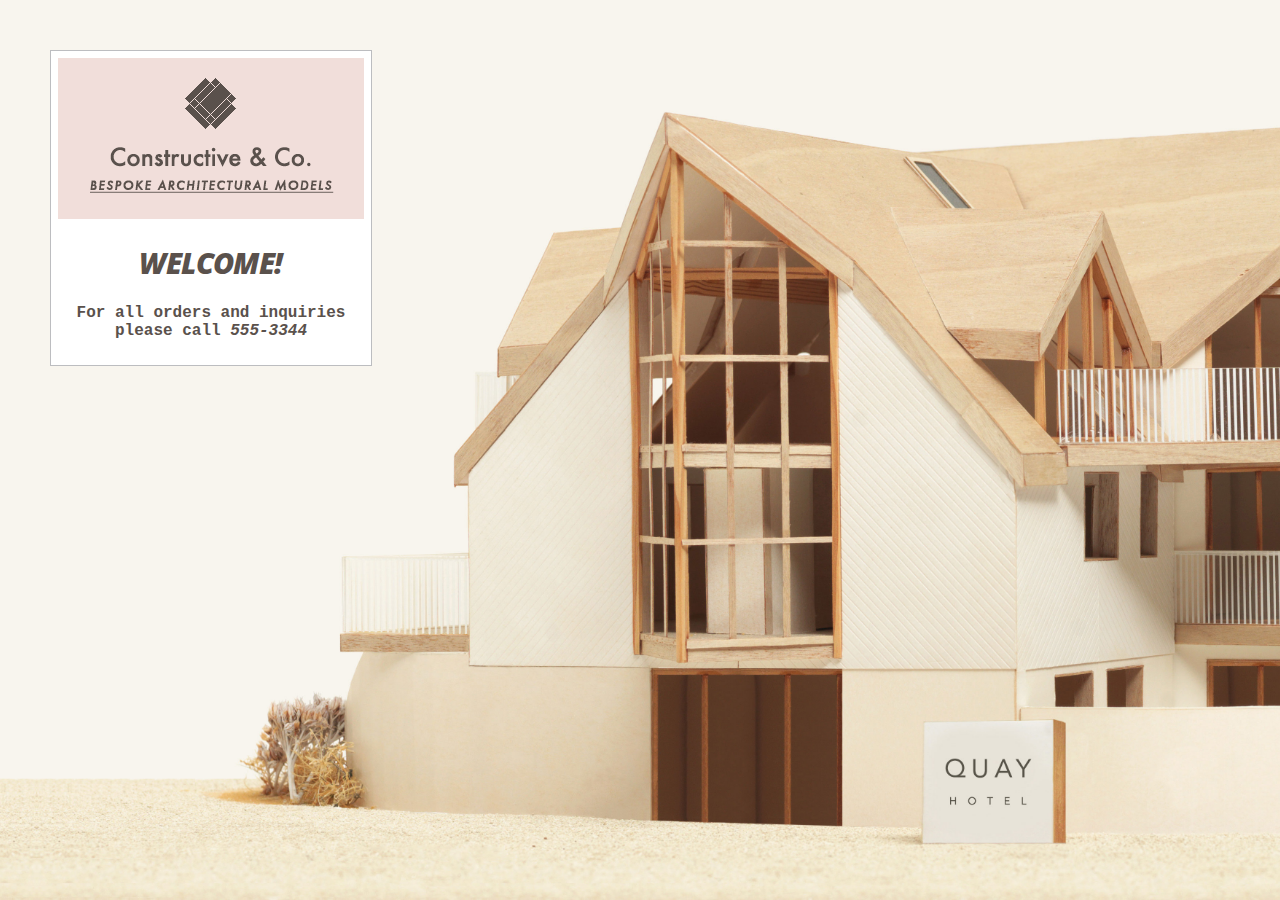
<file: javascript_jquery/add-content.html>
<!DOCTYPE HTML>
<html>
  <head>
    <title>Constructive &amp; Co.</title>
    <link rel="stylesheet" href="css/c01.css" />
  </head>
  <body>
    <h1>Constructive &amp; Co.</h1>
    <script>document.write('<h3>Welcome!</h3>');</script>
    <p>For all orders and inquiries please call <em>555-3344</em></p>
  </body>
</html>
</file>
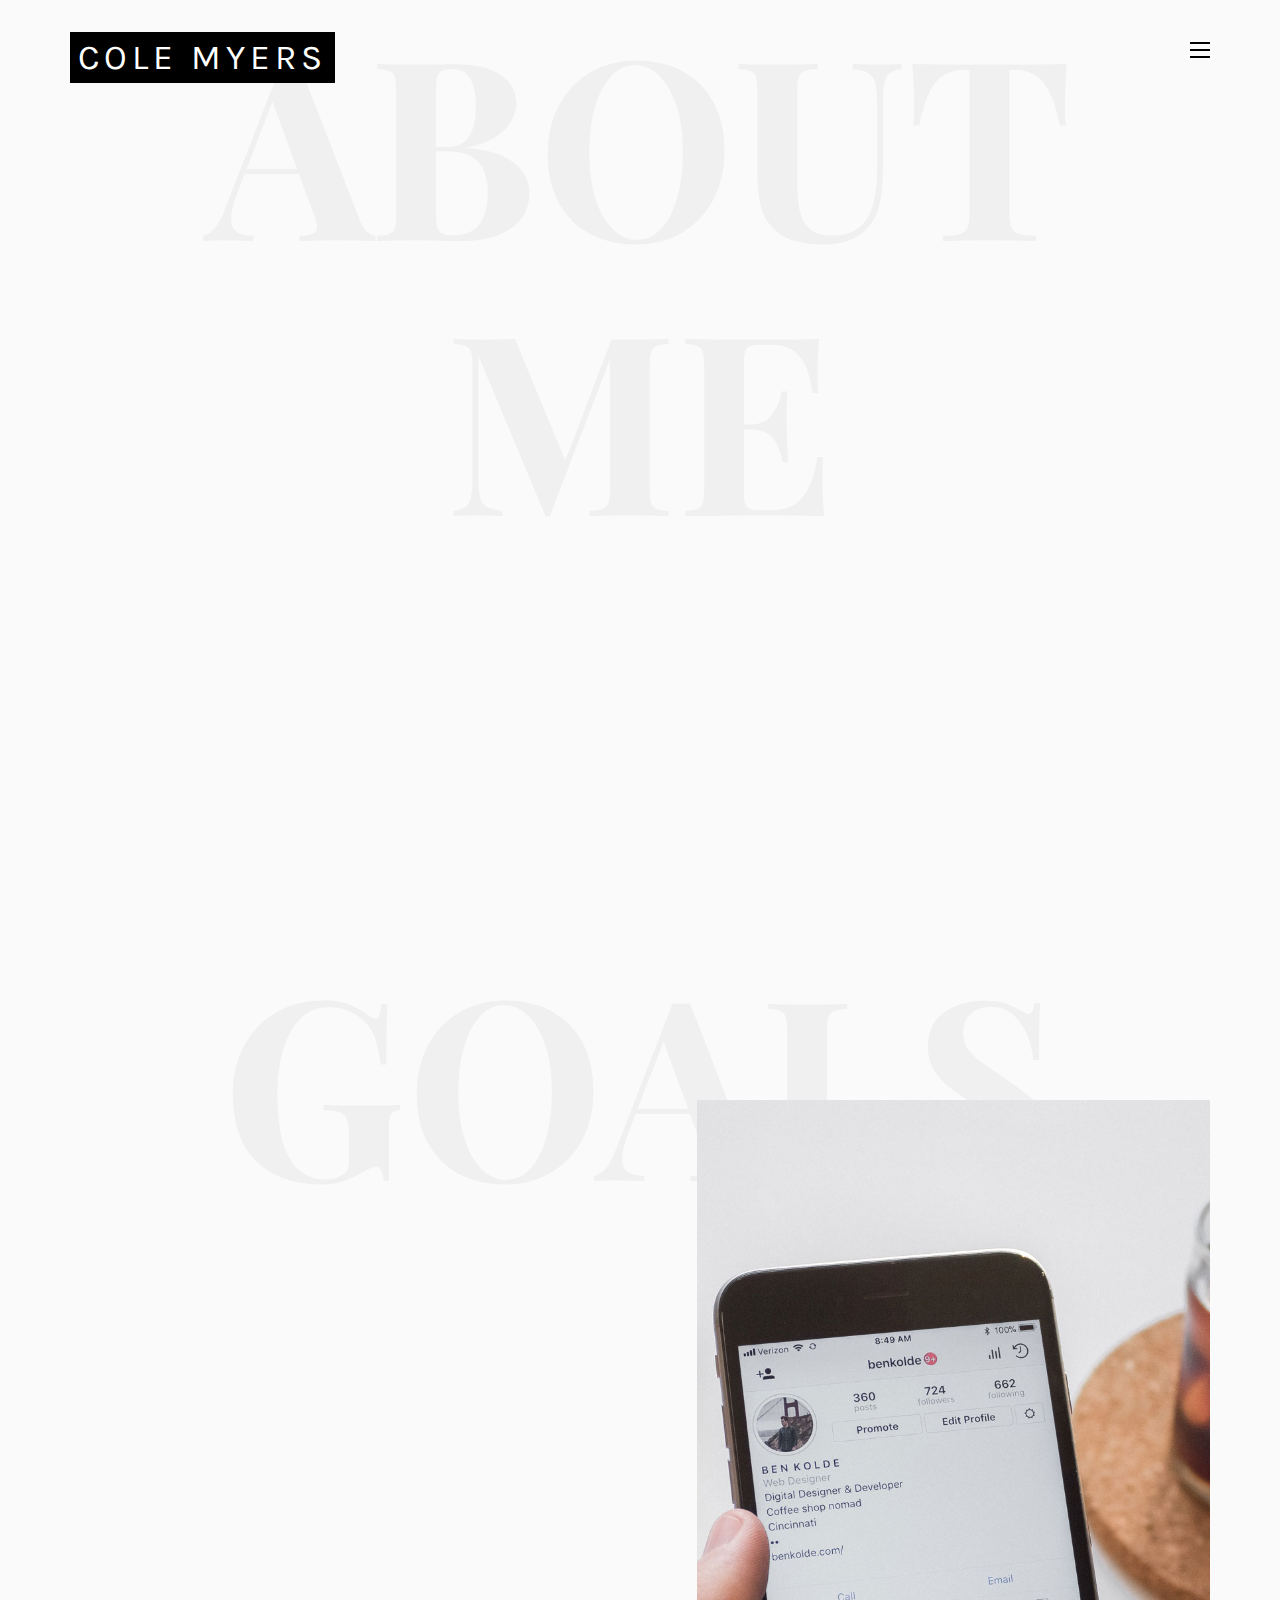
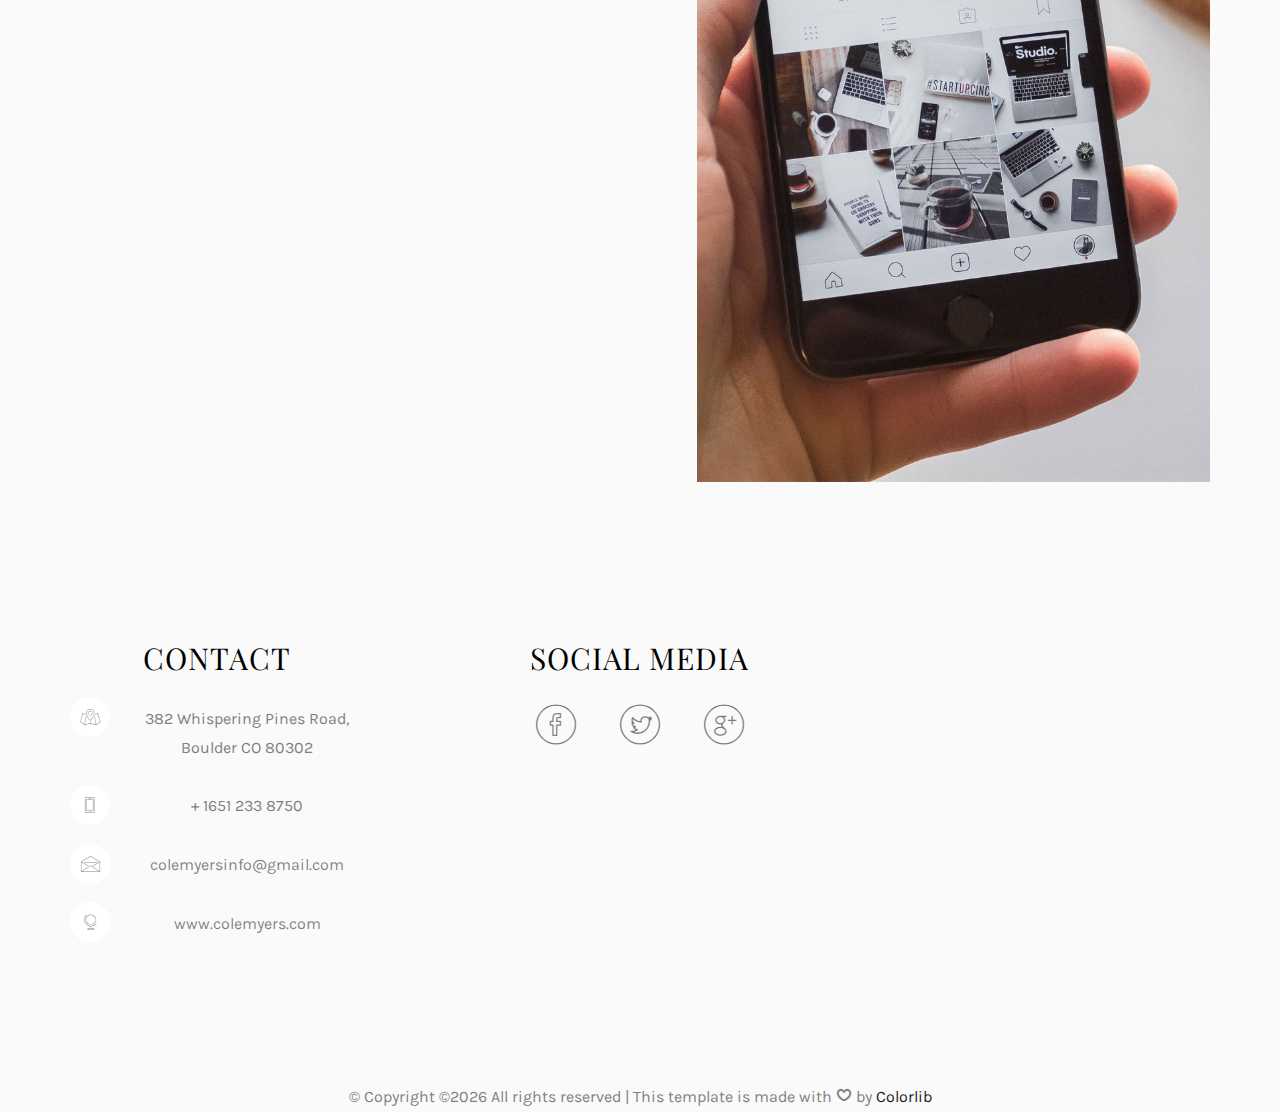
<file: website/about.html>
<!DOCTYPE HTML>
<html>
	<head>
	<meta charset="utf-8">
	<meta http-equiv="X-UA-Compatible" content="IE=edge">
	<title>Cole Myers</title>
	<meta name="viewport" content="width=device-width, initial-scale=1">
	<meta name="description" content="" />
	<meta name="keywords" content="" />
	<meta name="author" content="" />

  <!-- Facebook and Twitter integration -->
	<meta property="og:title" content=""/>
	<meta property="og:image" content=""/>
	<meta property="og:url" content=""/>
	<meta property="og:site_name" content=""/>
	<meta property="og:description" content=""/>
	<meta name="twitter:title" content="" />
	<meta name="twitter:image" content="" />
	<meta name="twitter:url" content="" />
	<meta name="twitter:card" content="" />

	<!-- Place favicon.ico and apple-touch-icon.png in the root directory -->
	<link rel="shortcut icon" href="favicon.ico">

	<link href="https://fonts.googleapis.com/css?family=Karla:400,700" rel="stylesheet">
	<link href="https://fonts.googleapis.com/css?family=Playfair+Display:400,400i,700" rel="stylesheet">
	
	<!-- Animate.css -->
	<link rel="stylesheet" href="css/animate.css">
	<!-- Icomoon Icon Fonts-->
	<link rel="stylesheet" href="css/icomoon.css">
	<!-- Bootstrap  -->
	<link rel="stylesheet" href="css/bootstrap.css">
	<!-- Owl Carousel -->
	<link rel="stylesheet" href="css/owl.carousel.min.css">
	<link rel="stylesheet" href="css/owl.theme.default.min.css">
	<!-- Magnific Popup -->
	<link rel="stylesheet" href="css/magnific-popup.css">

	<link rel="stylesheet" href="css/style.css">


	<!-- Modernizr JS -->
	<script src="js/modernizr-2.6.2.min.js"></script>
	<!-- FOR IE9 below -->
	<!--[if lt IE 9]>
	<script src="js/respond.min.js"></script>
	<![endif]-->

	</head>
	<body>

	<nav id="colorlib-main-nav" role="navigation">
		<a href="#" class="js-colorlib-nav-toggle colorlib-nav-toggle active"><i></i></a>
		<div class="js-fullheight colorlib-table">
			<div class="colorlib-table-cell js-fullheight">
				<div class="row">
					<div class="col-md-12">
						<div class="form-group">
							<input type="text" class="form-control" id="search" placeholder="Enter any key to search...">
							<button type="submit" class="btn btn-primary"><i class="icon-search3"></i></button>
						</div>
					</div>
				</div>
				<div class="row">
					<div class="col-md-12">
						<ul>
							<li><a href="index.html">Home</a></li>
							<li><a href="services.html">Services</a></li>
							<li><a href="work.html">Work</a></li>
							<li class="active"><a href="about.html">About</a></li>
							<li><a href="contact.html">Contact</a></li>
						</ul>
					</div>
				</div>
			</div>
		</div>
	</nav>
	
	<div id="colorlib-page">
		<header>
			<div class="container">
				<div class="row">
					<div class="col-md-12">
						<div class="colorlib-navbar-brand">
							<a class="colorlib-logo" href="index.html"><span>Cole Myers</span></a>
						</div>
						<a href="#" class="js-colorlib-nav-toggle colorlib-nav-toggle"><i></i></a>
					</div>
				</div>
			</div>
		</header>
		<div id="colorlib-about">
			<div class="container">
				<div class="row text-center">
					<h2 class="bold">ABOUT ME</h2>
				</div>
				<div class="row row-padded-bottom">
					<div class="col-md-5 animate-box">
						<img class="img-responsive about-img" src="images/about.jpg" alt="html5 bootstrap template by colorlib.com">
					</div>
					<div class="col-md-6 col-md-push-1 animate-box">
						<div class="about-desc">
							<h2><span>Cole</span><span>Myers</span></h2>
							<div class="desc">
								<p>I am a entry level web developer working both front and back end in addition to having a strong background in both software development and database systems.</p>
								<p class="colorlib-social-icons">
									<a href="#"><i class="icon-facebook4"></i></a>
									<a href="#"><i class="icon-twitter3"></i></a>
									<a href="#"><i class="icon-googleplus"></i></a>
								</p>
								<p><a href="work.html" class="btn btn-primary btn-outline">MY WORK</a></p>
							</div>
						</div>
					</div>
				</div>
			</div>
		</div>
		<div id="colorlib-services">
			<div class="container">
				<div class="row text-center">
					<h2 class="bold">GOALS</h2>
				</div>
				<div class="row">
					<div class="col-md-12">
						<div class="services-flex">
							<div class="one-third">
								<div class="row">
									<div class="col-md-12 col-md-offset-0 animate-box intro-heading">
										<span>Target</span>
										<h2>Goals</h2>
										<p>A small river named Duden flows by their place and supplies it with the necessary regelialia. It is a paradisematic country, in which roasted parts of sentences fly into your mouth.</p>
									</div>
								</div>
								<div class="row">
									<div class="col-md-12">
										<div class="services animate-box">
											<h3>1 - High Quality Theme</h3>
											<p>Even the all-powerful Pointing has no control about the blind texts it is an almost unorthographic life One day however a small line of blind text by the name of Lorem Ipsum decided to leave for the far World of Grammar.</p>
										</div>
										<div class="services animate-box">
											<h3>2 - Customer Satisfaction</h3>
											<p>Even the all-powerful Pointing has no control about the blind texts it is an almost unorthographic life One day however a small line of blind text by the name of Lorem Ipsum decided to leave for the far World of Grammar.</p>
										</div>
										<div class="services animate-box">
											<h3>3 - Well Mentained Sites</h3>
											<p>Even the all-powerful Pointing has no control about the blind texts it is an almost unorthographic life One day however a small line of blind text by the name of Lorem Ipsum decided to leave for the far World of Grammar.</p>
										</div>
									</div>
								</div>
							</div>
							<div class="one-forth services-img" style="background-image: url(images/services-img-1.jpg);">
							</div>
						</div>
					</div>
				</div>
			</div>
		</div>


		<footer>
			<div id="footer">
				<div class="container">
					<div class="row">
						<div class="col-md-4 col-pb-sm">
							<div class="row">
								<div class="col-md-10">
									<h2>CONTACT</h2>
									<ul class="contact-info">
										<li><span><i class="icon-map5"></i></span>382 Whispering Pines Road, Boulder CO 80302</li>
										<li><span><i class="icon-phone4"></i></span>+ 1651 233 8750</li>
										<li><span><i class="icon-envelope2"></i></span><a href="#">colemyersinfo@gmail.com</a></li>
										<li><span><i class="icon-globe3"></i></span><a href="#">www.colemyers.com</a></li>
									</ul>
								</div>
							</div>
						</div>
						<div class="col-md-4 col-pb-sm">
							<h2>SOCIAL MEDIA</h2>
							<p class="colorlib-social-icons">
								<a href="#"><i class="icon-facebook4"></i></a>
								<a href="#"><i class="icon-twitter3"></i></a>
								<a href="#"><i class="icon-googleplus"></i></a>
							</p>
						</div>
					</div>
					<div class="row">
						<div class="col-md-12 text-center">
							<p>
								&copy; <!-- Link back to Colorlib can't be removed. Template is licensed under CC BY 3.0. -->
Copyright &copy;<script>document.write(new Date().getFullYear());</script> All rights reserved | This template is made with <i class="icon-heart4" aria-hidden="true"></i> by <a href="https://colorlib.com" target="_blank">Colorlib</a>
<!-- Link back to Colorlib can't be removed. Template is licensed under CC BY 3.0. -->
							</p>
						</div>
					</div>
				</div>
			</div>
		</footer>
	
	</div>

	<!-- jQuery -->
	<script src="js/jquery.min.js"></script>
	<!-- jQuery Easing -->
	<script src="js/jquery.easing.1.3.js"></script>
	<!-- Bootstrap -->
	<script src="js/bootstrap.min.js"></script>
	<!-- Waypoints -->
	<script src="js/jquery.waypoints.min.js"></script>
	<!-- Owl Carousel -->
	<script src="js/owl.carousel.min.js"></script>
	<!-- Magnific Popup -->
	<script src="js/jquery.magnific-popup.min.js"></script>
	<script src="js/magnific-popup-options.js"></script>

	<!-- Main JS (Do not remove) -->
	<script src="js/main.js"></script>

	</body>
</html>
</file>
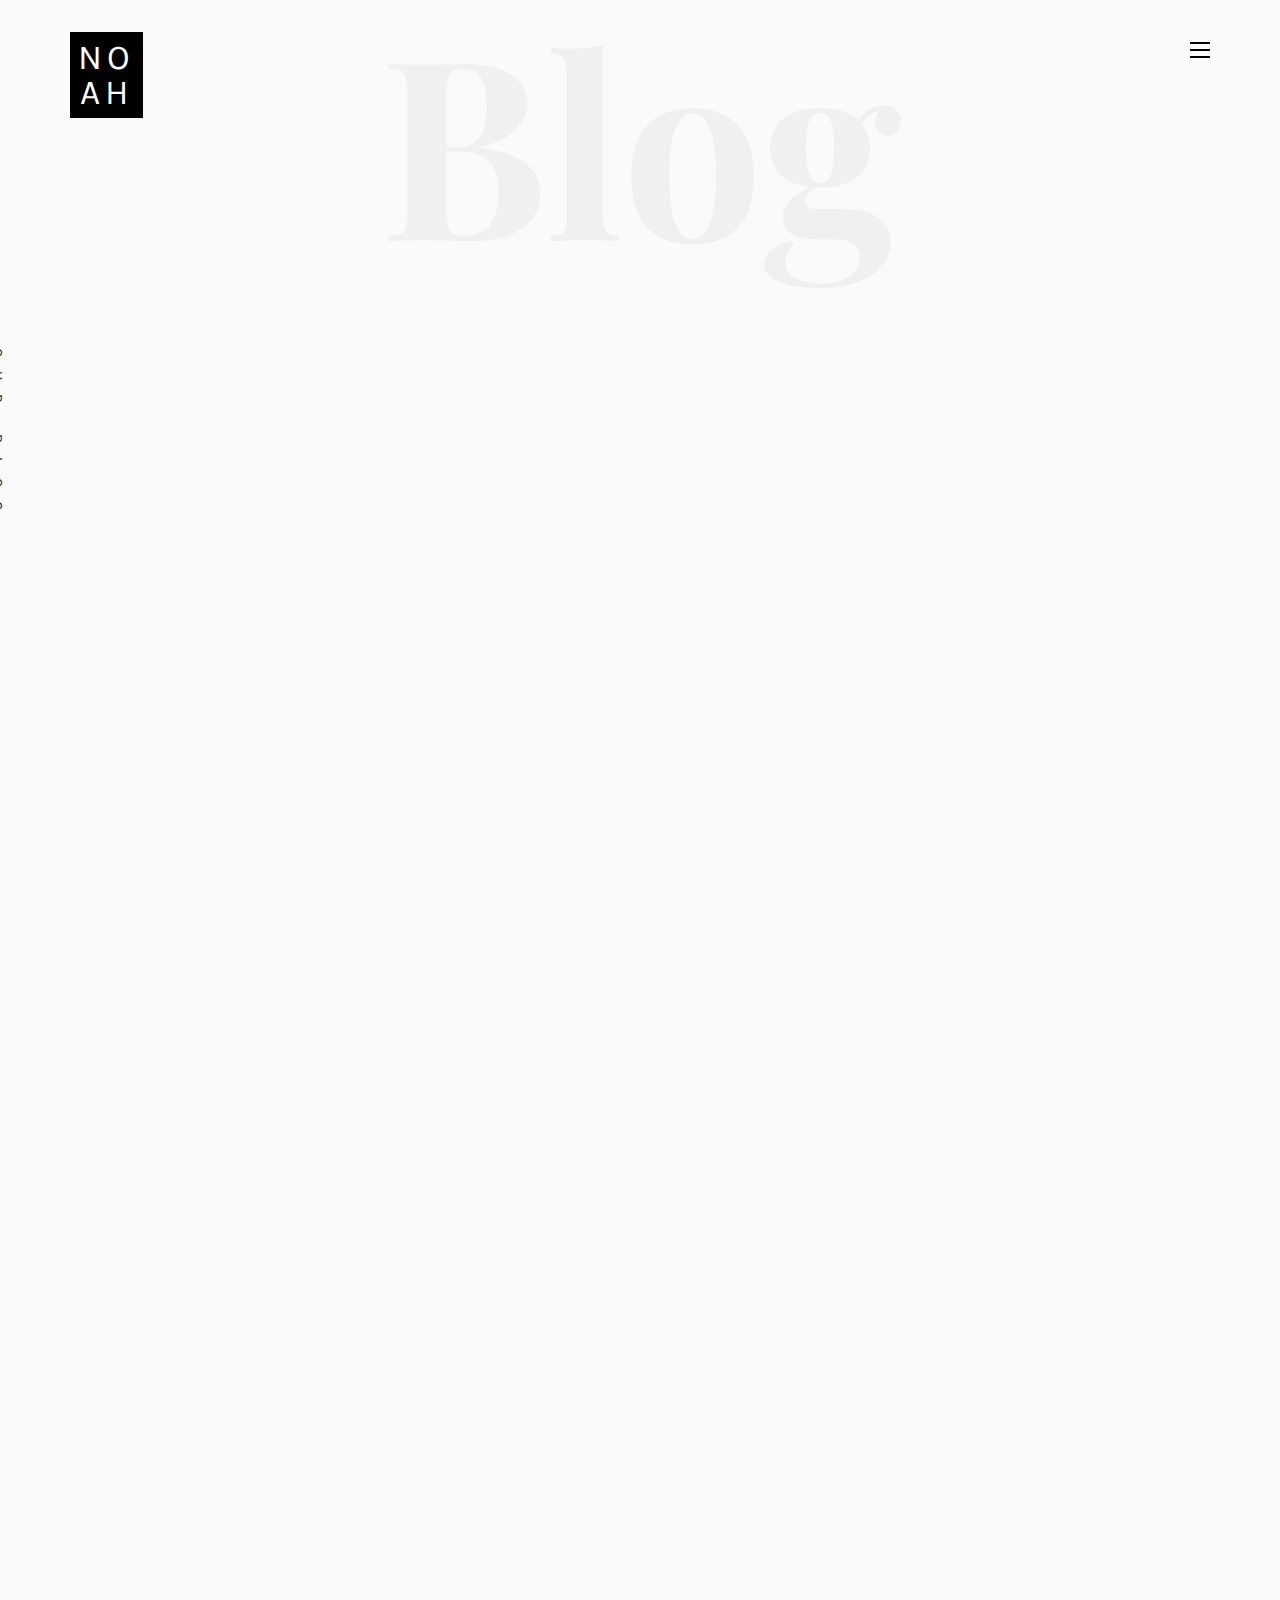
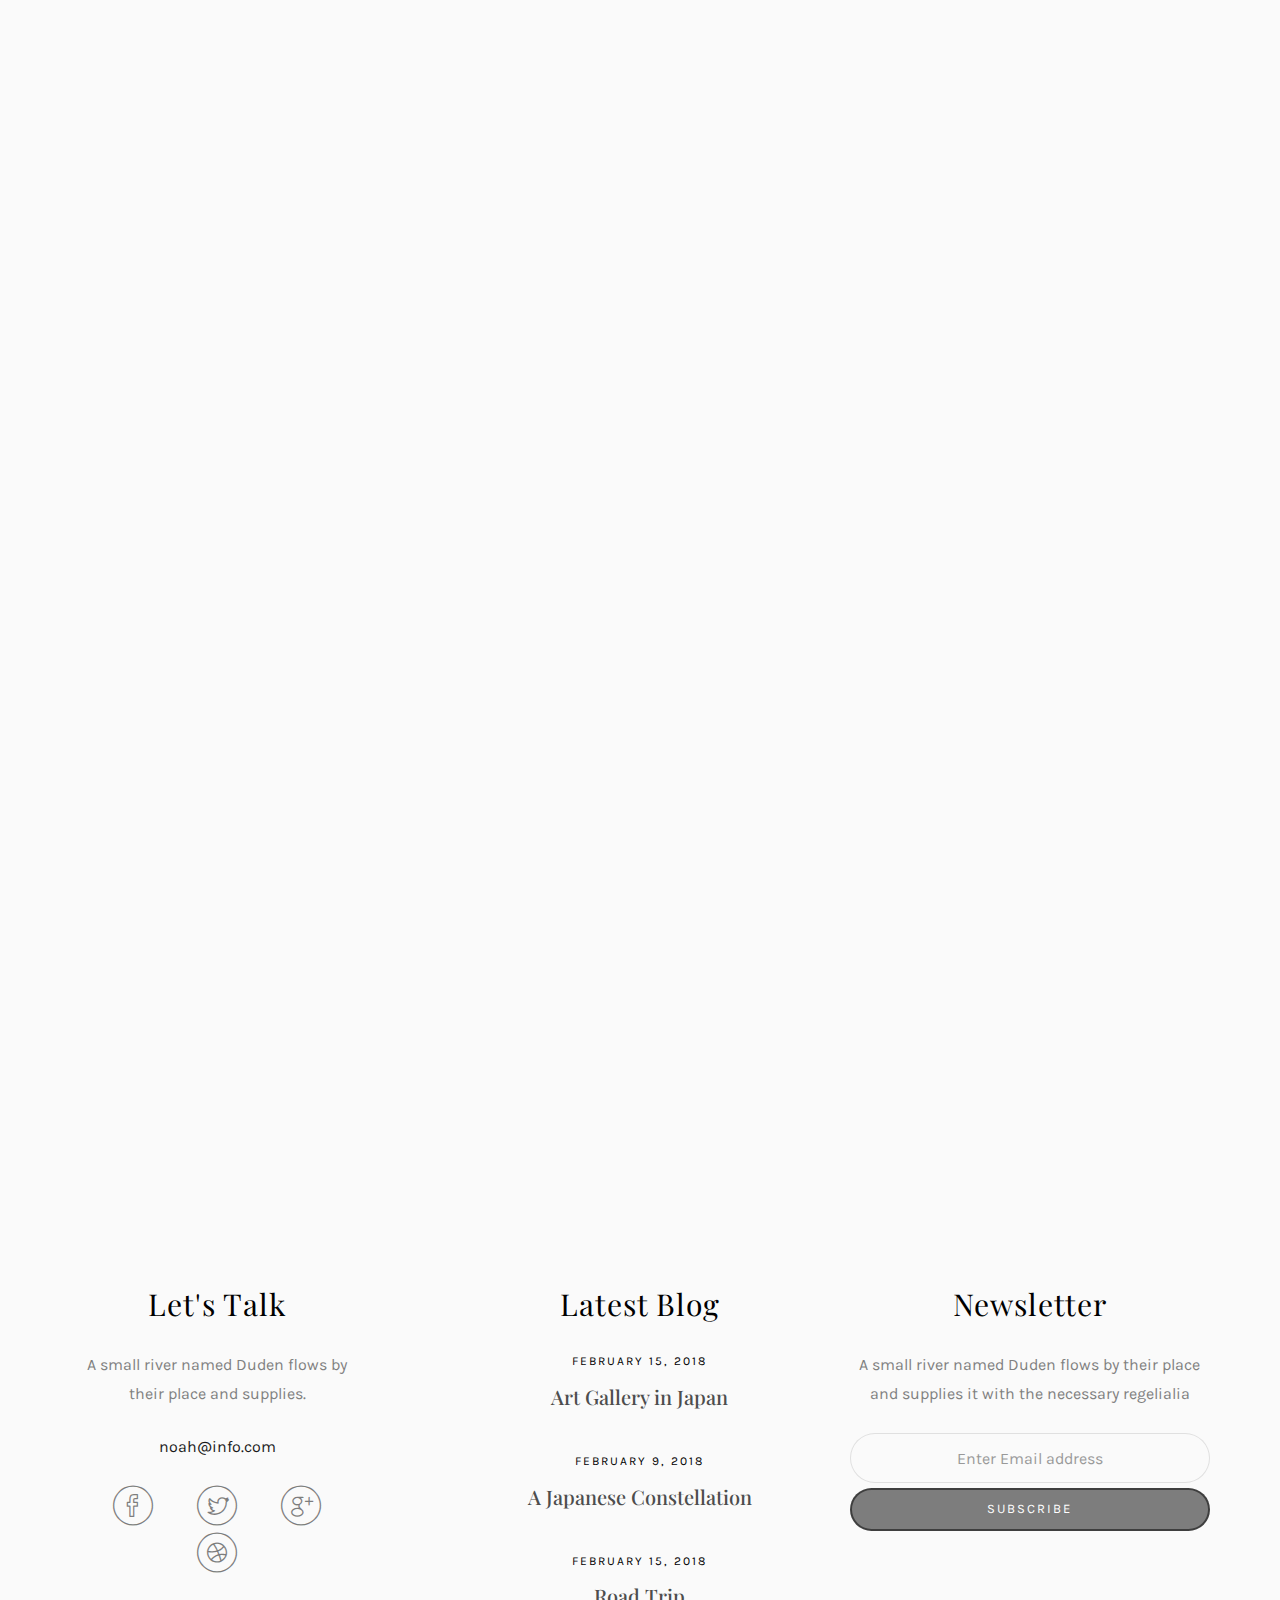
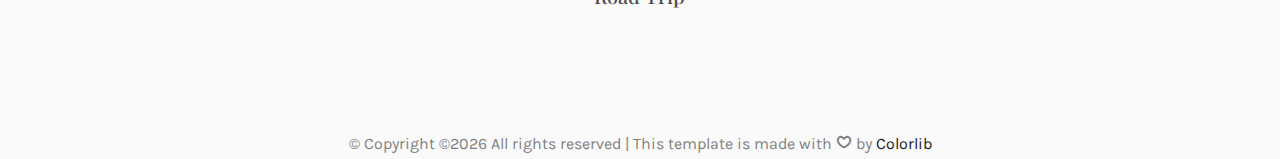
<file: website/blog.html>
<!DOCTYPE HTML>
<html>
	<head>
	<meta charset="utf-8">
	<meta http-equiv="X-UA-Compatible" content="IE=edge">
	<title>Noah Template</title>
	<meta name="viewport" content="width=device-width, initial-scale=1">
	<meta name="description" content="" />
	<meta name="keywords" content="" />
	<meta name="author" content="" />

  <!-- Facebook and Twitter integration -->
	<meta property="og:title" content=""/>
	<meta property="og:image" content=""/>
	<meta property="og:url" content=""/>
	<meta property="og:site_name" content=""/>
	<meta property="og:description" content=""/>
	<meta name="twitter:title" content="" />
	<meta name="twitter:image" content="" />
	<meta name="twitter:url" content="" />
	<meta name="twitter:card" content="" />

	<!-- Place favicon.ico and apple-touch-icon.png in the root directory -->
	<link rel="shortcut icon" href="favicon.ico">

	<link href="https://fonts.googleapis.com/css?family=Karla:400,700" rel="stylesheet">
	<link href="https://fonts.googleapis.com/css?family=Playfair+Display:400,400i,700" rel="stylesheet">
	
	<!-- Animate.css -->
	<link rel="stylesheet" href="css/animate.css">
	<!-- Icomoon Icon Fonts-->
	<link rel="stylesheet" href="css/icomoon.css">
	<!-- Bootstrap  -->
	<link rel="stylesheet" href="css/bootstrap.css">
	<!-- Owl Carousel -->
	<link rel="stylesheet" href="css/owl.carousel.min.css">
	<link rel="stylesheet" href="css/owl.theme.default.min.css">
	<!-- Magnific Popup -->
	<link rel="stylesheet" href="css/magnific-popup.css">

	<link rel="stylesheet" href="css/style.css">


	<!-- Modernizr JS -->
	<script src="js/modernizr-2.6.2.min.js"></script>
	<!-- FOR IE9 below -->
	<!--[if lt IE 9]>
	<script src="js/respond.min.js"></script>
	<![endif]-->

	</head>
	<body>

	<nav id="colorlib-main-nav" role="navigation">
		<a href="#" class="js-colorlib-nav-toggle colorlib-nav-toggle active"><i></i></a>
		<div class="js-fullheight colorlib-table">
			<div class="colorlib-table-cell js-fullheight">
				<div class="row">
					<div class="col-md-12">
						<div class="form-group">
							<input type="text" class="form-control" id="search" placeholder="Enter any key to search...">
							<button type="submit" class="btn btn-primary"><i class="icon-search3"></i></button>
						</div>
					</div>
				</div>
				<div class="row">
					<div class="col-md-12">
						<ul>
							<li><a href="index.html">Home</a></li>
							<li><a href="services.html">Services</a></li>
							<li><a href="work.html">Work</a></li>
							<li class="active"><a href="blog.html">Blog</a></li>
							<li><a href="about.html">About</a></li>
							<li><a href="contact.html">Contact</a></li>
						</ul>
					</div>
				</div>
				<div class="row">
					<div class="col-md-12">
						<h2 class="head-title">Works</h2>
						<a href="images/work-1.jpg" class="gallery image-popup-link text-center" style="background-image: url(images/work-1.jpg);">
							<span><i class="icon-search3"></i></span>
						</a>
						<a href="images/work-2.jpg" class="gallery image-popup-link text-center" style="background-image: url(images/work-2.jpg);">
							<span><i class="icon-search3"></i></span>
						</a>
						<a href="images/work-3.jpg" class="gallery image-popup-link text-center" style="background-image: url(images/work-3.jpg);">
							<span><i class="icon-search3"></i></span>
						</a>
						<a href="images/work-4.jpg" class="gallery image-popup-link text-center" style="background-image: url(images/work-4.jpg);">
							<span><i class="icon-search3"></i></span>
						</a>
					</div>
				</div>
			</div>
		</div>
	</nav>
	
	<div id="colorlib-page">
		<header>
			<div class="container">
				<div class="row">
					<div class="col-md-12">
						<div class="colorlib-navbar-brand">
							<a class="colorlib-logo" href="index.html"><span>No</span><span>ah</span></a>
						</div>
						<a href="#" class="js-colorlib-nav-toggle colorlib-nav-toggle"><i></i></a>
					</div>
				</div>
			</div>
		</header>
		
		<div id="colorlib-blog">
			<div class="container">
				<div class="row text-center">
					<h2 class="bold">Blog</h2>
				</div>
				<div class="row">
					<div class="col-md-12 col-md-offset-0 text-center animate-box intro-heading">
						<span>Blog</span>
						<h2>Read Our Case</h2>
					</div>
				</div>
				<div class="row">
					<div class="col-md-12">
						<div class="rotate">
							<h2 class="heading">Our Blog</h2>
						</div>
					</div>
				</div>
				<div class="row">
					<div class="col-md-4">
						<div class="article animate-box">
							<a href="blog.html" class="blog-img">
								<img class="img-responsive" src="images/img-1.jpg" alt="html5 bootstrap by colorlib.com">
								<div class="overlay"></div>
								<div class="link">
									<span class="read">Read more</h2>
								</div>
							</a>
							<div class="desc">
								<span class="meta">15, Feb 2018</span>
								<h2><a href="blog.html">A Japanese Constellation</a></h2>
								<p>When she reached the first hills of the Italic Mountains, she had a last view back on the skyline of her hometown Bookmarksgrove</p>
							</div>
						</div>

						<div class="article animate-box">
							<a href="blog.html" class="blog-img">
								<img class="img-responsive" src="images/img-4.jpg" alt="html5 bootstrap by colorlib.com">
								<div class="overlay"></div>
								<div class="link">
									<span class="read">Read more</h2>
								</div>
							</a>
							<div class="desc">
								<span class="meta">15, Feb 2018</span>
								<h2><a href="blog.html">A Japanese Constellation</a></h2>
								<p>When she reached the first hills of the Italic Mountains, she had a last view back on the skyline of her hometown Bookmarksgrove</p>
							</div>
						</div>

						<div class="article animate-box">
							<a href="blog.html" class="blog-img">
								<img class="img-responsive" src="images/img-7.jpg" alt="html5 bootstrap by colorlib.com">
								<div class="overlay"></div>
								<div class="link">
									<span class="read">Read more</h2>
								</div>
							</a>
							<div class="desc">
								<span class="meta">15, Feb 2018</span>
								<h2><a href="blog.html">A Japanese Constellation</a></h2>
								<p>When she reached the first hills of the Italic Mountains, she had a last view back on the skyline of her hometown Bookmarksgrove</p>
							</div>
						</div>
					</div>


					<div class="col-md-4">
						<div class="article animate-box">
							<a href="blog.html" class="blog-img">
								<img class="img-responsive" src="images/img-2.jpg" alt="html5 bootstrap by colorlib.com">
								<div class="overlay"></div>
								<div class="link">
									<span class="read">Read more</h2>
								</div>
							</a>
							<div class="desc">
								<span class="meta">15, Feb 2018</span>
								<h2><a href="blog.html">A Japanese Constellation</a></h2>
								<p>When she reached the first hills of the Italic Mountains, she had a last view back on the skyline of her hometown Bookmarksgrove</p>
							</div>
						</div>
						
						<div class="article animate-box">
							<a href="blog.html" class="blog-img">
								<img class="img-responsive" src="images/img-5.jpg" alt="html5 bootstrap by colorlib.com">
								<div class="overlay"></div>
								<div class="link">
									<span class="read">Read more</h2>
								</div>
							</a>
							<div class="desc">
								<span class="meta">15, Feb 2018</span>
								<h2><a href="blog.html">A Japanese Constellation</a></h2>
								<p>When she reached the first hills of the Italic Mountains, she had a last view back on the skyline of her hometown Bookmarksgrove</p>
							</div>
						</div>

						<div class="article animate-box">
							<a href="blog.html" class="blog-img">
								<img class="img-responsive" src="images/img-8.jpg" alt="html5 bootstrap by colorlib.com">
								<div class="overlay"></div>
								<div class="link">
									<span class="read">Read more</h2>
								</div>
							</a>
							<div class="desc">
								<span class="meta">15, Feb 2018</span>
								<h2><a href="blog.html">A Japanese Constellation</a></h2>
								<p>When she reached the first hills of the Italic Mountains, she had a last view back on the skyline of her hometown Bookmarksgrove</p>
							</div>
						</div>
					</div>


					<div class="col-md-4">
						<div class="article animate-box">
							<a href="blog.html" class="blog-img">
								<img class="img-responsive" src="images/img-3.jpg" alt="html5 bootstrap by colorlib.com">
								<div class="overlay"></div>
								<div class="link">
									<span class="read">Read more</h2>
								</div>
							</a>
							<div class="desc">
								<span class="meta">15, Feb 2018</span>
								<h2><a href="blog.html">A Japanese Constellation</a></h2>
								<p>When she reached the first hills of the Italic Mountains, she had a last view back on the skyline of her hometown Bookmarksgrove</p>
							</div>
						</div>

						<div class="article animate-box">
							<a href="blog.html" class="blog-img">
								<img class="img-responsive" src="images/img-6.jpg" alt="html5 bootstrap by colorlib.com">
								<div class="overlay"></div>
								<div class="link">
									<span class="read">Read more</h2>
								</div>
							</a>
							<div class="desc">
								<span class="meta">15, Feb 2018</span>
								<h2><a href="blog.html">A Japanese Constellation</a></h2>
								<p>When she reached the first hills of the Italic Mountains, she had a last view back on the skyline of her hometown Bookmarksgrove</p>
							</div>
						</div>

						<div class="article animate-box">
							<a href="blog.html" class="blog-img">
								<img class="img-responsive" src="images/img-9.jpg" alt="html5 bootstrap by colorlib.com">
								<div class="overlay"></div>
								<div class="link">
									<span class="read">Read more</h2>
								</div>
							</a>
							<div class="desc">
								<span class="meta">15, Feb 2018</span>
								<h2><a href="blog.html">A Japanese Constellation</a></h2>
								<p>When she reached the first hills of the Italic Mountains, she had a last view back on the skyline of her hometown Bookmarksgrove</p>
							</div>
						</div>
					</div>
				</div>
			</div>
		</div>


		<footer>
			<div id="footer">
				<div class="container">
					<div class="row">
						<div class="col-md-4 col-pb-sm">
							<div class="row">
								<div class="col-md-10">
									<h2>Let's Talk</h2>
									<p>A small river named Duden flows by their place and supplies.</p>
									<p><a href="#">noah@info.com</a></p>
									<p class="colorlib-social-icons">
										<a href="#"><i class="icon-facebook4"></i></a>
										<a href="#"><i class="icon-twitter3"></i></a>
										<a href="#"><i class="icon-googleplus"></i></a>
										<a href="#"><i class="icon-dribbble2"></i></a>
									</p>
								</div>
							</div>
						</div>
						<div class="col-md-4 col-pb-sm">
							<h2>Latest Blog</h2>
							<div class="f-entry">
								<a href="#" class="featured-img" style="background-image: url(images/img-1.jpg);"></a>
								<div class="desc">
									<span>February 15, 2018</span>
									<h3><a href="#">Art Gallery in Japan</a></h3>
								</div>
							</div>
							<div class="f-entry">
								<a href="#" class="featured-img" style="background-image: url(images/img-2.jpg);"></a>
								<div class="desc">
									<span>February 9, 2018</span>
									<h3><a href="#">A Japanese Constellation</a></h3>
								</div>
							</div>
							<div class="f-entry">
								<a href="#" class="featured-img" style="background-image: url(images/img-3.jpg);"></a>
								<div class="desc">
									<span>February 15, 2018</span>
									<h3><a href="#">Road Trip</a></h3>
								</div>
							</div>
						</div>
						<div class="col-md-4 col-pb-sm">
							<h2>Newsletter</h2>
							<p>A small river named Duden flows by their place and supplies it with the necessary regelialia</p>
							<div class="subscribe text-center">
								<div class="form-group">
									<input type="text" class="form-control text-center" placeholder="Enter Email address">
									<input type="submit" value="Subscribe" class="btn btn-primary btn-custom">
								</div>
							</div>
						</div>
					</div>
					<div class="row">
						<div class="col-md-12 text-center">
							<p>
								&copy; <!-- Link back to Colorlib can't be removed. Template is licensed under CC BY 3.0. -->
Copyright &copy;<script>document.write(new Date().getFullYear());</script> All rights reserved | This template is made with <i class="icon-heart4" aria-hidden="true"></i> by <a href="https://colorlib.com" target="_blank">Colorlib</a>
<!-- Link back to Colorlib can't be removed. Template is licensed under CC BY 3.0. -->
							</p>
						</div>
					</div>
				</div>
			</div>
		</footer>
	
	</div>

	<!-- jQuery -->
	<script src="js/jquery.min.js"></script>
	<!-- jQuery Easing -->
	<script src="js/jquery.easing.1.3.js"></script>
	<!-- Bootstrap -->
	<script src="js/bootstrap.min.js"></script>
	<!-- Waypoints -->
	<script src="js/jquery.waypoints.min.js"></script>
	<!-- Owl Carousel -->
	<script src="js/owl.carousel.min.js"></script>
	<!-- Magnific Popup -->
	<script src="js/jquery.magnific-popup.min.js"></script>
	<script src="js/magnific-popup-options.js"></script>

	<!-- Main JS (Do not remove) -->
	<script src="js/main.js"></script>

	</body>
</html>
</file>
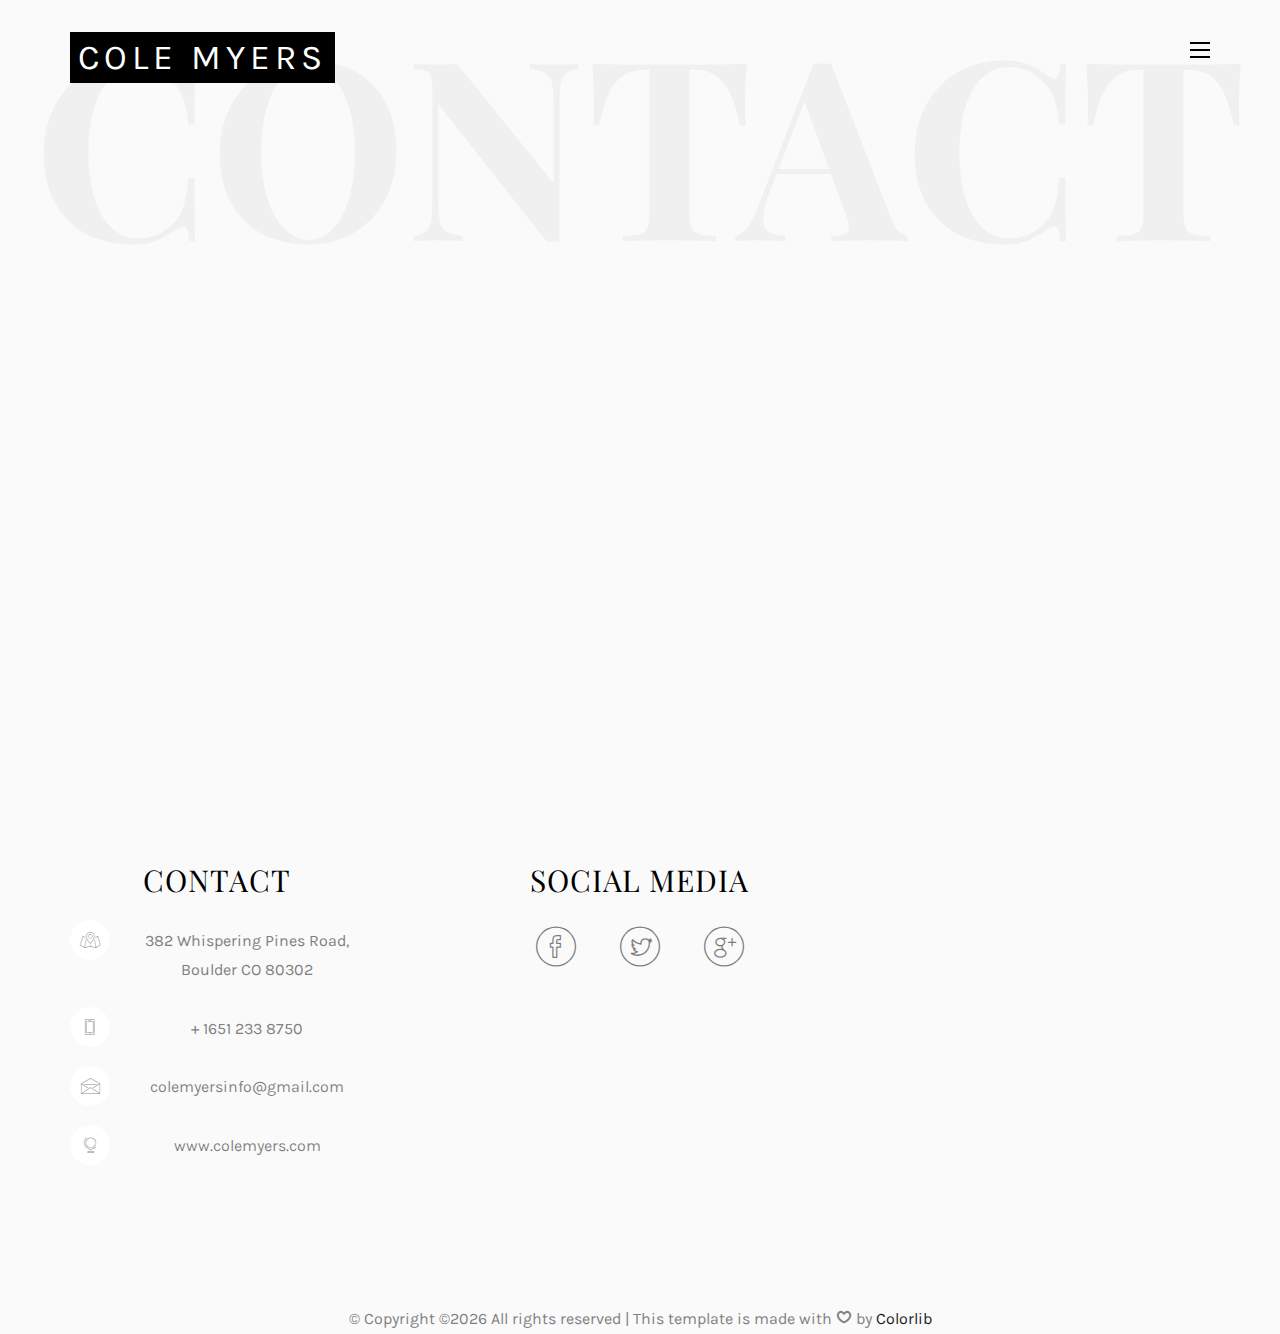
<file: website/contact.html>
<!DOCTYPE HTML>
<html>
	<head>
	<meta charset="utf-8">
	<meta http-equiv="X-UA-Compatible" content="IE=edge">
	<title>Cole Myers</title>
	<meta name="viewport" content="width=device-width, initial-scale=1">
	<meta name="description" content="" />
	<meta name="keywords" content="" />
	<meta name="author" content="" />

  <!-- Facebook and Twitter integration -->
	<meta property="og:title" content=""/>
	<meta property="og:image" content=""/>
	<meta property="og:url" content=""/>
	<meta property="og:site_name" content=""/>
	<meta property="og:description" content=""/>
	<meta name="twitter:title" content="" />
	<meta name="twitter:image" content="" />
	<meta name="twitter:url" content="" />
	<meta name="twitter:card" content="" />

	<!-- Place favicon.ico and apple-touch-icon.png in the root directory -->
	<link rel="shortcut icon" href="favicon.ico">

	<link href="https://fonts.googleapis.com/css?family=Karla:400,700" rel="stylesheet">
	<link href="https://fonts.googleapis.com/css?family=Playfair+Display:400,400i,700" rel="stylesheet">
	
	<!-- Animate.css -->
	<link rel="stylesheet" href="css/animate.css">
	<!-- Icomoon Icon Fonts-->
	<link rel="stylesheet" href="css/icomoon.css">
	<!-- Bootstrap  -->
	<link rel="stylesheet" href="css/bootstrap.css">
	<!-- Owl Carousel -->
	<link rel="stylesheet" href="css/owl.carousel.min.css">
	<link rel="stylesheet" href="css/owl.theme.default.min.css">
	<!-- Magnific Popup -->
	<link rel="stylesheet" href="css/magnific-popup.css">

	<link rel="stylesheet" href="css/style.css">


	<!-- Modernizr JS -->
	<script src="js/modernizr-2.6.2.min.js"></script>
	<!-- FOR IE9 below -->
	<!--[if lt IE 9]>
	<script src="js/respond.min.js"></script>
	<![endif]-->

	</head>
	<body>

	<nav id="colorlib-main-nav" role="navigation">
		<a href="#" class="js-colorlib-nav-toggle colorlib-nav-toggle active"><i></i></a>
		<div class="js-fullheight colorlib-table">
			<div class="colorlib-table-cell js-fullheight">
				<div class="row">
					<div class="col-md-12">
						<div class="form-group">
							<input type="text" class="form-control" id="search" placeholder="Enter any key to search...">
							<button type="submit" class="btn btn-primary"><i class="icon-search3"></i></button>
						</div>
					</div>
				</div>
				<div class="row">
					<div class="col-md-12">
						<ul>
							<li><a href="index.html">Home</a></li>
							<li><a href="services.html">Services</a></li>
							<li><a href="work.html">Work</a></li>
							<li><a href="about.html">About</a></li>
							<li class="active"><a href="contact.html">Contact</a></li>
						</ul>
					</div>
				</div>
			</div>
		</div>
	</nav>
	
	<div id="colorlib-page">
		<header>
			<div class="container">
				<div class="row">
					<div class="col-md-12">
						<div class="colorlib-navbar-brand">
							<a class="colorlib-logo" href="index.html"><span>Cole Myers</span></a>
						</div>
						<a href="#" class="js-colorlib-nav-toggle colorlib-nav-toggle"><i></i></a>
					</div>
				</div>
			</div>
		</header>
		
		<div id="colorlib-contact">
			<div class="container">
				<div class="row text-center">
					<h2 class="bold">CONTACT</h2>
				</div>
				<div class="row">
					<div class="col-md-12 col-md-offset-0 text-center animate-box intro-heading">
						<span>Contact</span>
						<h2>Contact Me</h2>
					</div>
				</div>
				<div class="row">
					<div class="col-md-12 col-md-offset-0">
						<div class="row">
							<div class="col-md-4 animate-box">
								<h3>My info</h3>
								<ul class="contact-info">
									<li><span><i class="icon-map5"></i></span>382 Whispering Pines Road, Boulder CO 80302</li>
									<li><span><i class="icon-phone4"></i></span>+ 1651 233 8750</li>
									<li><span><i class="icon-envelope2"></i></span><a href="#">colemyersinfo@gmail.com</a></li>
									<li><span><i class="icon-globe3"></i></span><a href="#">www.colemyers.com</a></li>
								</ul>
							</div>
							<div class="col-md-7 col-md-push-1 animate-box">
								<div class="row">
									<div class="col-md-12">
										<div class="form-group">
											<textarea name="" class="form-control" id="" cols="30" rows="7" placeholder="Message"></textarea>
										</div>
									</div>
									<div class="col-md-6">
										<div class="form-group">
											<input type="text" class="form-control" placeholder="Name">
										</div>
									</div>
									<div class="col-md-6">
										<div class="form-group">
											<input type="text" class="form-control" placeholder="Email">
										</div>
									</div>
									<div class="col-md-12">
										<div class="form-group">
											<input type="submit" value="Send Message" class="btn btn-primary">
										</div>
									</div>
								</div>
							</div>
						</div>
					</div>
				</div>
			</div>
		</div>


		<footer>
			<div id="footer">
				<div class="container">
					<div class="row">
						<div class="col-md-4 col-pb-sm">
							<div class="row">
								<div class="col-md-10">
									<h2>CONTACT</h2>
									<ul class="contact-info">
										<li><span><i class="icon-map5"></i></span>382 Whispering Pines Road, Boulder CO 80302</li>
										<li><span><i class="icon-phone4"></i></span>+ 1651 233 8750</li>
										<li><span><i class="icon-envelope2"></i></span><a href="#">colemyersinfo@gmail.com</a></li>
										<li><span><i class="icon-globe3"></i></span><a href="#">www.colemyers.com</a></li>
									</ul>
								</div>
							</div>
						</div>
						<div class="col-md-4 col-pb-sm">
							<h2>SOCIAL MEDIA</h2>
							<p class="colorlib-social-icons">
								<a href="#"><i class="icon-facebook4"></i></a>
								<a href="#"><i class="icon-twitter3"></i></a>
								<a href="#"><i class="icon-googleplus"></i></a>
							</p>
						</div>
					</div>
					<div class="row">
						<div class="col-md-12 text-center">
							<p>
								&copy; <!-- Link back to Colorlib can't be removed. Template is licensed under CC BY 3.0. -->
Copyright &copy;<script>document.write(new Date().getFullYear());</script> All rights reserved | This template is made with <i class="icon-heart4" aria-hidden="true"></i> by <a href="https://colorlib.com" target="_blank">Colorlib</a>
<!-- Link back to Colorlib can't be removed. Template is licensed under CC BY 3.0. -->
							</p>
						</div>
					</div>
				</div>
			</div>
		</footer>
	
	</div>

	<!-- jQuery -->
	<script src="js/jquery.min.js"></script>
	<!-- jQuery Easing -->
	<script src="js/jquery.easing.1.3.js"></script>
	<!-- Bootstrap -->
	<script src="js/bootstrap.min.js"></script>
	<!-- Waypoints -->
	<script src="js/jquery.waypoints.min.js"></script>
	<!-- Owl Carousel -->
	<script src="js/owl.carousel.min.js"></script>
	<!-- Magnific Popup -->
	<script src="js/jquery.magnific-popup.min.js"></script>
	<script src="js/magnific-popup-options.js"></script>

	<!-- Main JS (Do not remove) -->
	<script src="js/main.js"></script>

	</body>
</html>
</file>
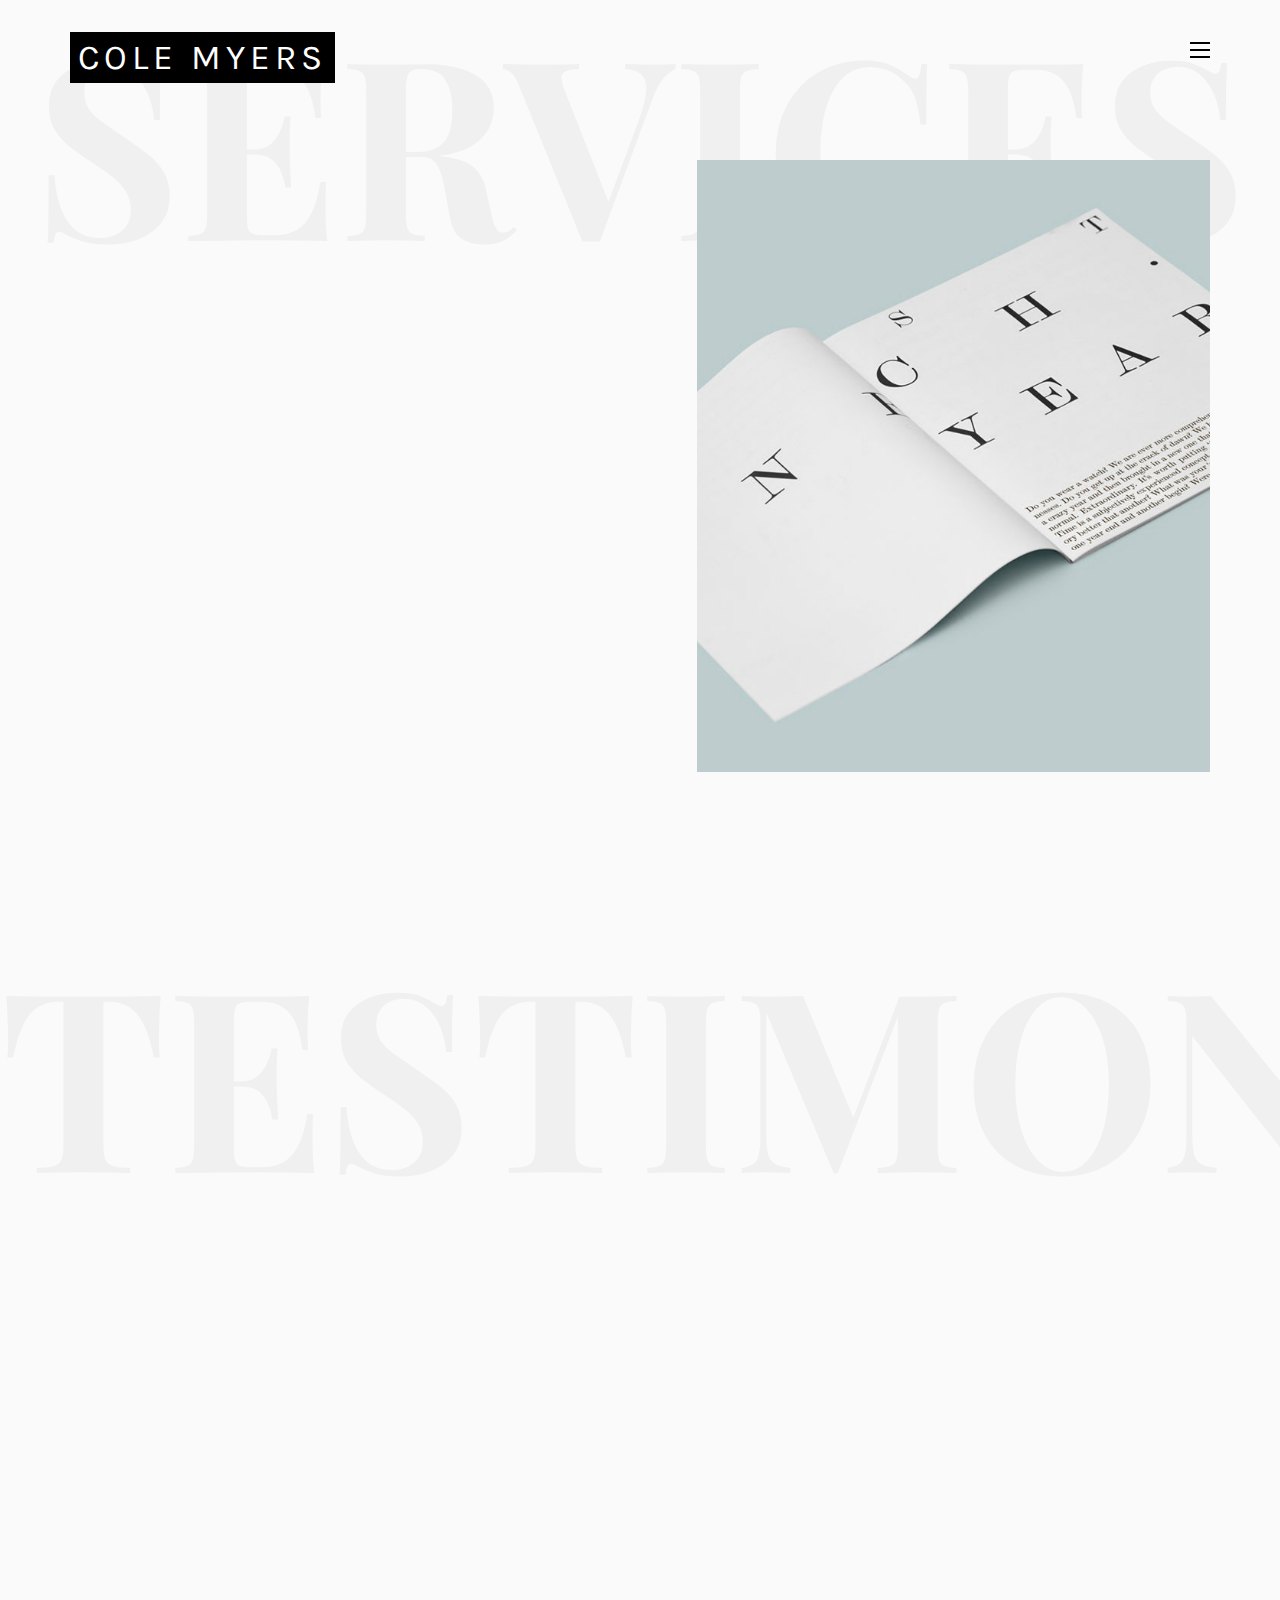
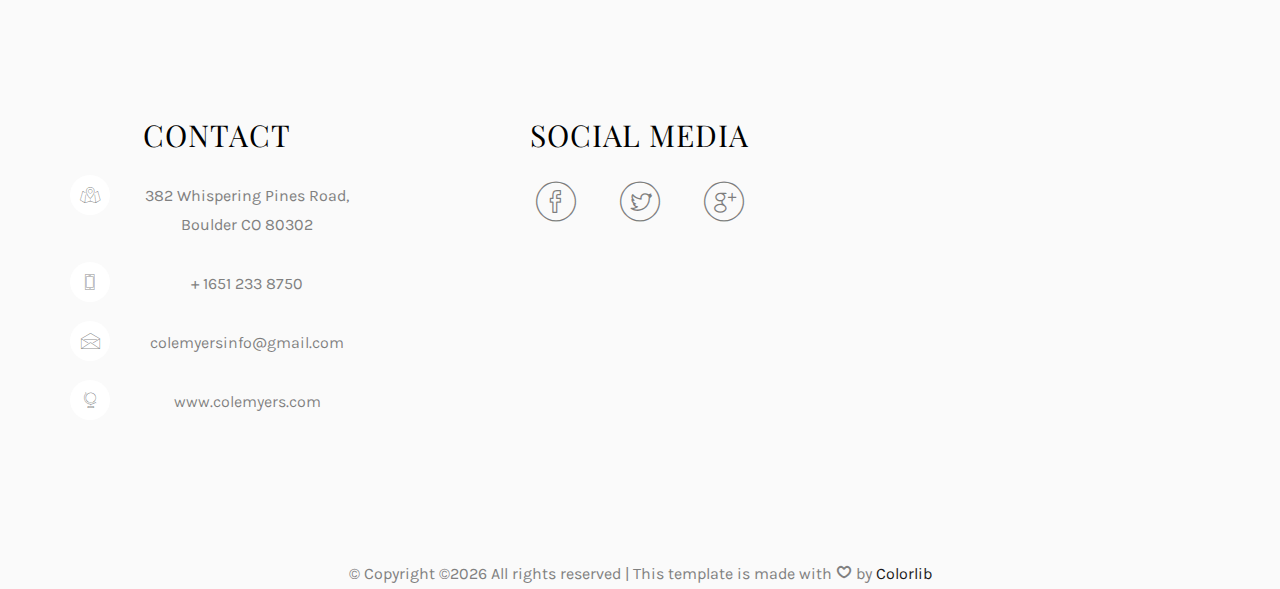
<file: website/services.html>
<!DOCTYPE HTML>
<html>
	<head>
	<meta charset="utf-8">
	<meta http-equiv="X-UA-Compatible" content="IE=edge">
	<title>Cole Myers</title>
	<meta name="viewport" content="width=device-width, initial-scale=1">
	<meta name="description" content="" />
	<meta name="keywords" content="" />
	<meta name="author" content="" />

  <!-- Facebook and Twitter integration -->
	<meta property="og:title" content=""/>
	<meta property="og:image" content=""/>
	<meta property="og:url" content=""/>
	<meta property="og:site_name" content=""/>
	<meta property="og:description" content=""/>
	<meta name="twitter:title" content="" />
	<meta name="twitter:image" content="" />
	<meta name="twitter:url" content="" />
	<meta name="twitter:card" content="" />

	<!-- Place favicon.ico and apple-touch-icon.png in the root directory -->
	<link rel="shortcut icon" href="favicon.ico">

	<link href="https://fonts.googleapis.com/css?family=Karla:400,700" rel="stylesheet">
	<link href="https://fonts.googleapis.com/css?family=Playfair+Display:400,400i,700" rel="stylesheet">
	
	<!-- Animate.css -->
	<link rel="stylesheet" href="css/animate.css">
	<!-- Icomoon Icon Fonts-->
	<link rel="stylesheet" href="css/icomoon.css">
	<!-- Bootstrap  -->
	<link rel="stylesheet" href="css/bootstrap.css">
	<!-- Owl Carousel -->
	<link rel="stylesheet" href="css/owl.carousel.min.css">
	<link rel="stylesheet" href="css/owl.theme.default.min.css">
	<!-- Magnific Popup -->
	<link rel="stylesheet" href="css/magnific-popup.css">

	<link rel="stylesheet" href="css/style.css">


	<!-- Modernizr JS -->
	<script src="js/modernizr-2.6.2.min.js"></script>
	<!-- FOR IE9 below -->
	<!--[if lt IE 9]>
	<script src="js/respond.min.js"></script>
	<![endif]-->

	</head>
	<body>

	<nav id="colorlib-main-nav" role="navigation">
		<a href="#" class="js-colorlib-nav-toggle colorlib-nav-toggle active"><i></i></a>
		<div class="js-fullheight colorlib-table">
			<div class="colorlib-table-cell js-fullheight">
				<div class="row">
					<div class="col-md-12">
						<div class="form-group">
							<input type="text" class="form-control" id="search" placeholder="Enter any key to search...">
							<button type="submit" class="btn btn-primary"><i class="icon-search3"></i></button>
						</div>
					</div>
				</div>
				<div class="row">
					<div class="col-md-12">
						<ul>
							<li><a href="index.html">Home</a></li>
							<li class="active"><a href="services.html">Services</a></li>
							<li><a href="work.html">Work</a></li>
							<li><a href="about.html">About</a></li>
							<li><a href="contact.html">Contact</a></li>
						</ul>
					</div>
				</div>
			</div>
		</div>
	</nav>
	
	<div id="colorlib-page">
		<header>
			<div class="container">
				<div class="row">
					<div class="col-md-12">
						<div class="colorlib-navbar-brand">
							<a class="colorlib-logo" href="index.html"><span>Cole Myers</span></a>
						</div>
						<a href="#" class="js-colorlib-nav-toggle colorlib-nav-toggle"><i></i></a>
					</div>
				</div>
			</div>
		</header>
		<div id="colorlib-services">
			<div class="container">
				<div class="row text-center">
					<h2 class="bold">SERVICES</h2>
				</div>
				<div class="row">
					<div class="col-md-12">
						<div class="services-flex">
							<div class="one-third">
								<div class="row">
									<div class="col-md-12 col-md-offset-0 animate-box intro-heading">
										<span>Services</span>
										<h2>Here Are Some of My Services</h2>
									</div>
								</div>
								<div class="row">
									<div class="col-md-6">
										<div class="services animate-box">
											<h3>1 - Front End Development</h3>
											<ul>
												<li>HTML / CSS</li>
												<li>JavaScript</li>
												<li>ReactJS</li>
												<li>AngularJS</li>
												<li>WordPress</li>
												<li>Squarespace</li>
											</ul>
										</div>
									</div>
									<div class="col-md-6">
										<div class="services animate-box">
											<h3>2 - Back End Development</h3>
											<ul>
												<li>PHP</li>
												<li>Python</li>
												<li>SQL &amp; Database interactions</li>
											</ul>
										</div>
									</div>
								</div>
							</div>
							<div class="one-forth services-img" style="background-image: url(images/services-img.jpg);">
							</div>
						</div>
					</div>
				</div>
			</div>
		</div>

		<div id="colorlib-testimony">
			<div class="container">
				<div class="row text-center">
					<h2 class="bold">TESTIMONIES</h2>
				</div>
				<div class="row">
					<div class="col-md-12 col-md-offset-0 text-center animate-box intro-heading">
						<span>Testimonies</span>
						<h2>What My Clients Have Said</h2>
					</div>
				</div>
				<div class="row animate-box">
					<div class="owl-carousel">
						<div class="item">
							<div class="col-md-12 text-center">
								<div class="testimony">
									<blockquote>
										<p>"A small river named Duden flows by their place and supplies it with the necessary regelialia.</p>
										<span>" &mdash; George Brooks</span>
									</blockquote>
								</div>
							</div>
						</div>
						<div class="item">
							<div class="col-md-12 text-center">
								<div class="testimony">
									<blockquote>
										<p>"Even the all-powerful Pointing has no control about the blind texts it is an almost unorthographic life One day however a small line of blind text by the name of Lorem Ipsum decided to leave for the far World of Grammar.</p>
										<span>" &mdash; Daniel Foster</span>
									</blockquote>
								</div>
							</div>
						</div>
						<div class="item">
							<div class="col-md-12 text-center">
								<div class="testimony">
									<blockquote>
										<p>"When she reached the first hills of the Italic Mountains, she had a last view back on the skyline of her hometown Bookmarksgrove</p>
										<span>" &mdash; Liam Jenkins</span>
									</blockquote>
								</div>
							</div>
						</div>
					</div>
				</div>
			</div>
		</div>

		<footer>
			<div id="footer">
				<div class="container">
					<div class="row">
						<div class="col-md-4 col-pb-sm">
							<div class="row">
								<div class="col-md-10">
									<h2>CONTACT</h2>
									<ul class="contact-info">
										<li><span><i class="icon-map5"></i></span>382 Whispering Pines Road, Boulder CO 80302</li>
										<li><span><i class="icon-phone4"></i></span>+ 1651 233 8750</li>
										<li><span><i class="icon-envelope2"></i></span><a href="#">colemyersinfo@gmail.com</a></li>
										<li><span><i class="icon-globe3"></i></span><a href="#">www.colemyers.com</a></li>
									</ul>
								</div>
							</div>
						</div>
						<div class="col-md-4 col-pb-sm">
							<h2>SOCIAL MEDIA</h2>
							<p class="colorlib-social-icons">
								<a href="#"><i class="icon-facebook4"></i></a>
								<a href="#"><i class="icon-twitter3"></i></a>
								<a href="#"><i class="icon-googleplus"></i></a>
							</p>
						</div>
					</div>
					<div class="row">
						<div class="col-md-12 text-center">
							<p>
								&copy; <!-- Link back to Colorlib can't be removed. Template is licensed under CC BY 3.0. -->
Copyright &copy;<script>document.write(new Date().getFullYear());</script> All rights reserved | This template is made with <i class="icon-heart4" aria-hidden="true"></i> by <a href="https://colorlib.com" target="_blank">Colorlib</a>
<!-- Link back to Colorlib can't be removed. Template is licensed under CC BY 3.0. -->
							</p>
						</div>
					</div>
				</div>
			</div>
		</footer>
	
	</div>

	<!-- jQuery -->
	<script src="js/jquery.min.js"></script>
	<!-- jQuery Easing -->
	<script src="js/jquery.easing.1.3.js"></script>
	<!-- Bootstrap -->
	<script src="js/bootstrap.min.js"></script>
	<!-- Waypoints -->
	<script src="js/jquery.waypoints.min.js"></script>
	<!-- Owl Carousel -->
	<script src="js/owl.carousel.min.js"></script>
	<!-- Magnific Popup -->
	<script src="js/jquery.magnific-popup.min.js"></script>
	<script src="js/magnific-popup-options.js"></script>

	<!-- Main JS (Do not remove) -->
	<script src="js/main.js"></script>

	</body>
</html>
</file>
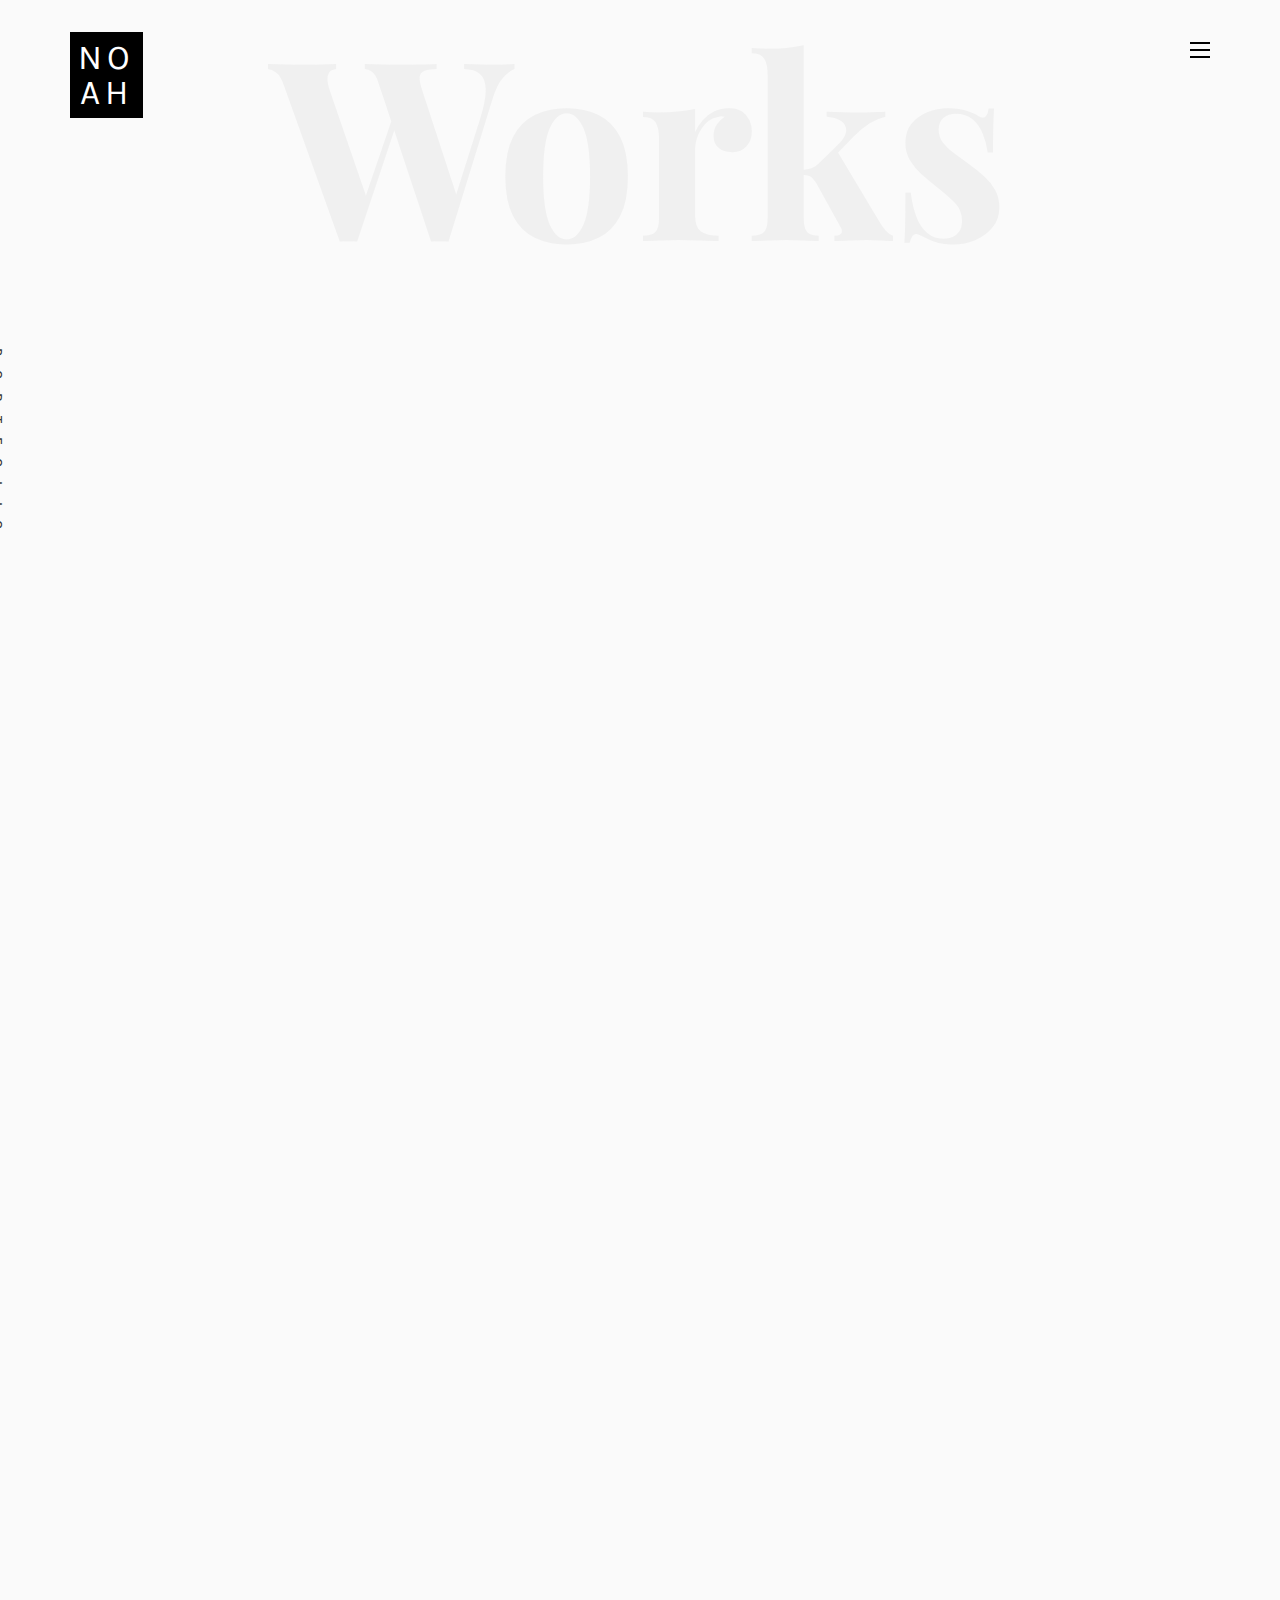
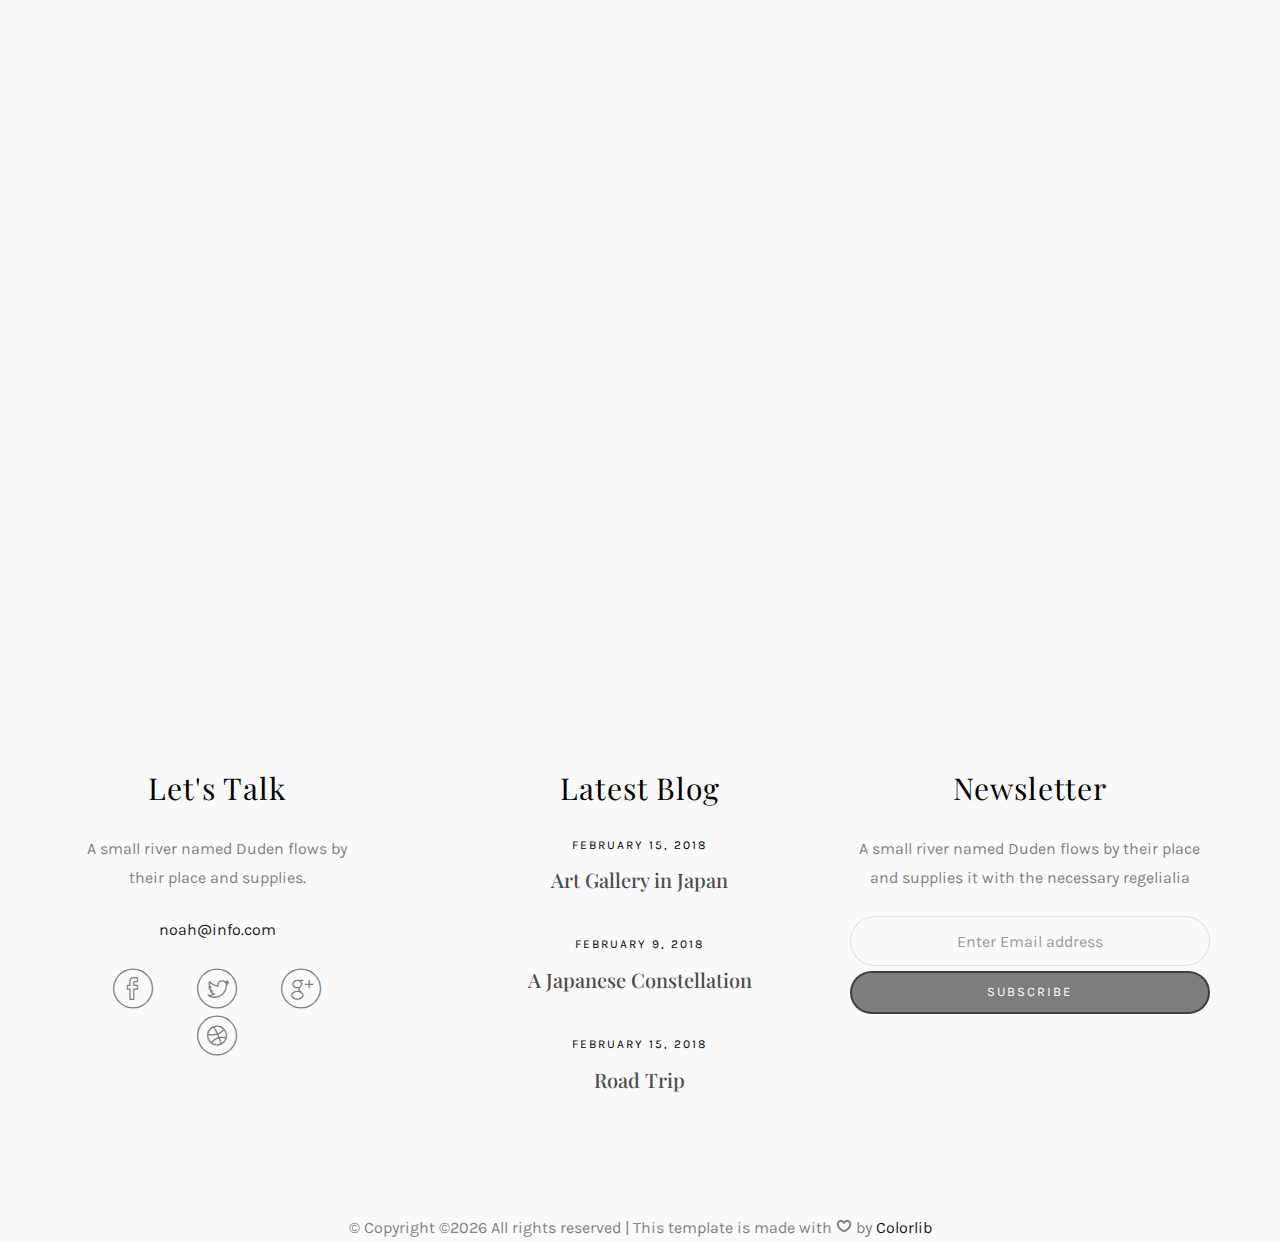
<file: website/work-single.html>
<!DOCTYPE HTML>
<html>
	<head>
	<meta charset="utf-8">
	<meta http-equiv="X-UA-Compatible" content="IE=edge">
	<title>Noah Template</title>
	<meta name="viewport" content="width=device-width, initial-scale=1">
	<meta name="description" content="" />
	<meta name="keywords" content="" />
	<meta name="author" content="" />

  <!-- Facebook and Twitter integration -->
	<meta property="og:title" content=""/>
	<meta property="og:image" content=""/>
	<meta property="og:url" content=""/>
	<meta property="og:site_name" content=""/>
	<meta property="og:description" content=""/>
	<meta name="twitter:title" content="" />
	<meta name="twitter:image" content="" />
	<meta name="twitter:url" content="" />
	<meta name="twitter:card" content="" />

	<!-- Place favicon.ico and apple-touch-icon.png in the root directory -->
	<link rel="shortcut icon" href="favicon.ico">

	<link href="https://fonts.googleapis.com/css?family=Karla:400,700" rel="stylesheet">
	<link href="https://fonts.googleapis.com/css?family=Playfair+Display:400,400i,700" rel="stylesheet">
	
	<!-- Animate.css -->
	<link rel="stylesheet" href="css/animate.css">
	<!-- Icomoon Icon Fonts-->
	<link rel="stylesheet" href="css/icomoon.css">
	<!-- Bootstrap  -->
	<link rel="stylesheet" href="css/bootstrap.css">
	<!-- Owl Carousel -->
	<link rel="stylesheet" href="css/owl.carousel.min.css">
	<link rel="stylesheet" href="css/owl.theme.default.min.css">
	<!-- Magnific Popup -->
	<link rel="stylesheet" href="css/magnific-popup.css">

	<link rel="stylesheet" href="css/style.css">


	<!-- Modernizr JS -->
	<script src="js/modernizr-2.6.2.min.js"></script>
	<!-- FOR IE9 below -->
	<!--[if lt IE 9]>
	<script src="js/respond.min.js"></script>
	<![endif]-->

	</head>
	<body>

	<nav id="colorlib-main-nav" role="navigation">
		<a href="#" class="js-colorlib-nav-toggle colorlib-nav-toggle active"><i></i></a>
		<div class="js-fullheight colorlib-table">
			<div class="colorlib-table-cell js-fullheight">
				<div class="row">
					<div class="col-md-12">
						<div class="form-group">
							<input type="text" class="form-control" id="search" placeholder="Enter any key to search...">
							<button type="submit" class="btn btn-primary"><i class="icon-search3"></i></button>
						</div>
					</div>
				</div>
				<div class="row">
					<div class="col-md-12">
						<ul>
							<li><a href="index.html">Home</a></li>
							<li><a href="services.html">Services</a></li>
							<li class="active"><a href="work.html">Work</a></li>
							<li><a href="blog.html">Blog</a></li>
							<li><a href="about.html">About</a></li>
							<li><a href="contact.html">Contact</a></li>
						</ul>
					</div>
				</div>
				<div class="row">
					<div class="col-md-12">
						<h2 class="head-title">Works</h2>
						<a href="images/work-1.jpg" class="gallery image-popup-link text-center" style="background-image: url(images/work-1.jpg);">
							<span><i class="icon-search3"></i></span>
						</a>
						<a href="images/work-2.jpg" class="gallery image-popup-link text-center" style="background-image: url(images/work-2.jpg);">
							<span><i class="icon-search3"></i></span>
						</a>
						<a href="images/work-3.jpg" class="gallery image-popup-link text-center" style="background-image: url(images/work-3.jpg);">
							<span><i class="icon-search3"></i></span>
						</a>
						<a href="images/work-4.jpg" class="gallery image-popup-link text-center" style="background-image: url(images/work-4.jpg);">
							<span><i class="icon-search3"></i></span>
						</a>
					</div>
				</div>
			</div>
		</div>
	</nav>
	
	<div id="colorlib-page">
		<header>
			<div class="container">
				<div class="row">
					<div class="col-md-12">
						<div class="colorlib-navbar-brand">
							<a class="colorlib-logo" href="index.html"><span>No</span><span>ah</span></a>
						</div>
						<a href="#" class="js-colorlib-nav-toggle colorlib-nav-toggle"><i></i></a>
					</div>
				</div>
			</div>
		</header>
		<div id="colorlib-work">
			<div class="container">
				<div class="row text-center">
					<h2 class="bold">Works</h2>
				</div>
				<div class="row">
					<div class="col-md-12 col-md-offset-0 text-center animate-box intro-heading">
						<span>Portfolio</span>
						<h2>Portfolio Single</h2>
					</div>
				</div>
				<div class="row">
					<div class="col-md-12">
						<div class="rotate">
							<h2 class="heading">Portfolio</h2>
						</div>
					</div>
				</div>
				<div class="row">
					<div class="col-md-12">
						<div class="work-entry animate-box">
							<a href="work.html" class="work-img" style="background-image: url(images/work-1.jpg);">
							</a>
							<div class="col-md-8 col-md-offset-2">
								<div class="desc">
									<h2>Pursuing Best</h2>
									<p>Far far away, behind the word mountains, far from the countries Vokalia and Consonantia, there live the blind texts. Separated they live in Bookmarksgrove right at the coast of the Semantics, a large language ocean.</p>
									<p>On her way she met a copy. The copy warned the Little Blind Text, that where it came from it would have been rewritten a thousand times and everything that was left from its origin would be the word "and" and the Little Blind Text should turn around and return to its own, safe country. But nothing the copy said could convince her and so it didn’t take long until a few insidious Copy Writers ambushed her, made her drunk with Longe and Parole and dragged her into their agency, where they abused her for their.</p>
									<img class="img-responsive" src="images/work-2.jpg" alt="html5 bootstrap template by colorlib.com"><br>
									<p>When she reached the first hills of the Italic Mountains, she had a last view back on the skyline of her hometown Bookmarksgrove, the headline of Alphabet Village and the subline of her own road, the Line Lane. Pityful a rethoric question ran over her cheek, then she continued her way.</p>
									<p class="read"><a href="#">Live Preview</a></p>
								</div>
							</div>
						</div>
					</div>
				</div>
			</div>
		</div>

		<footer>
			<div id="footer">
				<div class="container">
					<div class="row">
						<div class="col-md-4 col-pb-sm">
							<div class="row">
								<div class="col-md-10">
									<h2>Let's Talk</h2>
									<p>A small river named Duden flows by their place and supplies.</p>
									<p><a href="#">noah@info.com</a></p>
									<p class="colorlib-social-icons">
										<a href="#"><i class="icon-facebook4"></i></a>
										<a href="#"><i class="icon-twitter3"></i></a>
										<a href="#"><i class="icon-googleplus"></i></a>
										<a href="#"><i class="icon-dribbble2"></i></a>
									</p>
								</div>
							</div>
						</div>
						<div class="col-md-4 col-pb-sm">
							<h2>Latest Blog</h2>
							<div class="f-entry">
								<a href="#" class="featured-img" style="background-image: url(images/img-1.jpg);"></a>
								<div class="desc">
									<span>February 15, 2018</span>
									<h3><a href="#">Art Gallery in Japan</a></h3>
								</div>
							</div>
							<div class="f-entry">
								<a href="#" class="featured-img" style="background-image: url(images/img-2.jpg);"></a>
								<div class="desc">
									<span>February 9, 2018</span>
									<h3><a href="#">A Japanese Constellation</a></h3>
								</div>
							</div>
							<div class="f-entry">
								<a href="#" class="featured-img" style="background-image: url(images/img-3.jpg);"></a>
								<div class="desc">
									<span>February 15, 2018</span>
									<h3><a href="#">Road Trip</a></h3>
								</div>
							</div>
						</div>
						<div class="col-md-4 col-pb-sm">
							<h2>Newsletter</h2>
							<p>A small river named Duden flows by their place and supplies it with the necessary regelialia</p>
							<div class="subscribe text-center">
								<div class="form-group">
									<input type="text" class="form-control text-center" placeholder="Enter Email address">
									<input type="submit" value="Subscribe" class="btn btn-primary btn-custom">
								</div>
							</div>
						</div>
					</div>
					<div class="row">
						<div class="col-md-12 text-center">
							<p>
								&copy; <!-- Link back to Colorlib can't be removed. Template is licensed under CC BY 3.0. -->
Copyright &copy;<script>document.write(new Date().getFullYear());</script> All rights reserved | This template is made with <i class="icon-heart4" aria-hidden="true"></i> by <a href="https://colorlib.com" target="_blank">Colorlib</a>
<!-- Link back to Colorlib can't be removed. Template is licensed under CC BY 3.0. -->
							</p>
						</div>
					</div>
				</div>
			</div>
		</footer>
	
	</div>

	<!-- jQuery -->
	<script src="js/jquery.min.js"></script>
	<!-- jQuery Easing -->
	<script src="js/jquery.easing.1.3.js"></script>
	<!-- Bootstrap -->
	<script src="js/bootstrap.min.js"></script>
	<!-- Waypoints -->
	<script src="js/jquery.waypoints.min.js"></script>
	<!-- Owl Carousel -->
	<script src="js/owl.carousel.min.js"></script>
	<!-- Magnific Popup -->
	<script src="js/jquery.magnific-popup.min.js"></script>
	<script src="js/magnific-popup-options.js"></script>

	<!-- Main JS (Do not remove) -->
	<script src="js/main.js"></script>

	</body>
</html>
</file>
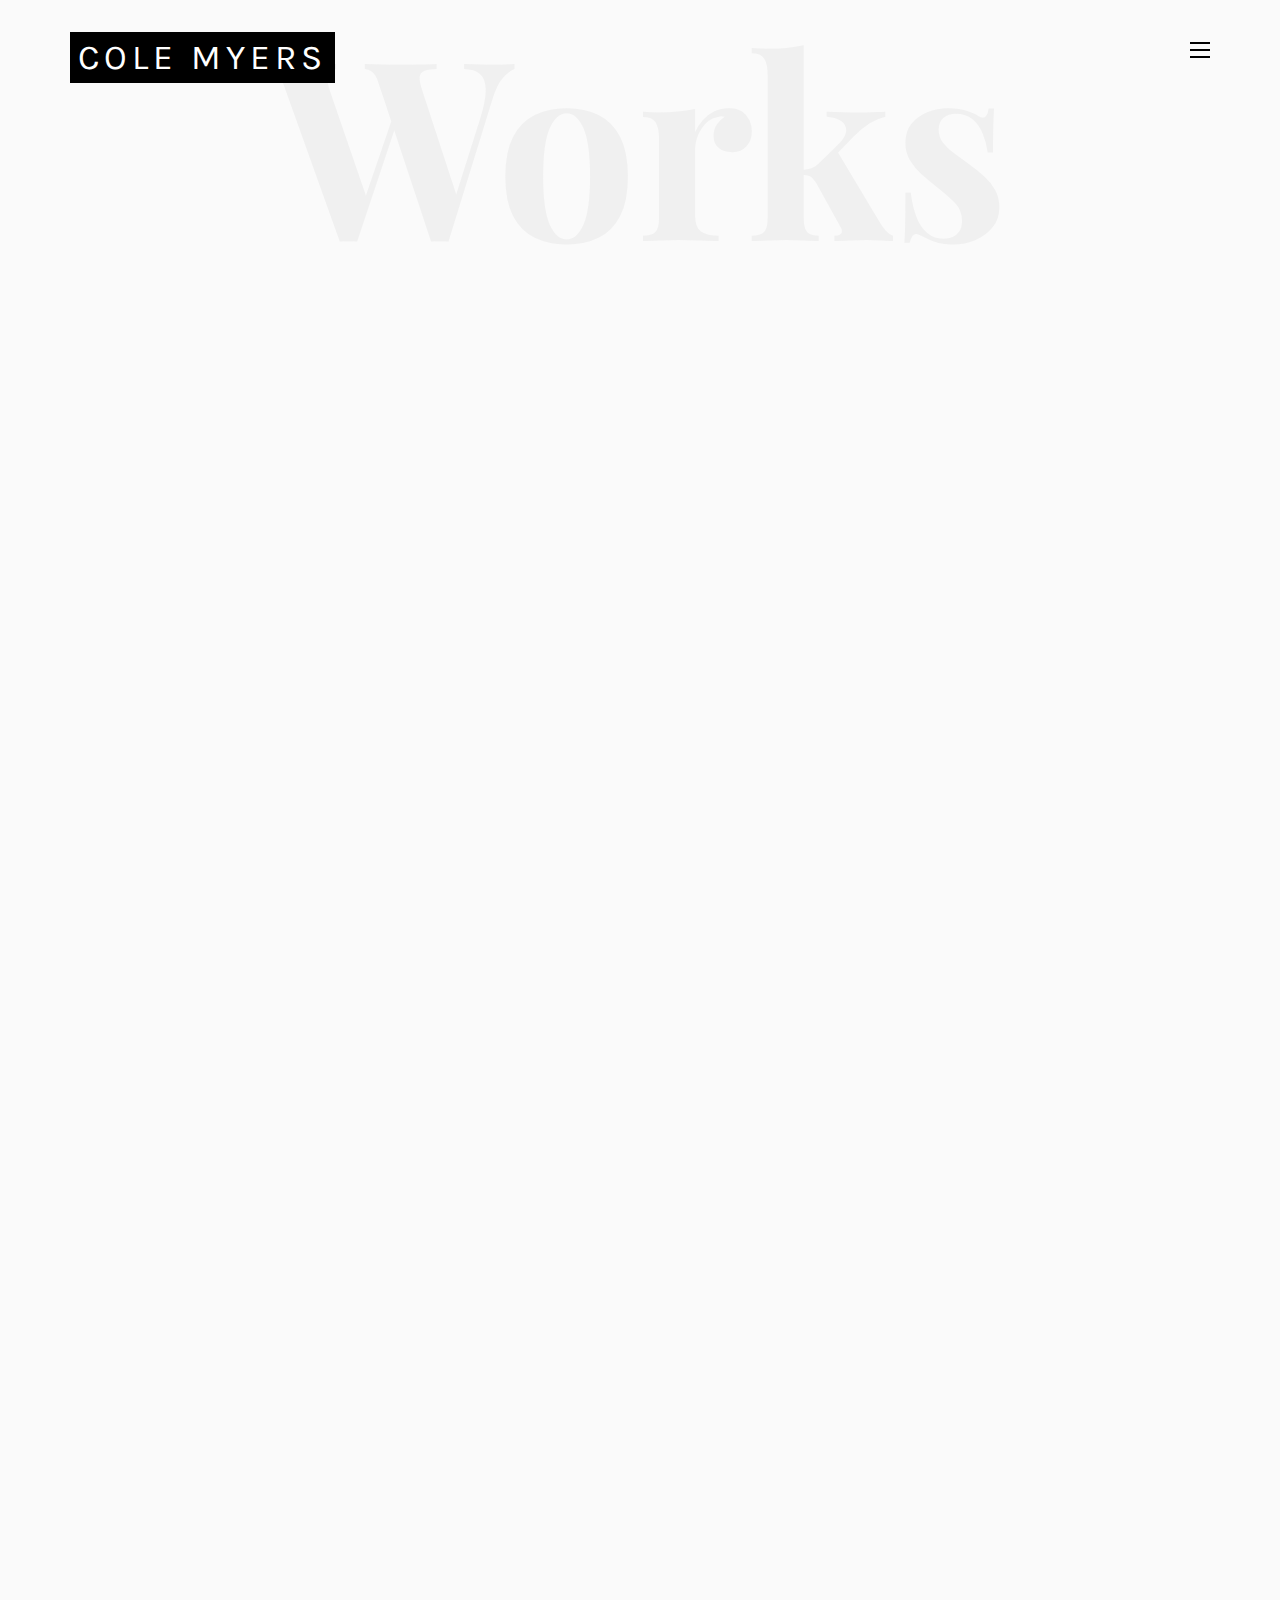
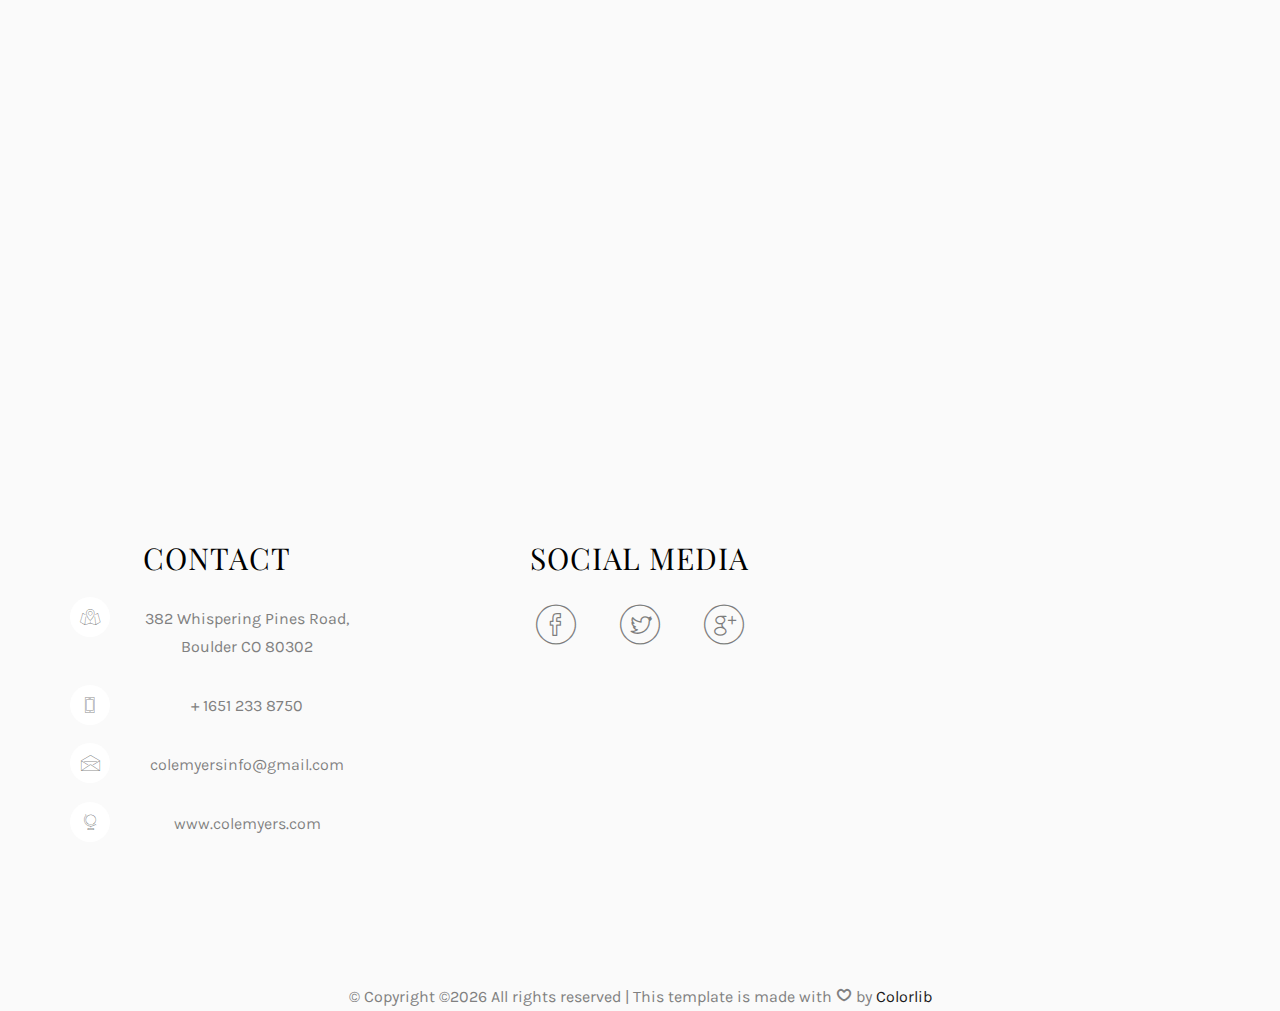
<file: website/work.html>
<!DOCTYPE HTML>
<html>
	<head>
	<meta charset="utf-8">
	<meta http-equiv="X-UA-Compatible" content="IE=edge">
	<title>Cole Myers</title>
	<meta name="viewport" content="width=device-width, initial-scale=1">
	<meta name="description" content="" />
	<meta name="keywords" content="" />
	<meta name="author" content="" />

  <!-- Facebook and Twitter integration -->
	<meta property="og:title" content=""/>
	<meta property="og:image" content=""/>
	<meta property="og:url" content=""/>
	<meta property="og:site_name" content=""/>
	<meta property="og:description" content=""/>
	<meta name="twitter:title" content="" />
	<meta name="twitter:image" content="" />
	<meta name="twitter:url" content="" />
	<meta name="twitter:card" content="" />

	<!-- Place favicon.ico and apple-touch-icon.png in the root directory -->
	<link rel="shortcut icon" href="favicon.ico">

	<link href="https://fonts.googleapis.com/css?family=Karla:400,700" rel="stylesheet">
	<link href="https://fonts.googleapis.com/css?family=Playfair+Display:400,400i,700" rel="stylesheet">
	
	<!-- Animate.css -->
	<link rel="stylesheet" href="css/animate.css">
	<!-- Icomoon Icon Fonts-->
	<link rel="stylesheet" href="css/icomoon.css">
	<!-- Bootstrap  -->
	<link rel="stylesheet" href="css/bootstrap.css">
	<!-- Owl Carousel -->
	<link rel="stylesheet" href="css/owl.carousel.min.css">
	<link rel="stylesheet" href="css/owl.theme.default.min.css">
	<!-- Magnific Popup -->
	<link rel="stylesheet" href="css/magnific-popup.css">

	<link rel="stylesheet" href="css/style.css">


	<!-- Modernizr JS -->
	<script src="js/modernizr-2.6.2.min.js"></script>
	<!-- FOR IE9 below -->
	<!--[if lt IE 9]>
	<script src="js/respond.min.js"></script>
	<![endif]-->

	</head>
	<body>

	<nav id="colorlib-main-nav" role="navigation">
		<a href="#" class="js-colorlib-nav-toggle colorlib-nav-toggle active"><i></i></a>
		<div class="js-fullheight colorlib-table">
			<div class="colorlib-table-cell js-fullheight">
				<div class="row">
					<div class="col-md-12">
						<div class="form-group">
							<input type="text" class="form-control" id="search" placeholder="Enter any key to search...">
							<button type="submit" class="btn btn-primary"><i class="icon-search3"></i></button>
						</div>
					</div>
				</div>
				<div class="row">
					<div class="col-md-12">
						<ul>
							<li><a href="index.html">Home</a></li>
							<li><a href="services.html">Services</a></li>
							<li class="active"><a href="work.html">Work</a></li>
							<li><a href="about.html">About</a></li>
							<li><a href="contact.html">Contact</a></li>
						</ul>
					</div>
				</div>
			</div>
		</div>
	</nav>
	
	<div id="colorlib-page">
		<header>
			<div class="container">
				<div class="row">
					<div class="col-md-12">
						<div class="colorlib-navbar-brand">
							<a class="colorlib-logo" href="index.html"><span>Cole Myers</span></a>
						</div>
						<a href="#" class="js-colorlib-nav-toggle colorlib-nav-toggle"><i></i></a>
					</div>
				</div>
			</div>
		</header>
		<div id="colorlib-work">
			<div class="container">
				<div class="row text-center">
					<h2 class="bold">Works</h2>
				</div>
				<div class="row">
					<div class="col-md-12 col-md-offset-0 text-center animate-box intro-heading">
						<span>Portfolio</span>
						<h2>Projects</h2>
					</div>
				</div>
				<div class="row">
					<div class="col-md-12">
						<div class="work-entry animate-box">
							<a href="work-single.html" class="work-img" style="background-image: url(images/work-1.jpg);">
								<div class="display-t">
									<div class="work-name">
										<h2>Simple Personal Trainer Template</h2>
									</div>
								</div>
							</a>
						</div>
					</div>
					<div class="col-md-12">
						<div class="work-entry animate-box">
							<a href="work-single.html" class="work-img" style="background-image: url(images/work-2.jpg);">
								<div class="display-t">
									<div class="work-name">
										<h2>Transformation Fitness</h2>
									</div>
								</div>
							</a>
						</div>
					</div>
					<!--<div class="col-md-12">
						<div class="work-entry animate-box">
							<a href="work-single.html" class="work-img" style="background-image: url(images/work-3.jpg);">
								<div class="display-t">
									<div class="work-name">
										<h2>Cristall</h2>
									</div>
								</div>
							</a>
						</div>
					</div> -->
				</div>
			</div>
		</div>

		<footer>
			<div id="footer">
				<div class="container">
					<div class="row">
						<div class="col-md-4 col-pb-sm">
							<div class="row">
								<div class="col-md-10">
									<h2>CONTACT</h2>
									<ul class="contact-info">
										<li><span><i class="icon-map5"></i></span>382 Whispering Pines Road, Boulder CO 80302</li>
										<li><span><i class="icon-phone4"></i></span>+ 1651 233 8750</li>
										<li><span><i class="icon-envelope2"></i></span><a href="#">colemyersinfo@gmail.com</a></li>
										<li><span><i class="icon-globe3"></i></span><a href="#">www.colemyers.com</a></li>
									</ul>
								</div>
							</div>
						</div>
						<div class="col-md-4 col-pb-sm">
							<h2>SOCIAL MEDIA</h2>
							<p class="colorlib-social-icons">
								<a href="#"><i class="icon-facebook4"></i></a>
								<a href="#"><i class="icon-twitter3"></i></a>
								<a href="#"><i class="icon-googleplus"></i></a>
							</p>
						</div>
					</div>
					<div class="row">
						<div class="col-md-12 text-center">
							<p>
								&copy; <!-- Link back to Colorlib can't be removed. Template is licensed under CC BY 3.0. -->
Copyright &copy;<script>document.write(new Date().getFullYear());</script> All rights reserved | This template is made with <i class="icon-heart4" aria-hidden="true"></i> by <a href="https://colorlib.com" target="_blank">Colorlib</a>
<!-- Link back to Colorlib can't be removed. Template is licensed under CC BY 3.0. -->
							</p>
						</div>
					</div>
				</div>
			</div>
		</footer>
	
	</div>

	<!-- jQuery -->
	<script src="js/jquery.min.js"></script>
	<!-- jQuery Easing -->
	<script src="js/jquery.easing.1.3.js"></script>
	<!-- Bootstrap -->
	<script src="js/bootstrap.min.js"></script>
	<!-- Waypoints -->
	<script src="js/jquery.waypoints.min.js"></script>
	<!-- Owl Carousel -->
	<script src="js/owl.carousel.min.js"></script>
	<!-- Magnific Popup -->
	<script src="js/jquery.magnific-popup.min.js"></script>
	<script src="js/magnific-popup-options.js"></script>

	<!-- Main JS (Do not remove) -->
	<script src="js/main.js"></script>

	</body>
</html>
</file>
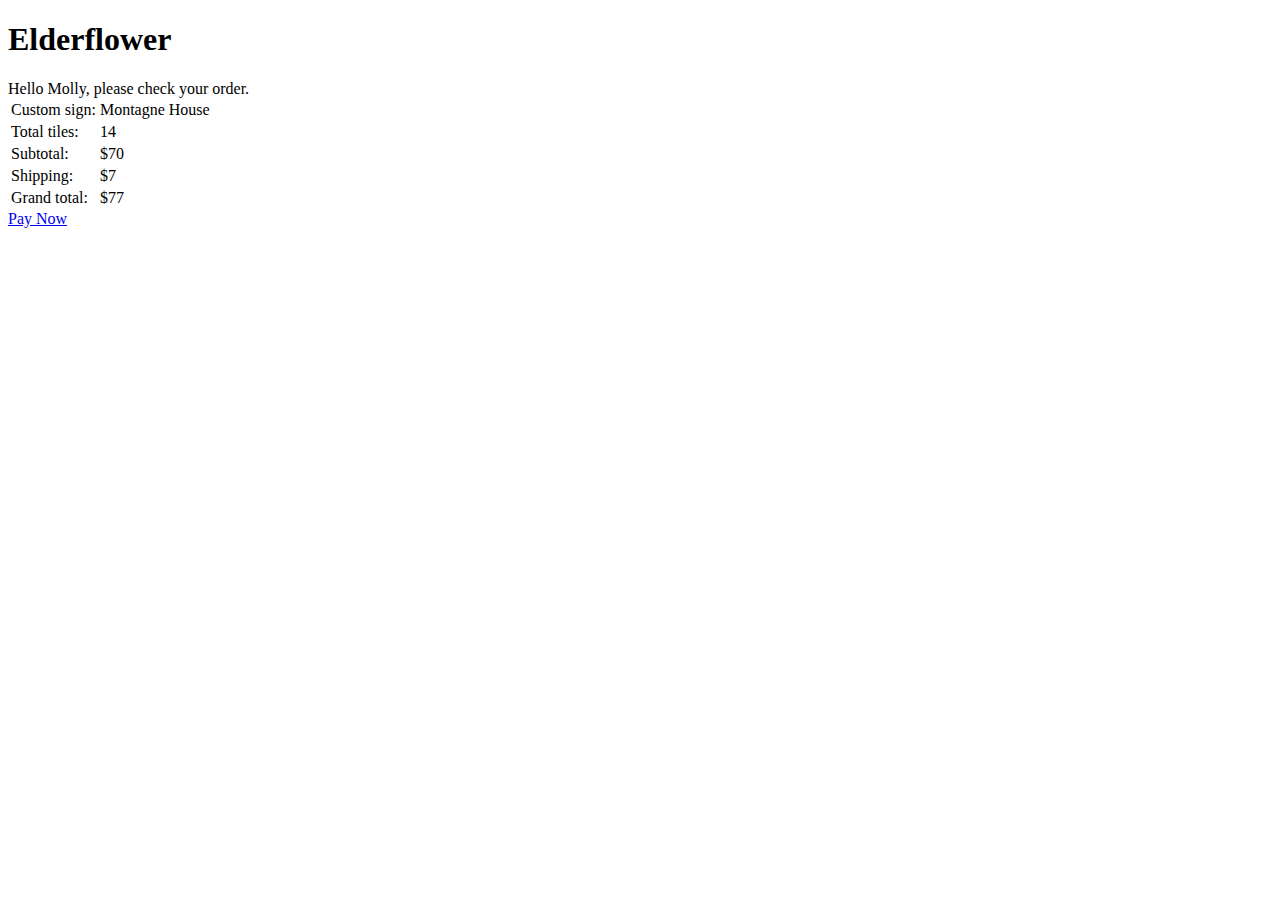
<file: javascript_jquery/c02/example.html>
<!DOCTYPE HTML>
<html>
    <head>
        <title>JavaScript &amp; jQuery - Chapter 2: Basic JavaScript Instrucitons -
            Example</title>
        <linke rel="stylesheet" href="css/c02.css" />
    </head>
    <body>
        <h1>Elderflower</h1>
        <div id="content">
            <div id="greeting" class="message">Hello!</div>
            <table>
                <tr>
                    <td>Custom sign:</td>
                    <td id="userSign"></td>
                </tr>
                <tr>
                    <td>Total tiles:</td>
                    <td id="tiles"></td>
                </tr>
                 <tr>
                    <td>Subtotal:</td>
                    <td id="subTotal"></td>
                </tr>
                <tr>
                    <td>Shipping:</td>
                    <td id="shipping"></td>
                </tr>
                <tr>
                    <td>Grand total:</td>
                    <td id="grandTotal"></td>
                </tr>
            </table>
            <a href="#" class="action">Pay Now</a>
        </div>
        <script src="js/example.js"></script>
    </body>
</html>
</file>
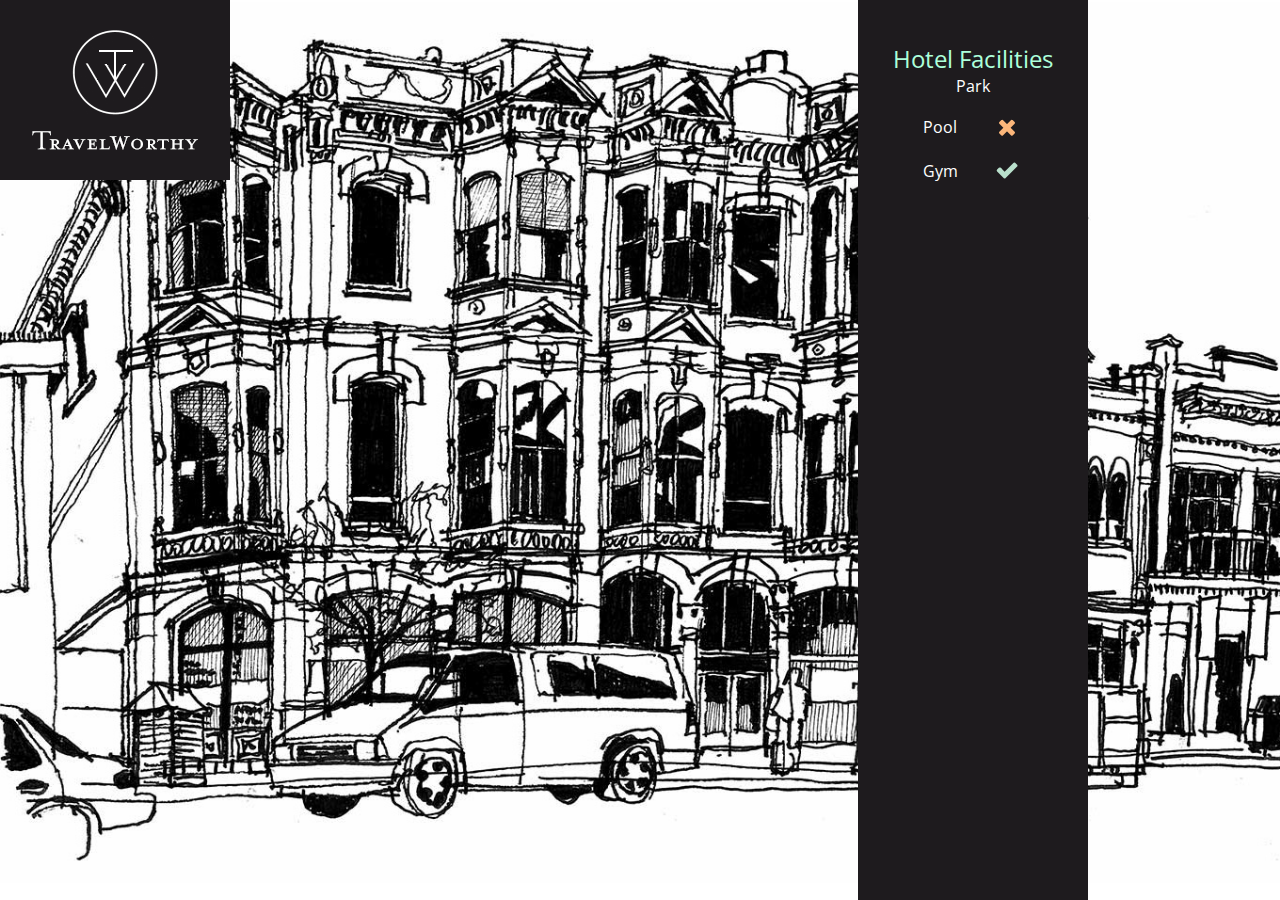
<file: javascript_jquery/c03/add-remove.html>
<!DOCTYPE html>
<html>
    <head>
        <link rel="stylesheet" href="css/c03.css"/>
    </head>
    <body>
        <h1>TravelWorthy</h1>
        <div id="info">
            <h2>Hotel Facilities</h2>
            <div id="hotel"></div>
            <div>
                <p id="pool">Pool</p>
                <p id="gym">Gym</p>
            </div>
        </div>
        <script src="js/add-remove.js"></script>
    </body>
</html>
</file>
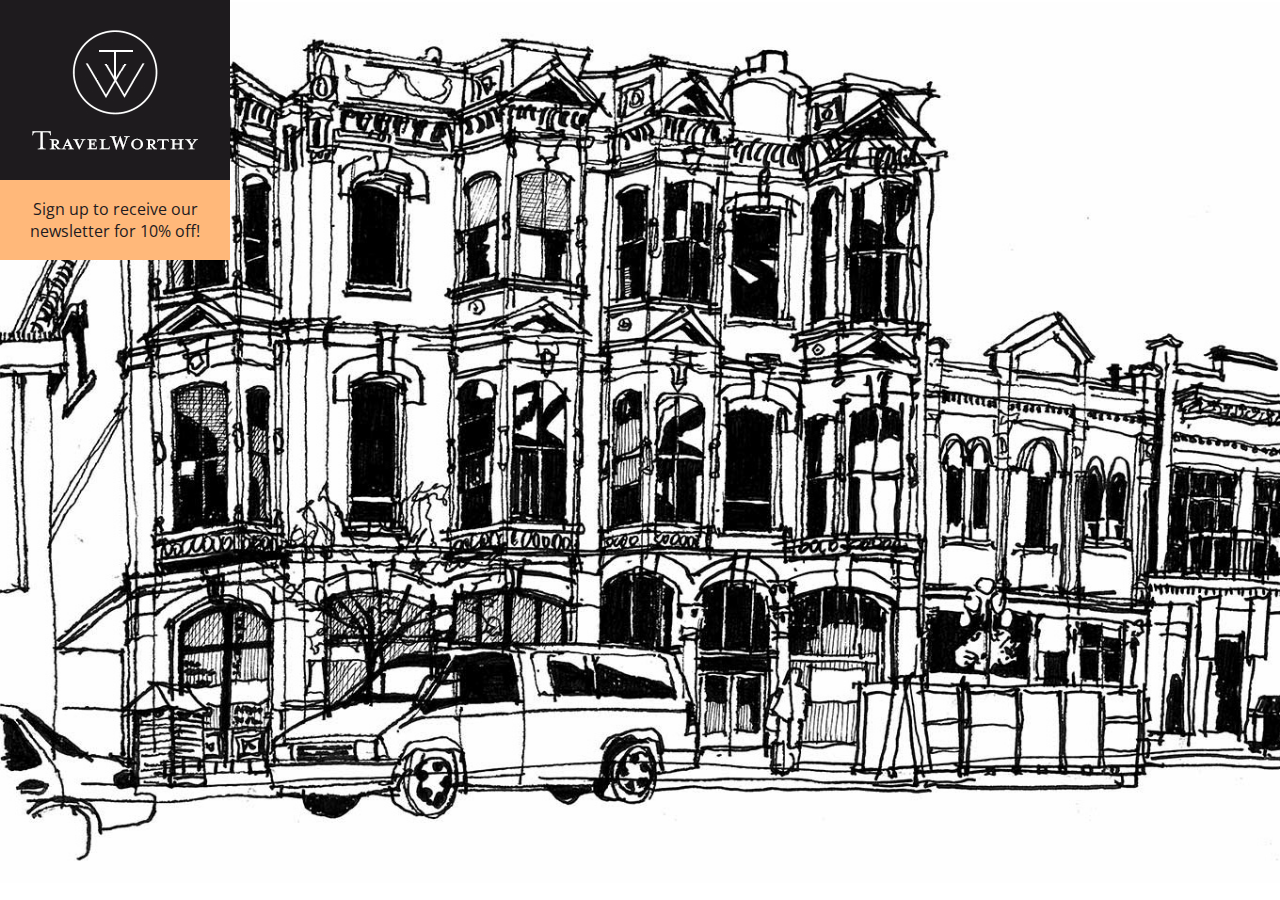
<file: javascript_jquery/c03/basic-function.html>
<!DOCTYPE HTML>
<html>
    <head>
        <title>Basic Function</title>
        <link rel="stylesheet" href="css/c03.css"/>
    </head>
    <body>
        <h1>TravelWorthy</h1>
        <div id="message">Welcome to our site!</div>
        <script src="js/basic-function.js"></script>
    </body>
</html>
</file>
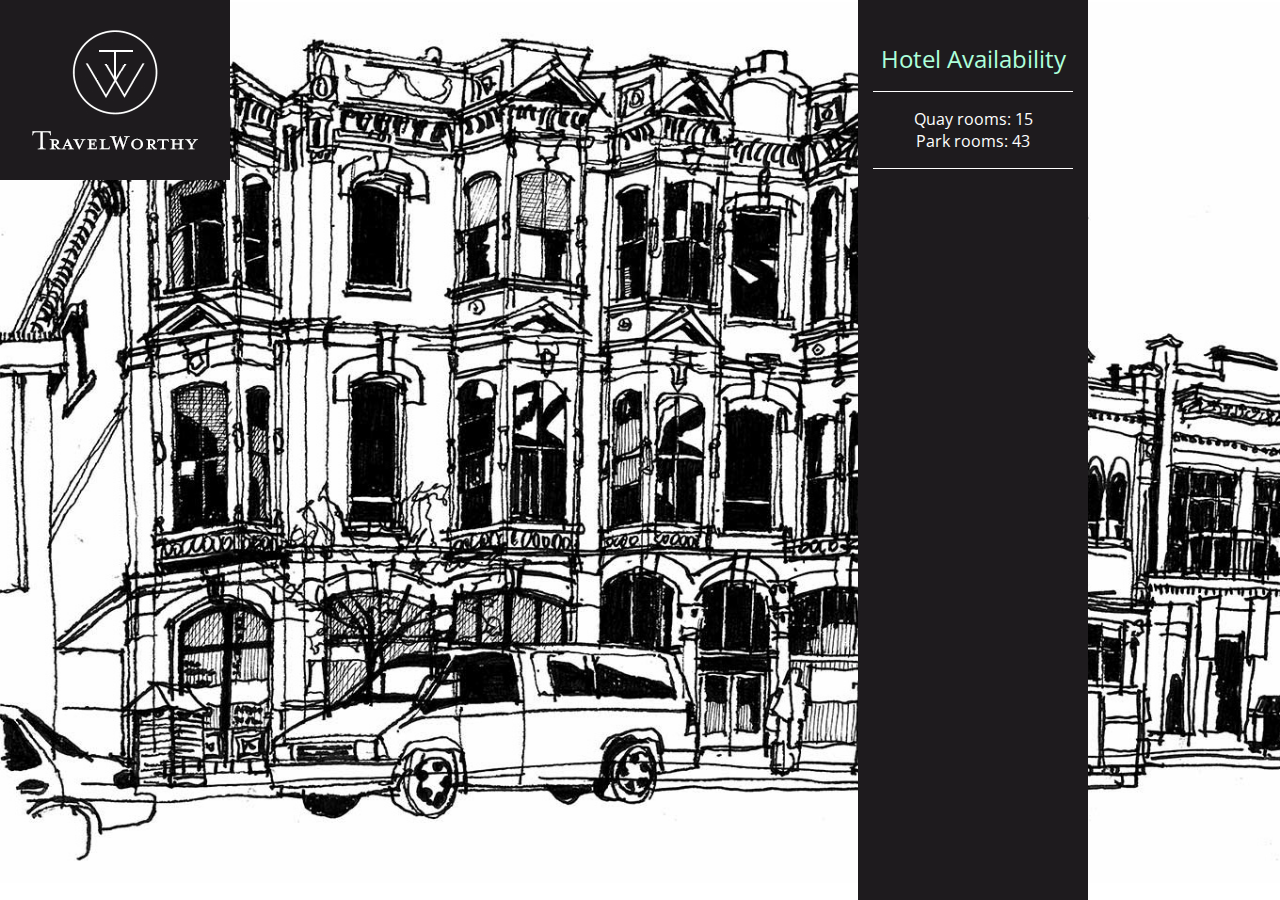
<file: javascript_jquery/c03/multiple-objects.html>
<!DOCTYPE HTML>
<html>
    <head>
        <link rel="stylesheet" href="css/c03.css"/>
    </head>
    <body>
        <h1>TravelWorthy</h1>
        <div id ="info">
            <h2>Hotel Availability</h2>
            <div id ="hotel1"></div>
            <div id ="gym1"></div>
            <div id ="hotel2"></div>
            <div id ="gym2"></div>
        </div>
        <script src="js/multiple-objects.js"></script>
    </body>
</html>
</file>
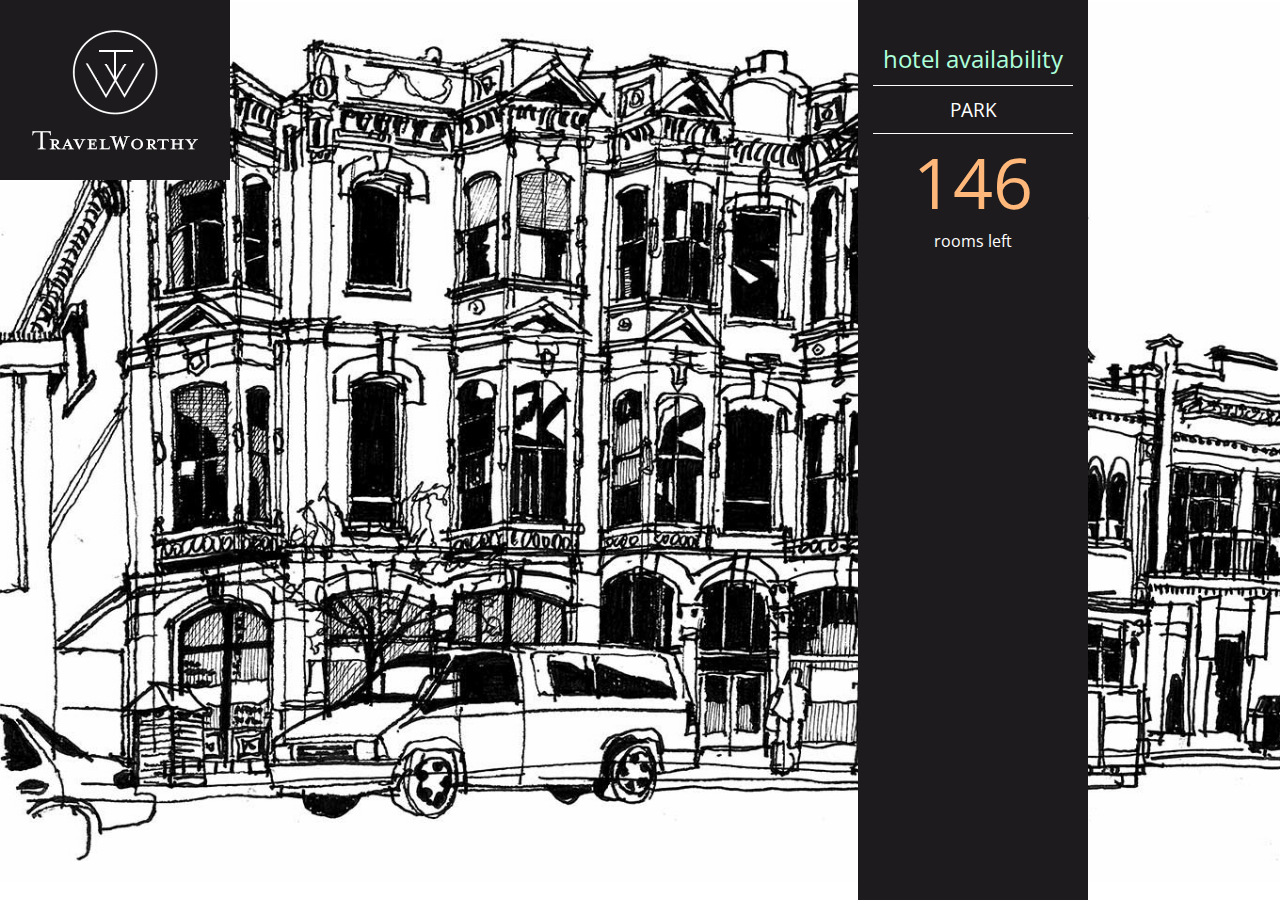
<file: javascript_jquery/c03/object-literal.html>
<!DOCTYPE html>
<html>
  <head>
    <title>JavaScript &amp; jQuery - Chapter 3: Functions, Methods &amp; Objects - Object Literal</title>
    <link rel="stylesheet" href="css/c03.css" />
  </head>
  <body>
    <h1>TravelWorthy</h1>
    <div id="info">
      <h2>hotel availability</h2>
      <div id="hotelName"></div>
      <div id="availability">
        <p id="rooms"></p>
        <p>rooms left</p>
      </div>
    </div>
    <script src="js/object-literal.js"></script>
  </body>
</html>
</file>
<file: javascript_jquery/css/c01.css>
/* CSS for adding content example */

@import url(http://fonts.googleapis.com/css?family=Open+Sans:800italic);

body { 
    font-family: "Courier New", Courier, monospace;
    background: url("../images/constructive-backdrop.jpg") no-repeat center center fixed; 
    -webkit-background-size: cover;
    -moz-background-size: cover;
    -o-background-size: cover;
    background-size: cover;
    margin: 0;
    padding: 0;}

h1, h3, p {
    float: left;
    clear: left;
    width: 320px;
    background-color: #fff;
    color: #5a514c;
    text-align: center;}


h1 {
    margin: 50px 0 0 50px;
    height: 175px;
    background-image: url("../images/constructive-logo.gif");
    background-repeat: no-repeat;
    text-indent: -9999px;
    border-top: 1px solid #bcbdc0;
    border-left: 1px solid #bcbdc0;
    border-right: 1px solid #bcbdc0;}

h3 {
    margin: 0 0 0 50px;
    padding: 25px 0 0 0;
    font-family: 'Open Sans', arial, sans-serif;
    font-size: 1.8em;
    font-style: italic;
    font-weight: 800;
    line-height: 0.80em;
    letter-spacing: -0.02em;
    text-transform: uppercase;
    border-left: 1px solid #bcbdc0;
    border-right: 1px solid #bcbdc0;}

p {
    margin: 0 0 0 50px;
    padding: 30px 0 25px 0;
    font-weight: bold;
    text-align: center;
    border-right: 1px solid #bcbdc0;
    border-bottom: 1px solid #bcbdc0;
    border-left: 1px solid #bcbdc0;}

/* Border under box when you move script in the last example */
p + script + h3 {
    padding-bottom: 20px;
    border-bottom: 1px solid #bcbdc0;}

/* Fix for full-screen background image: Chrome on Android */
html{
    height:100%;
    min-height:100%;}
body{
    min-height:100%;}
</file>
<file: website/css/icomoon.css>
@font-face {
  font-family: 'icomoon';
  src:  url('fonts/icomoon.eot?tmere9');
  src:  url('fonts/icomoon.eot?tmere9#iefix') format('embedded-opentype'),
    url('fonts/icomoon.ttf?tmere9') format('truetype'),
    url('fonts/icomoon.woff?tmere9') format('woff'),
    url('fonts/icomoon.svg?tmere9#icomoon') format('svg');
  font-weight: normal;
  font-style: normal;
}

[class^="icon-"], [class*=" icon-"] {
  /* use !important to prevent issues with browser extensions that change fonts */
  font-family: 'icomoon' !important;
  speak: none;
  font-style: normal;
  font-weight: normal;
  font-variant: normal;
  text-transform: none;
  line-height: 1;

  /* Better Font Rendering =========== */
  -webkit-font-smoothing: antialiased;
  -moz-osx-font-smoothing: grayscale;
}

.icon-activity:before {
  content: "\e900";
}
.icon-airplay:before {
  content: "\e901";
}
.icon-alert-circle:before {
  content: "\e902";
}
.icon-alert-octagon:before {
  content: "\e903";
}
.icon-alert-triangle:before {
  content: "\e904";
}
.icon-align-center:before {
  content: "\e905";
}
.icon-align-justify:before {
  content: "\e906";
}
.icon-align-left:before {
  content: "\e907";
}
.icon-align-right:before {
  content: "\e908";
}
.icon-anchor:before {
  content: "\e909";
}
.icon-aperture:before {
  content: "\e90a";
}
.icon-arrow-down3:before {
  content: "\e90b";
}
.icon-arrow-down-circle:before {
  content: "\e90c";
}
.icon-arrow-down-left3:before {
  content: "\e90d";
}
.icon-arrow-down-right3:before {
  content: "\e90e";
}
.icon-arrow-left3:before {
  content: "\e90f";
}
.icon-arrow-left-circle:before {
  content: "\e910";
}
.icon-arrow-right3:before {
  content: "\e911";
}
.icon-arrow-right-circle:before {
  content: "\e912";
}
.icon-arrow-up3:before {
  content: "\e913";
}
.icon-arrow-up-circle:before {
  content: "\e914";
}
.icon-arrow-up-left3:before {
  content: "\e915";
}
.icon-arrow-up-right3:before {
  content: "\e916";
}
.icon-at-sign:before {
  content: "\e917";
}
.icon-award:before {
  content: "\e918";
}
.icon-bar-chart:before {
  content: "\e919";
}
.icon-bar-chart-2:before {
  content: "\e91a";
}
.icon-battery:before {
  content: "\e91b";
}
.icon-battery-charging:before {
  content: "\e91c";
}
.icon-bell2:before {
  content: "\e91d";
}
.icon-bell-off:before {
  content: "\e91e";
}
.icon-bluetooth:before {
  content: "\e91f";
}
.icon-bold2:before {
  content: "\e920";
}
.icon-book2:before {
  content: "\e921";
}
.icon-book-open:before {
  content: "\e922";
}
.icon-bookmark2:before {
  content: "\e923";
}
.icon-box:before {
  content: "\e924";
}
.icon-briefcase2:before {
  content: "\e925";
}
.icon-calendar2:before {
  content: "\e926";
}
.icon-camera2:before {
  content: "\e927";
}
.icon-camera-off:before {
  content: "\e928";
}
.icon-cast:before {
  content: "\e929";
}
.icon-check:before {
  content: "\e92a";
}
.icon-check-circle:before {
  content: "\e92b";
}
.icon-check-square:before {
  content: "\e92c";
}
.icon-chevron-down:before {
  content: "\e92d";
}
.icon-chevron-left:before {
  content: "\e92e";
}
.icon-chevron-right:before {
  content: "\e92f";
}
.icon-chevron-up:before {
  content: "\e930";
}
.icon-chevrons-down:before {
  content: "\e931";
}
.icon-chevrons-left:before {
  content: "\e932";
}
.icon-chevrons-right:before {
  content: "\e933";
}
.icon-chevrons-up:before {
  content: "\e934";
}
.icon-chrome2:before {
  content: "\e935";
}
.icon-circle:before {
  content: "\e936";
}
.icon-clipboard2:before {
  content: "\e937";
}
.icon-clock3:before {
  content: "\e938";
}
.icon-cloud2:before {
  content: "\e939";
}
.icon-cloud-drizzle:before {
  content: "\e93a";
}
.icon-cloud-lightning:before {
  content: "\e93b";
}
.icon-cloud-off:before {
  content: "\e93c";
}
.icon-cloud-rain:before {
  content: "\e93d";
}
.icon-cloud-snow:before {
  content: "\e93e";
}
.icon-code:before {
  content: "\e93f";
}
.icon-codepen2:before {
  content: "\e940";
}
.icon-command2:before {
  content: "\e941";
}
.icon-compass3:before {
  content: "\e942";
}
.icon-copy2:before {
  content: "\e943";
}
.icon-corner-down-left:before {
  content: "\e944";
}
.icon-corner-down-right:before {
  content: "\e945";
}
.icon-corner-left-down:before {
  content: "\e946";
}
.icon-corner-left-up:before {
  content: "\e947";
}
.icon-corner-right-down:before {
  content: "\e948";
}
.icon-corner-right-up:before {
  content: "\e949";
}
.icon-corner-up-left:before {
  content: "\e94a";
}
.icon-corner-up-right:before {
  content: "\e94b";
}
.icon-cpu:before {
  content: "\e94c";
}
.icon-credit-card2:before {
  content: "\e94d";
}
.icon-crop2:before {
  content: "\e94e";
}
.icon-crosshair:before {
  content: "\e94f";
}
.icon-database2:before {
  content: "\e950";
}
.icon-delete:before {
  content: "\e951";
}
.icon-disc:before {
  content: "\e952";
}
.icon-dollar-sign:before {
  content: "\e953";
}
.icon-download4:before {
  content: "\e954";
}
.icon-download-cloud:before {
  content: "\e955";
}
.icon-droplet2:before {
  content: "\e956";
}
.icon-edit:before {
  content: "\e957";
}
.icon-edit-2:before {
  content: "\e958";
}
.icon-edit-3:before {
  content: "\e959";
}
.icon-external-link:before {
  content: "\e95a";
}
.icon-eye2:before {
  content: "\e95b";
}
.icon-eye-off:before {
  content: "\e95c";
}
.icon-facebook3:before {
  content: "\e95d";
}
.icon-fast-forward:before {
  content: "\e95e";
}
.icon-feather:before {
  content: "\e95f";
}
.icon-file:before {
  content: "\e960";
}
.icon-file-minus:before {
  content: "\e961";
}
.icon-file-plus:before {
  content: "\e962";
}
.icon-file-text3:before {
  content: "\e963";
}
.icon-film2:before {
  content: "\e964";
}
.icon-filter2:before {
  content: "\e965";
}
.icon-flag2:before {
  content: "\e966";
}
.icon-folder2:before {
  content: "\e967";
}
.icon-folder-minus2:before {
  content: "\e968";
}
.icon-folder-plus2:before {
  content: "\e969";
}
.icon-git-branch:before {
  content: "\e96a";
}
.icon-git-commit:before {
  content: "\e96b";
}
.icon-git-merge:before {
  content: "\e96c";
}
.icon-git-pull-request:before {
  content: "\e96d";
}
.icon-github2:before {
  content: "\e96e";
}
.icon-gitlab:before {
  content: "\e96f";
}
.icon-globe:before {
  content: "\e970";
}
.icon-grid:before {
  content: "\e971";
}
.icon-hard-drive:before {
  content: "\e972";
}
.icon-hash:before {
  content: "\e973";
}
.icon-headphones2:before {
  content: "\e974";
}
.icon-heart2:before {
  content: "\e975";
}
.icon-help-circle:before {
  content: "\e976";
}
.icon-home4:before {
  content: "\e977";
}
.icon-image2:before {
  content: "\e978";
}
.icon-inbox:before {
  content: "\e979";
}
.icon-info2:before {
  content: "\e97a";
}
.icon-instagram2:before {
  content: "\e97b";
}
.icon-italic2:before {
  content: "\e97c";
}
.icon-layers:before {
  content: "\e97d";
}
.icon-layout:before {
  content: "\e97e";
}
.icon-life-buoy:before {
  content: "\e97f";
}
.icon-link2:before {
  content: "\e980";
}
.icon-link-2:before {
  content: "\e981";
}
.icon-linkedin3:before {
  content: "\e982";
}
.icon-list3:before {
  content: "\e983";
}
.icon-loader:before {
  content: "\e984";
}
.icon-lock2:before {
  content: "\e985";
}
.icon-log-in:before {
  content: "\e986";
}
.icon-log-out:before {
  content: "\e987";
}
.icon-mail5:before {
  content: "\e988";
}
.icon-map3:before {
  content: "\e989";
}
.icon-map-pin:before {
  content: "\e98a";
}
.icon-maximize:before {
  content: "\e98b";
}
.icon-maximize-2:before {
  content: "\e98c";
}
.icon-menu5:before {
  content: "\e98d";
}
.icon-message-circle:before {
  content: "\e98e";
}
.icon-message-square:before {
  content: "\e98f";
}
.icon-mic2:before {
  content: "\e990";
}
.icon-mic-off:before {
  content: "\e991";
}
.icon-minimize:before {
  content: "\e992";
}
.icon-minimize-2:before {
  content: "\e993";
}
.icon-minus2:before {
  content: "\e994";
}
.icon-minus-circle:before {
  content: "\e995";
}
.icon-minus-square:before {
  content: "\e996";
}
.icon-monitor:before {
  content: "\e997";
}
.icon-moon:before {
  content: "\e998";
}
.icon-more-horizontal:before {
  content: "\e999";
}
.icon-more-vertical:before {
  content: "\e99a";
}
.icon-move:before {
  content: "\e99b";
}
.icon-music2:before {
  content: "\e99c";
}
.icon-navigation:before {
  content: "\e99d";
}
.icon-navigation-2:before {
  content: "\e99e";
}
.icon-octagon:before {
  content: "\e99f";
}
.icon-package:before {
  content: "\e9a0";
}
.icon-paperclip:before {
  content: "\e9a1";
}
.icon-pause3:before {
  content: "\e9a2";
}
.icon-pause-circle:before {
  content: "\e9a3";
}
.icon-percent:before {
  content: "\e9a4";
}
.icon-phone2:before {
  content: "\e9a5";
}
.icon-phone-call:before {
  content: "\e9a6";
}
.icon-phone-forwarded:before {
  content: "\e9a7";
}
.icon-phone-incoming:before {
  content: "\e9a8";
}
.icon-phone-missed:before {
  content: "\e9a9";
}
.icon-phone-off:before {
  content: "\e9aa";
}
.icon-phone-outgoing:before {
  content: "\e9ab";
}
.icon-pie-chart2:before {
  content: "\e9ac";
}
.icon-play4:before {
  content: "\e9ad";
}
.icon-play-circle:before {
  content: "\e9ae";
}
.icon-plus2:before {
  content: "\e9af";
}
.icon-plus-circle:before {
  content: "\e9b0";
}
.icon-plus-square:before {
  content: "\e9b1";
}
.icon-pocket:before {
  content: "\e9b2";
}
.icon-power2:before {
  content: "\e9b3";
}
.icon-printer2:before {
  content: "\e9b4";
}
.icon-radio:before {
  content: "\e9b5";
}
.icon-refresh-ccw:before {
  content: "\e9b6";
}
.icon-refresh-cw:before {
  content: "\e9b7";
}
.icon-repeat:before {
  content: "\e9b8";
}
.icon-rewind:before {
  content: "\e9b9";
}
.icon-rotate-ccw:before {
  content: "\e9ba";
}
.icon-rotate-cw:before {
  content: "\e9bb";
}
.icon-rss3:before {
  content: "\e9bc";
}
.icon-save:before {
  content: "\e9bd";
}
.icon-scissors2:before {
  content: "\e9be";
}
.icon-search2:before {
  content: "\e9bf";
}
.icon-send:before {
  content: "\e9c0";
}
.icon-server:before {
  content: "\e9c1";
}
.icon-settings:before {
  content: "\e9c2";
}
.icon-share3:before {
  content: "\e9c3";
}
.icon-share-2:before {
  content: "\e9c4";
}
.icon-shield2:before {
  content: "\e9c5";
}
.icon-shield-off:before {
  content: "\e9c6";
}
.icon-shopping-bag:before {
  content: "\e9c7";
}
.icon-shopping-cart:before {
  content: "\e9c8";
}
.icon-shuffle2:before {
  content: "\e9c9";
}
.icon-sidebar:before {
  content: "\e9ca";
}
.icon-skip-back:before {
  content: "\e9cb";
}
.icon-skip-forward:before {
  content: "\e9cc";
}
.icon-slack:before {
  content: "\e9cd";
}
.icon-slash:before {
  content: "\e9ce";
}
.icon-sliders:before {
  content: "\e9cf";
}
.icon-smartphone:before {
  content: "\e9d0";
}
.icon-speaker:before {
  content: "\e9d1";
}
.icon-square:before {
  content: "\e9d2";
}
.icon-star:before {
  content: "\e9d3";
}
.icon-stop-circle:before {
  content: "\e9d4";
}
.icon-sun2:before {
  content: "\e9d5";
}
.icon-sunrise:before {
  content: "\e9d6";
}
.icon-sunset:before {
  content: "\e9d7";
}
.icon-tablet2:before {
  content: "\e9d8";
}
.icon-tag:before {
  content: "\e9d9";
}
.icon-target2:before {
  content: "\e9da";
}
.icon-terminal2:before {
  content: "\e9db";
}
.icon-thermometer:before {
  content: "\e9dc";
}
.icon-thumbs-down:before {
  content: "\e9dd";
}
.icon-thumbs-up:before {
  content: "\e9de";
}
.icon-toggle-left:before {
  content: "\e9df";
}
.icon-toggle-right:before {
  content: "\e9e0";
}
.icon-trash:before {
  content: "\e9e1";
}
.icon-trash-2:before {
  content: "\e9e2";
}
.icon-trending-down:before {
  content: "\e9e3";
}
.icon-trending-up:before {
  content: "\e9e4";
}
.icon-triangle:before {
  content: "\e9e5";
}
.icon-truck2:before {
  content: "\e9e6";
}
.icon-tv2:before {
  content: "\e9e7";
}
.icon-twitter2:before {
  content: "\e9e8";
}
.icon-type:before {
  content: "\e9e9";
}
.icon-umbrella:before {
  content: "\e9ea";
}
.icon-underline2:before {
  content: "\e9eb";
}
.icon-unlock:before {
  content: "\e9ec";
}
.icon-upload4:before {
  content: "\e9ed";
}
.icon-upload-cloud:before {
  content: "\e9ee";
}
.icon-user2:before {
  content: "\e9ef";
}
.icon-user-check2:before {
  content: "\e9f0";
}
.icon-user-minus2:before {
  content: "\e9f1";
}
.icon-user-plus2:before {
  content: "\e9f2";
}
.icon-user-x:before {
  content: "\e9f3";
}
.icon-users2:before {
  content: "\e9f4";
}
.icon-video:before {
  content: "\e9f5";
}
.icon-video-off:before {
  content: "\e9f6";
}
.icon-voicemail:before {
  content: "\e9f7";
}
.icon-volume:before {
  content: "\e9f8";
}
.icon-volume-1:before {
  content: "\e9f9";
}
.icon-volume-2:before {
  content: "\e9fa";
}
.icon-volume-x:before {
  content: "\e9fb";
}
.icon-watch:before {
  content: "\e9fc";
}
.icon-wifi:before {
  content: "\e9fd";
}
.icon-wifi-off:before {
  content: "\e9fe";
}
.icon-wind:before {
  content: "\e9ff";
}
.icon-x:before {
  content: "\ea00";
}
.icon-x-circle:before {
  content: "\ea01";
}
.icon-x-square:before {
  content: "\ea02";
}
.icon-zap:before {
  content: "\ea03";
}
.icon-zap-off:before {
  content: "\ea04";
}
.icon-zoom-in2:before {
  content: "\ea05";
}
.icon-zoom-out2:before {
  content: "\ea06";
}
.icon-times:before {
  content: "\ea07";
}
.icon-tick:before {
  content: "\ea08";
}
.icon-plus3:before {
  content: "\ea09";
}
.icon-minus3:before {
  content: "\ea0a";
}
.icon-equals:before {
  content: "\ea0b";
}
.icon-divide:before {
  content: "\ea0c";
}
.icon-chevron-right2:before {
  content: "\ea0d";
}
.icon-chevron-left2:before {
  content: "\ea0e";
}
.icon-arrow-right-thick:before {
  content: "\ea0f";
}
.icon-arrow-left-thick:before {
  content: "\ea10";
}
.icon-th-small:before {
  content: "\ea11";
}
.icon-th-menu:before {
  content: "\ea12";
}
.icon-th-list:before {
  content: "\ea13";
}
.icon-th-large:before {
  content: "\ea14";
}
.icon-home5:before {
  content: "\ea15";
}
.icon-arrow-forward:before {
  content: "\ea16";
}
.icon-arrow-back:before {
  content: "\ea17";
}
.icon-rss4:before {
  content: "\ea18";
}
.icon-location3:before {
  content: "\ea19";
}
.icon-link3:before {
  content: "\ea1a";
}
.icon-image3:before {
  content: "\ea1b";
}
.icon-arrow-up-thick:before {
  content: "\ea1c";
}
.icon-arrow-down-thick:before {
  content: "\ea1d";
}
.icon-starburst:before {
  content: "\ea1e";
}
.icon-starburst-outline:before {
  content: "\ea1f";
}
.icon-star2:before {
  content: "\ea20";
}
.icon-flow-children:before {
  content: "\ea21";
}
.icon-export:before {
  content: "\ea22";
}
.icon-delete2:before {
  content: "\ea23";
}
.icon-delete-outline:before {
  content: "\ea24";
}
.icon-cloud-storage:before {
  content: "\ea25";
}
.icon-wi-fi:before {
  content: "\ea26";
}
.icon-heart3:before {
  content: "\ea27";
}
.icon-flash:before {
  content: "\ea28";
}
.icon-cancel:before {
  content: "\ea29";
}
.icon-backspace:before {
  content: "\ea2a";
}
.icon-attachment2:before {
  content: "\ea2b";
}
.icon-arrow-move:before {
  content: "\ea2c";
}
.icon-warning2:before {
  content: "\ea2d";
}
.icon-user3:before {
  content: "\ea2e";
}
.icon-radar:before {
  content: "\ea2f";
}
.icon-lock-open:before {
  content: "\ea30";
}
.icon-lock-closed:before {
  content: "\ea31";
}
.icon-location-arrow:before {
  content: "\ea32";
}
.icon-info3:before {
  content: "\ea33";
}
.icon-user-delete:before {
  content: "\ea34";
}
.icon-user-add:before {
  content: "\ea35";
}
.icon-media-pause:before {
  content: "\ea36";
}
.icon-group:before {
  content: "\ea37";
}
.icon-chart-pie:before {
  content: "\ea38";
}
.icon-chart-line:before {
  content: "\ea39";
}
.icon-chart-bar:before {
  content: "\ea3a";
}
.icon-chart-area:before {
  content: "\ea3b";
}
.icon-video2:before {
  content: "\ea3c";
}
.icon-point-of-interest:before {
  content: "\ea3d";
}
.icon-infinity:before {
  content: "\ea3e";
}
.icon-globe2:before {
  content: "\ea3f";
}
.icon-eye3:before {
  content: "\ea40";
}
.icon-cog2:before {
  content: "\ea41";
}
.icon-camera3:before {
  content: "\ea42";
}
.icon-upload5:before {
  content: "\ea43";
}
.icon-scissors3:before {
  content: "\ea44";
}
.icon-refresh:before {
  content: "\ea45";
}
.icon-pin:before {
  content: "\ea46";
}
.icon-key3:before {
  content: "\ea47";
}
.icon-info-large:before {
  content: "\ea48";
}
.icon-eject2:before {
  content: "\ea49";
}
.icon-download5:before {
  content: "\ea4a";
}
.icon-zoom:before {
  content: "\ea4b";
}
.icon-zoom-out3:before {
  content: "\ea4c";
}
.icon-zoom-in3:before {
  content: "\ea4d";
}
.icon-sort-numerically:before {
  content: "\ea4e";
}
.icon-sort-alphabetically:before {
  content: "\ea4f";
}
.icon-input-checked:before {
  content: "\ea50";
}
.icon-calender:before {
  content: "\ea51";
}
.icon-world:before {
  content: "\ea52";
}
.icon-notes:before {
  content: "\ea53";
}
.icon-code2:before {
  content: "\ea54";
}
.icon-arrow-sync:before {
  content: "\ea55";
}
.icon-arrow-shuffle:before {
  content: "\ea56";
}
.icon-arrow-repeat:before {
  content: "\ea57";
}
.icon-arrow-minimise:before {
  content: "\ea58";
}
.icon-arrow-maximise:before {
  content: "\ea59";
}
.icon-arrow-loop:before {
  content: "\ea5a";
}
.icon-anchor2:before {
  content: "\ea5b";
}
.icon-spanner:before {
  content: "\ea5c";
}
.icon-puzzle:before {
  content: "\ea5d";
}
.icon-power3:before {
  content: "\ea5e";
}
.icon-plane:before {
  content: "\ea5f";
}
.icon-pi:before {
  content: "\ea60";
}
.icon-phone3:before {
  content: "\ea61";
}
.icon-microphone:before {
  content: "\ea62";
}
.icon-media-rewind:before {
  content: "\ea63";
}
.icon-flag3:before {
  content: "\ea64";
}
.icon-adjust-brightness:before {
  content: "\ea65";
}
.icon-waves:before {
  content: "\ea66";
}
.icon-social-twitter:before {
  content: "\ea67";
}
.icon-social-facebook:before {
  content: "\ea68";
}
.icon-social-dribbble:before {
  content: "\ea69";
}
.icon-media-stop:before {
  content: "\ea6a";
}
.icon-media-record:before {
  content: "\ea6b";
}
.icon-media-play:before {
  content: "\ea6c";
}
.icon-media-fast-forward:before {
  content: "\ea6d";
}
.icon-media-eject:before {
  content: "\ea6e";
}
.icon-social-vimeo:before {
  content: "\ea6f";
}
.icon-social-tumbler:before {
  content: "\ea70";
}
.icon-social-skype:before {
  content: "\ea71";
}
.icon-social-pinterest:before {
  content: "\ea72";
}
.icon-social-linkedin:before {
  content: "\ea73";
}
.icon-social-last-fm:before {
  content: "\ea74";
}
.icon-social-github:before {
  content: "\ea75";
}
.icon-social-flickr:before {
  content: "\ea76";
}
.icon-at:before {
  content: "\ea77";
}
.icon-times-outline:before {
  content: "\ea78";
}
.icon-plus-outline:before {
  content: "\ea79";
}
.icon-minus-outline:before {
  content: "\ea7a";
}
.icon-tick-outline:before {
  content: "\ea7b";
}
.icon-th-large-outline:before {
  content: "\ea7c";
}
.icon-equals-outline:before {
  content: "\ea7d";
}
.icon-divide-outline:before {
  content: "\ea7e";
}
.icon-chevron-right-outline:before {
  content: "\ea7f";
}
.icon-chevron-left-outline:before {
  content: "\ea80";
}
.icon-arrow-right-outline:before {
  content: "\ea81";
}
.icon-arrow-left-outline:before {
  content: "\ea82";
}
.icon-th-small-outline:before {
  content: "\ea83";
}
.icon-th-menu-outline:before {
  content: "\ea84";
}
.icon-th-list-outline:before {
  content: "\ea85";
}
.icon-news:before {
  content: "\ea86";
}
.icon-home-outline:before {
  content: "\ea87";
}
.icon-arrow-up-outline:before {
  content: "\ea88";
}
.icon-arrow-forward-outline:before {
  content: "\ea89";
}
.icon-arrow-down-outline:before {
  content: "\ea8a";
}
.icon-arrow-back-outline:before {
  content: "\ea8b";
}
.icon-trash2:before {
  content: "\ea8c";
}
.icon-rss-outline:before {
  content: "\ea8d";
}
.icon-message:before {
  content: "\ea8e";
}
.icon-location-outline:before {
  content: "\ea8f";
}
.icon-link-outline:before {
  content: "\ea90";
}
.icon-image-outline:before {
  content: "\ea91";
}
.icon-export-outline:before {
  content: "\ea92";
}
.icon-cross2:before {
  content: "\ea93";
}
.icon-wi-fi-outline:before {
  content: "\ea94";
}
.icon-star-outline:before {
  content: "\ea95";
}
.icon-media-pause-outline:before {
  content: "\ea96";
}
.icon-mail6:before {
  content: "\ea97";
}
.icon-heart-outline:before {
  content: "\ea98";
}
.icon-flash-outline:before {
  content: "\ea99";
}
.icon-cancel-outline:before {
  content: "\ea9a";
}
.icon-beaker:before {
  content: "\ea9b";
}
.icon-arrow-move-outline:before {
  content: "\ea9c";
}
.icon-watch2:before {
  content: "\ea9d";
}
.icon-warning-outline:before {
  content: "\ea9e";
}
.icon-time:before {
  content: "\ea9f";
}
.icon-radar-outline:before {
  content: "\eaa0";
}
.icon-lock-open-outline:before {
  content: "\eaa1";
}
.icon-location-arrow-outline:before {
  content: "\eaa2";
}
.icon-info-outline:before {
  content: "\eaa3";
}
.icon-backspace-outline:before {
  content: "\eaa4";
}
.icon-attachment-outline:before {
  content: "\eaa5";
}
.icon-user-outline:before {
  content: "\eaa6";
}
.icon-user-delete-outline:before {
  content: "\eaa7";
}
.icon-user-add-outline:before {
  content: "\eaa8";
}
.icon-lock-closed-outline:before {
  content: "\eaa9";
}
.icon-group-outline:before {
  content: "\eaaa";
}
.icon-chart-pie-outline:before {
  content: "\eaab";
}
.icon-chart-line-outline:before {
  content: "\eaac";
}
.icon-chart-bar-outline:before {
  content: "\eaad";
}
.icon-chart-area-outline:before {
  content: "\eaae";
}
.icon-video-outline:before {
  content: "\eaaf";
}
.icon-point-of-interest-outline:before {
  content: "\eab0";
}
.icon-map4:before {
  content: "\eab1";
}
.icon-key-outline:before {
  content: "\eab2";
}
.icon-infinity-outline:before {
  content: "\eab3";
}
.icon-globe-outline:before {
  content: "\eab4";
}
.icon-eye-outline:before {
  content: "\eab5";
}
.icon-cog-outline:before {
  content: "\eab6";
}
.icon-camera-outline:before {
  content: "\eab7";
}
.icon-upload-outline:before {
  content: "\eab8";
}
.icon-support:before {
  content: "\eab9";
}
.icon-scissors-outline:before {
  content: "\eaba";
}
.icon-refresh-outline:before {
  content: "\eabb";
}
.icon-info-large-outline:before {
  content: "\eabc";
}
.icon-eject-outline:before {
  content: "\eabd";
}
.icon-download-outline:before {
  content: "\eabe";
}
.icon-battery-mid:before {
  content: "\eabf";
}
.icon-battery-low:before {
  content: "\eac0";
}
.icon-battery-high:before {
  content: "\eac1";
}
.icon-zoom-outline:before {
  content: "\eac2";
}
.icon-zoom-out-outline:before {
  content: "\eac3";
}
.icon-zoom-in-outline:before {
  content: "\eac4";
}
.icon-tag2:before {
  content: "\eac5";
}
.icon-tabs-outline:before {
  content: "\eac6";
}
.icon-pin-outline:before {
  content: "\eac7";
}
.icon-message-typing:before {
  content: "\eac8";
}
.icon-directions:before {
  content: "\eac9";
}
.icon-battery-full:before {
  content: "\eaca";
}
.icon-battery-charge:before {
  content: "\eacb";
}
.icon-pipette:before {
  content: "\eacc";
}
.icon-pencil3:before {
  content: "\eacd";
}
.icon-folder3:before {
  content: "\eace";
}
.icon-folder-delete:before {
  content: "\eacf";
}
.icon-folder-add:before {
  content: "\ead0";
}
.icon-edit2:before {
  content: "\ead1";
}
.icon-document:before {
  content: "\ead2";
}
.icon-document-delete:before {
  content: "\ead3";
}
.icon-document-add:before {
  content: "\ead4";
}
.icon-brush:before {
  content: "\ead5";
}
.icon-thumbs-up2:before {
  content: "\ead6";
}
.icon-thumbs-down2:before {
  content: "\ead7";
}
.icon-pen2:before {
  content: "\ead8";
}
.icon-sort-numerically-outline:before {
  content: "\ead9";
}
.icon-sort-alphabetically-outline:before {
  content: "\eada";
}
.icon-social-last-fm-circular:before {
  content: "\eadb";
}
.icon-social-github-circular:before {
  content: "\eadc";
}
.icon-compass4:before {
  content: "\eadd";
}
.icon-bookmark3:before {
  content: "\eade";
}
.icon-input-checked-outline:before {
  content: "\eadf";
}
.icon-code-outline:before {
  content: "\eae0";
}
.icon-calender-outline:before {
  content: "\eae1";
}
.icon-business-card:before {
  content: "\eae2";
}
.icon-arrow-up4:before {
  content: "\eae3";
}
.icon-arrow-sync-outline:before {
  content: "\eae4";
}
.icon-arrow-right4:before {
  content: "\eae5";
}
.icon-arrow-repeat-outline:before {
  content: "\eae6";
}
.icon-arrow-loop-outline:before {
  content: "\eae7";
}
.icon-arrow-left4:before {
  content: "\eae8";
}
.icon-flow-switch:before {
  content: "\eae9";
}
.icon-flow-parallel:before {
  content: "\eaea";
}
.icon-flow-merge:before {
  content: "\eaeb";
}
.icon-document-text:before {
  content: "\eaec";
}
.icon-clipboard3:before {
  content: "\eaed";
}
.icon-calculator2:before {
  content: "\eaee";
}
.icon-arrow-minimise-outline:before {
  content: "\eaef";
}
.icon-arrow-maximise-outline:before {
  content: "\eaf0";
}
.icon-arrow-down4:before {
  content: "\eaf1";
}
.icon-gift2:before {
  content: "\eaf2";
}
.icon-film3:before {
  content: "\eaf3";
}
.icon-database3:before {
  content: "\eaf4";
}
.icon-bell3:before {
  content: "\eaf5";
}
.icon-anchor-outline:before {
  content: "\eaf6";
}
.icon-adjust-contrast:before {
  content: "\eaf7";
}
.icon-world-outline:before {
  content: "\eaf8";
}
.icon-shopping-bag2:before {
  content: "\eaf9";
}
.icon-power-outline:before {
  content: "\eafa";
}
.icon-notes-outline:before {
  content: "\eafb";
}
.icon-device-tablet:before {
  content: "\eafc";
}
.icon-device-phone:before {
  content: "\eafd";
}
.icon-device-laptop:before {
  content: "\eafe";
}
.icon-device-desktop:before {
  content: "\eaff";
}
.icon-briefcase3:before {
  content: "\eb00";
}
.icon-stopwatch2:before {
  content: "\eb01";
}
.icon-spanner-outline:before {
  content: "\eb02";
}
.icon-puzzle-outline:before {
  content: "\eb03";
}
.icon-printer3:before {
  content: "\eb04";
}
.icon-pi-outline:before {
  content: "\eb05";
}
.icon-lightbulb:before {
  content: "\eb06";
}
.icon-flag-outline:before {
  content: "\eb07";
}
.icon-contacts:before {
  content: "\eb08";
}
.icon-archive:before {
  content: "\eb09";
}
.icon-weather-stormy:before {
  content: "\eb0a";
}
.icon-weather-shower:before {
  content: "\eb0b";
}
.icon-weather-partly-sunny:before {
  content: "\eb0c";
}
.icon-weather-downpour:before {
  content: "\eb0d";
}
.icon-weather-cloudy:before {
  content: "\eb0e";
}
.icon-plane-outline:before {
  content: "\eb0f";
}
.icon-phone-outline:before {
  content: "\eb10";
}
.icon-microphone-outline:before {
  content: "\eb11";
}
.icon-weather-windy:before {
  content: "\eb12";
}
.icon-weather-windy-cloudy:before {
  content: "\eb13";
}
.icon-weather-sunny:before {
  content: "\eb14";
}
.icon-weather-snow:before {
  content: "\eb15";
}
.icon-weather-night:before {
  content: "\eb16";
}
.icon-media-stop-outline:before {
  content: "\eb17";
}
.icon-media-rewind-outline:before {
  content: "\eb18";
}
.icon-media-record-outline:before {
  content: "\eb19";
}
.icon-media-play-outline:before {
  content: "\eb1a";
}
.icon-media-fast-forward-outline:before {
  content: "\eb1b";
}
.icon-media-eject-outline:before {
  content: "\eb1c";
}
.icon-wine:before {
  content: "\eb1d";
}
.icon-waves-outline:before {
  content: "\eb1e";
}
.icon-ticket2:before {
  content: "\eb1f";
}
.icon-tags:before {
  content: "\eb20";
}
.icon-plug:before {
  content: "\eb21";
}
.icon-headphones3:before {
  content: "\eb22";
}
.icon-credit-card3:before {
  content: "\eb23";
}
.icon-coffee:before {
  content: "\eb24";
}
.icon-book3:before {
  content: "\eb25";
}
.icon-beer:before {
  content: "\eb26";
}
.icon-volume2:before {
  content: "\eb27";
}
.icon-volume-up:before {
  content: "\eb28";
}
.icon-volume-mute3:before {
  content: "\eb29";
}
.icon-volume-down:before {
  content: "\eb2a";
}
.icon-social-vimeo-circular:before {
  content: "\eb2b";
}
.icon-social-twitter-circular:before {
  content: "\eb2c";
}
.icon-social-pinterest-circular:before {
  content: "\eb2d";
}
.icon-social-linkedin-circular:before {
  content: "\eb2e";
}
.icon-social-facebook-circular:before {
  content: "\eb2f";
}
.icon-social-dribbble-circular:before {
  content: "\eb30";
}
.icon-tree2:before {
  content: "\eb31";
}
.icon-thermometer2:before {
  content: "\eb32";
}
.icon-social-tumbler-circular:before {
  content: "\eb33";
}
.icon-social-skype-outline:before {
  content: "\eb34";
}
.icon-social-flickr-circular:before {
  content: "\eb35";
}
.icon-social-at-circular:before {
  content: "\eb36";
}
.icon-shopping-cart2:before {
  content: "\eb37";
}
.icon-messages:before {
  content: "\eb38";
}
.icon-leaf2:before {
  content: "\eb39";
}
.icon-feather2:before {
  content: "\eb3a";
}
.icon-box2:before {
  content: "\eb3b";
}
.icon-write:before {
  content: "\eb3c";
}
.icon-clock4:before {
  content: "\eb3d";
}
.icon-reply2:before {
  content: "\eb3e";
}
.icon-reply-all:before {
  content: "\eb3f";
}
.icon-forward4:before {
  content: "\eb40";
}
.icon-flag4:before {
  content: "\eb41";
}
.icon-search3:before {
  content: "\eb42";
}
.icon-trash3:before {
  content: "\eb43";
}
.icon-envelope:before {
  content: "\eb44";
}
.icon-bubble3:before {
  content: "\eb45";
}
.icon-bubbles5:before {
  content: "\eb46";
}
.icon-user4:before {
  content: "\eb47";
}
.icon-users3:before {
  content: "\eb48";
}
.icon-cloud3:before {
  content: "\eb49";
}
.icon-download6:before {
  content: "\eb4a";
}
.icon-upload6:before {
  content: "\eb4b";
}
.icon-rain:before {
  content: "\eb4c";
}
.icon-sun3:before {
  content: "\eb4d";
}
.icon-moon2:before {
  content: "\eb4e";
}
.icon-bell4:before {
  content: "\eb4f";
}
.icon-folder4:before {
  content: "\eb50";
}
.icon-pin2:before {
  content: "\eb51";
}
.icon-sound:before {
  content: "\eb52";
}
.icon-microphone2:before {
  content: "\eb53";
}
.icon-camera4:before {
  content: "\eb54";
}
.icon-image4:before {
  content: "\eb55";
}
.icon-cog3:before {
  content: "\eb56";
}
.icon-calendar3:before {
  content: "\eb57";
}
.icon-book4:before {
  content: "\eb58";
}
.icon-map-marker:before {
  content: "\eb59";
}
.icon-store:before {
  content: "\eb5a";
}
.icon-support2:before {
  content: "\eb5b";
}
.icon-tag3:before {
  content: "\eb5c";
}
.icon-heart4:before {
  content: "\eb5d";
}
.icon-video-camera2:before {
  content: "\eb5e";
}
.icon-trophy2:before {
  content: "\eb5f";
}
.icon-cart2:before {
  content: "\eb60";
}
.icon-eye4:before {
  content: "\eb61";
}
.icon-cancel2:before {
  content: "\eb62";
}
.icon-chart:before {
  content: "\eb63";
}
.icon-target3:before {
  content: "\eb64";
}
.icon-printer4:before {
  content: "\eb65";
}
.icon-location4:before {
  content: "\eb66";
}
.icon-bookmark4:before {
  content: "\eb67";
}
.icon-monitor2:before {
  content: "\eb68";
}
.icon-cross3:before {
  content: "\eb69";
}
.icon-plus4:before {
  content: "\eb6a";
}
.icon-left:before {
  content: "\eb6b";
}
.icon-up:before {
  content: "\eb6c";
}
.icon-browser:before {
  content: "\eb6d";
}
.icon-windows2:before {
  content: "\eb6e";
}
.icon-switch2:before {
  content: "\eb6f";
}
.icon-dashboard:before {
  content: "\eb70";
}
.icon-play5:before {
  content: "\eb71";
}
.icon-fast-forward2:before {
  content: "\eb72";
}
.icon-next3:before {
  content: "\eb73";
}
.icon-refresh2:before {
  content: "\eb74";
}
.icon-film4:before {
  content: "\eb75";
}
.icon-home6:before {
  content: "\eb76";
}
.icon-home:before {
  content: "\eb77";
}
.icon-home2:before {
  content: "\eb78";
}
.icon-home3:before {
  content: "\eb79";
}
.icon-office:before {
  content: "\eb7a";
}
.icon-newspaper:before {
  content: "\eb7b";
}
.icon-pencil:before {
  content: "\eb7c";
}
.icon-pencil2:before {
  content: "\eb7d";
}
.icon-quill:before {
  content: "\eb7e";
}
.icon-pen:before {
  content: "\eb7f";
}
.icon-blog:before {
  content: "\eb80";
}
.icon-eyedropper:before {
  content: "\eb81";
}
.icon-droplet:before {
  content: "\eb82";
}
.icon-paint-format:before {
  content: "\eb83";
}
.icon-image:before {
  content: "\eb84";
}
.icon-images:before {
  content: "\eb85";
}
.icon-camera:before {
  content: "\eb86";
}
.icon-headphones:before {
  content: "\eb87";
}
.icon-music:before {
  content: "\eb88";
}
.icon-play:before {
  content: "\eb89";
}
.icon-film:before {
  content: "\eb8a";
}
.icon-video-camera:before {
  content: "\eb8b";
}
.icon-dice:before {
  content: "\eb8c";
}
.icon-pacman:before {
  content: "\eb8d";
}
.icon-spades:before {
  content: "\eb8e";
}
.icon-clubs:before {
  content: "\eb8f";
}
.icon-diamonds:before {
  content: "\eb90";
}
.icon-bullhorn:before {
  content: "\eb91";
}
.icon-connection:before {
  content: "\eb92";
}
.icon-podcast:before {
  content: "\eb93";
}
.icon-feed:before {
  content: "\eb94";
}
.icon-mic:before {
  content: "\eb95";
}
.icon-book:before {
  content: "\eb96";
}
.icon-books:before {
  content: "\eb97";
}
.icon-library:before {
  content: "\eb98";
}
.icon-file-text:before {
  content: "\eb99";
}
.icon-profile:before {
  content: "\eb9a";
}
.icon-file-empty:before {
  content: "\eb9b";
}
.icon-files-empty:before {
  content: "\eb9c";
}
.icon-file-text2:before {
  content: "\eb9d";
}
.icon-file-picture:before {
  content: "\eb9e";
}
.icon-file-music:before {
  content: "\eb9f";
}
.icon-file-play:before {
  content: "\eba0";
}
.icon-file-video:before {
  content: "\eba1";
}
.icon-file-zip:before {
  content: "\eba2";
}
.icon-copy:before {
  content: "\eba3";
}
.icon-paste:before {
  content: "\eba4";
}
.icon-stack:before {
  content: "\eba5";
}
.icon-folder:before {
  content: "\eba6";
}
.icon-folder-open:before {
  content: "\eba7";
}
.icon-folder-plus:before {
  content: "\eba8";
}
.icon-folder-minus:before {
  content: "\eba9";
}
.icon-folder-download:before {
  content: "\ebaa";
}
.icon-folder-upload:before {
  content: "\ebab";
}
.icon-price-tag:before {
  content: "\ebac";
}
.icon-price-tags:before {
  content: "\ebad";
}
.icon-barcode:before {
  content: "\ebae";
}
.icon-qrcode:before {
  content: "\ebaf";
}
.icon-ticket:before {
  content: "\ebb0";
}
.icon-cart:before {
  content: "\ebb1";
}
.icon-coin-dollar:before {
  content: "\ebb2";
}
.icon-coin-euro:before {
  content: "\ebb3";
}
.icon-coin-pound:before {
  content: "\ebb4";
}
.icon-coin-yen:before {
  content: "\ebb5";
}
.icon-credit-card:before {
  content: "\ebb6";
}
.icon-calculator:before {
  content: "\ebb7";
}
.icon-lifebuoy:before {
  content: "\ebb8";
}
.icon-phone:before {
  content: "\ebb9";
}
.icon-phone-hang-up:before {
  content: "\ebba";
}
.icon-address-book:before {
  content: "\ebbb";
}
.icon-envelop:before {
  content: "\ebbc";
}
.icon-pushpin:before {
  content: "\ebbd";
}
.icon-location:before {
  content: "\ebbe";
}
.icon-location2:before {
  content: "\ebbf";
}
.icon-compass:before {
  content: "\ebc0";
}
.icon-compass2:before {
  content: "\ebc1";
}
.icon-map:before {
  content: "\ebc2";
}
.icon-map2:before {
  content: "\ebc3";
}
.icon-history:before {
  content: "\ebc4";
}
.icon-clock:before {
  content: "\ebc5";
}
.icon-clock2:before {
  content: "\ebc6";
}
.icon-alarm:before {
  content: "\ebc7";
}
.icon-bell:before {
  content: "\ebc8";
}
.icon-stopwatch:before {
  content: "\ebc9";
}
.icon-calendar:before {
  content: "\ebca";
}
.icon-printer:before {
  content: "\ebcb";
}
.icon-keyboard:before {
  content: "\ebcc";
}
.icon-display:before {
  content: "\ebcd";
}
.icon-laptop:before {
  content: "\ebce";
}
.icon-mobile:before {
  content: "\ebcf";
}
.icon-mobile2:before {
  content: "\ebd0";
}
.icon-tablet:before {
  content: "\ebd1";
}
.icon-tv:before {
  content: "\ebd2";
}
.icon-drawer:before {
  content: "\ebd3";
}
.icon-drawer2:before {
  content: "\ebd4";
}
.icon-box-add:before {
  content: "\ebd5";
}
.icon-box-remove:before {
  content: "\ebd6";
}
.icon-download:before {
  content: "\ebd7";
}
.icon-upload:before {
  content: "\ebd8";
}
.icon-floppy-disk:before {
  content: "\ebd9";
}
.icon-drive:before {
  content: "\ebda";
}
.icon-database:before {
  content: "\ebdb";
}
.icon-undo:before {
  content: "\ebdc";
}
.icon-redo:before {
  content: "\ebdd";
}
.icon-undo2:before {
  content: "\ebde";
}
.icon-redo2:before {
  content: "\ebdf";
}
.icon-forward:before {
  content: "\ebe0";
}
.icon-reply:before {
  content: "\ebe1";
}
.icon-bubble:before {
  content: "\ebe2";
}
.icon-bubbles:before {
  content: "\ebe3";
}
.icon-bubbles2:before {
  content: "\ebe4";
}
.icon-bubble2:before {
  content: "\ebe5";
}
.icon-bubbles3:before {
  content: "\ebe6";
}
.icon-bubbles4:before {
  content: "\ebe7";
}
.icon-user:before {
  content: "\ebe8";
}
.icon-users:before {
  content: "\ebe9";
}
.icon-user-plus:before {
  content: "\ebea";
}
.icon-user-minus:before {
  content: "\ebeb";
}
.icon-user-check:before {
  content: "\ebec";
}
.icon-user-tie:before {
  content: "\ebed";
}
.icon-quotes-left:before {
  content: "\ebee";
}
.icon-quotes-right:before {
  content: "\ebef";
}
.icon-hour-glass:before {
  content: "\ebf0";
}
.icon-spinner:before {
  content: "\ebf1";
}
.icon-spinner2:before {
  content: "\ebf2";
}
.icon-spinner3:before {
  content: "\ebf3";
}
.icon-spinner4:before {
  content: "\ebf4";
}
.icon-spinner5:before {
  content: "\ebf5";
}
.icon-spinner6:before {
  content: "\ebf6";
}
.icon-spinner7:before {
  content: "\ebf7";
}
.icon-spinner8:before {
  content: "\ebf8";
}
.icon-spinner9:before {
  content: "\ebf9";
}
.icon-spinner10:before {
  content: "\ebfa";
}
.icon-spinner11:before {
  content: "\ebfb";
}
.icon-binoculars:before {
  content: "\ebfc";
}
.icon-search:before {
  content: "\ebfd";
}
.icon-zoom-in:before {
  content: "\ebfe";
}
.icon-zoom-out:before {
  content: "\ebff";
}
.icon-enlarge:before {
  content: "\ec00";
}
.icon-shrink:before {
  content: "\ec01";
}
.icon-enlarge2:before {
  content: "\ec02";
}
.icon-shrink2:before {
  content: "\ec03";
}
.icon-key:before {
  content: "\ec04";
}
.icon-key2:before {
  content: "\ec05";
}
.icon-lock:before {
  content: "\ec06";
}
.icon-unlocked:before {
  content: "\ec07";
}
.icon-wrench:before {
  content: "\ec08";
}
.icon-equalizer:before {
  content: "\ec09";
}
.icon-equalizer2:before {
  content: "\ec0a";
}
.icon-cog:before {
  content: "\ec0b";
}
.icon-cogs:before {
  content: "\ec0c";
}
.icon-hammer:before {
  content: "\ec0d";
}
.icon-magic-wand:before {
  content: "\ec0e";
}
.icon-aid-kit:before {
  content: "\ec0f";
}
.icon-bug:before {
  content: "\ec10";
}
.icon-pie-chart:before {
  content: "\ec11";
}
.icon-stats-dots:before {
  content: "\ec12";
}
.icon-stats-bars:before {
  content: "\ec13";
}
.icon-stats-bars2:before {
  content: "\ec14";
}
.icon-trophy:before {
  content: "\ec15";
}
.icon-gift:before {
  content: "\ec16";
}
.icon-glass:before {
  content: "\ec17";
}
.icon-glass2:before {
  content: "\ec18";
}
.icon-mug:before {
  content: "\ec19";
}
.icon-spoon-knife:before {
  content: "\ec1a";
}
.icon-leaf:before {
  content: "\ec1b";
}
.icon-rocket:before {
  content: "\ec1c";
}
.icon-meter:before {
  content: "\ec1d";
}
.icon-meter2:before {
  content: "\ec1e";
}
.icon-hammer2:before {
  content: "\ec1f";
}
.icon-fire:before {
  content: "\ec20";
}
.icon-lab:before {
  content: "\ec21";
}
.icon-magnet:before {
  content: "\ec22";
}
.icon-bin:before {
  content: "\ec23";
}
.icon-bin2:before {
  content: "\ec24";
}
.icon-briefcase:before {
  content: "\ec25";
}
.icon-airplane:before {
  content: "\ec26";
}
.icon-truck:before {
  content: "\ec27";
}
.icon-road:before {
  content: "\ec28";
}
.icon-accessibility:before {
  content: "\ec29";
}
.icon-target:before {
  content: "\ec2a";
}
.icon-shield:before {
  content: "\ec2b";
}
.icon-power:before {
  content: "\ec2c";
}
.icon-switch:before {
  content: "\ec2d";
}
.icon-power-cord:before {
  content: "\ec2e";
}
.icon-clipboard:before {
  content: "\ec2f";
}
.icon-list-numbered:before {
  content: "\ec30";
}
.icon-list:before {
  content: "\ec31";
}
.icon-list2:before {
  content: "\ec32";
}
.icon-tree:before {
  content: "\ec33";
}
.icon-menu:before {
  content: "\ec34";
}
.icon-menu2:before {
  content: "\ec35";
}
.icon-menu3:before {
  content: "\ec36";
}
.icon-menu4:before {
  content: "\ec37";
}
.icon-cloud:before {
  content: "\ec38";
}
.icon-cloud-download:before {
  content: "\ec39";
}
.icon-cloud-upload:before {
  content: "\ec3a";
}
.icon-cloud-check:before {
  content: "\ec3b";
}
.icon-download2:before {
  content: "\ec3c";
}
.icon-upload2:before {
  content: "\ec3d";
}
.icon-download3:before {
  content: "\ec3e";
}
.icon-upload3:before {
  content: "\ec3f";
}
.icon-sphere:before {
  content: "\ec40";
}
.icon-earth:before {
  content: "\ec41";
}
.icon-link:before {
  content: "\ec42";
}
.icon-flag:before {
  content: "\ec43";
}
.icon-attachment:before {
  content: "\ec44";
}
.icon-eye:before {
  content: "\ec45";
}
.icon-eye-plus:before {
  content: "\ec46";
}
.icon-eye-minus:before {
  content: "\ec47";
}
.icon-eye-blocked:before {
  content: "\ec48";
}
.icon-bookmark:before {
  content: "\ec49";
}
.icon-bookmarks:before {
  content: "\ec4a";
}
.icon-sun:before {
  content: "\ec4b";
}
.icon-contrast:before {
  content: "\ec4c";
}
.icon-brightness-contrast:before {
  content: "\ec4d";
}
.icon-star-empty:before {
  content: "\ec4e";
}
.icon-star-half:before {
  content: "\ec4f";
}
.icon-star-full:before {
  content: "\ec50";
}
.icon-heart:before {
  content: "\ec51";
}
.icon-heart-broken:before {
  content: "\ec52";
}
.icon-man:before {
  content: "\ec53";
}
.icon-woman:before {
  content: "\ec54";
}
.icon-man-woman:before {
  content: "\ec55";
}
.icon-happy:before {
  content: "\ec56";
}
.icon-happy2:before {
  content: "\ec57";
}
.icon-smile:before {
  content: "\ec58";
}
.icon-smile2:before {
  content: "\ec59";
}
.icon-tongue:before {
  content: "\ec5a";
}
.icon-tongue2:before {
  content: "\ec5b";
}
.icon-sad:before {
  content: "\ec5c";
}
.icon-sad2:before {
  content: "\ec5d";
}
.icon-wink:before {
  content: "\ec5e";
}
.icon-wink2:before {
  content: "\ec5f";
}
.icon-grin:before {
  content: "\ec60";
}
.icon-grin2:before {
  content: "\ec61";
}
.icon-cool:before {
  content: "\ec62";
}
.icon-cool2:before {
  content: "\ec63";
}
.icon-angry:before {
  content: "\ec64";
}
.icon-angry2:before {
  content: "\ec65";
}
.icon-evil:before {
  content: "\ec66";
}
.icon-evil2:before {
  content: "\ec67";
}
.icon-shocked:before {
  content: "\ec68";
}
.icon-shocked2:before {
  content: "\ec69";
}
.icon-baffled:before {
  content: "\ec6a";
}
.icon-baffled2:before {
  content: "\ec6b";
}
.icon-confused:before {
  content: "\ec6c";
}
.icon-confused2:before {
  content: "\ec6d";
}
.icon-neutral:before {
  content: "\ec6e";
}
.icon-neutral2:before {
  content: "\ec6f";
}
.icon-hipster:before {
  content: "\ec70";
}
.icon-hipster2:before {
  content: "\ec71";
}
.icon-wondering:before {
  content: "\ec72";
}
.icon-wondering2:before {
  content: "\ec73";
}
.icon-sleepy:before {
  content: "\ec74";
}
.icon-sleepy2:before {
  content: "\ec75";
}
.icon-frustrated:before {
  content: "\ec76";
}
.icon-frustrated2:before {
  content: "\ec77";
}
.icon-crying:before {
  content: "\ec78";
}
.icon-crying2:before {
  content: "\ec79";
}
.icon-point-up:before {
  content: "\ec7a";
}
.icon-point-right:before {
  content: "\ec7b";
}
.icon-point-down:before {
  content: "\ec7c";
}
.icon-point-left:before {
  content: "\ec7d";
}
.icon-warning:before {
  content: "\ec7e";
}
.icon-notification:before {
  content: "\ec7f";
}
.icon-question:before {
  content: "\ec80";
}
.icon-plus:before {
  content: "\ec81";
}
.icon-minus:before {
  content: "\ec82";
}
.icon-info:before {
  content: "\ec83";
}
.icon-cancel-circle:before {
  content: "\ec84";
}
.icon-blocked:before {
  content: "\ec85";
}
.icon-cross:before {
  content: "\ec86";
}
.icon-checkmark:before {
  content: "\ec87";
}
.icon-checkmark2:before {
  content: "\ec88";
}
.icon-spell-check:before {
  content: "\ec89";
}
.icon-enter:before {
  content: "\ec8a";
}
.icon-exit:before {
  content: "\ec8b";
}
.icon-play2:before {
  content: "\ec8c";
}
.icon-pause:before {
  content: "\ec8d";
}
.icon-stop:before {
  content: "\ec8e";
}
.icon-previous:before {
  content: "\ec8f";
}
.icon-next:before {
  content: "\ec90";
}
.icon-backward:before {
  content: "\ec91";
}
.icon-forward2:before {
  content: "\ec92";
}
.icon-play3:before {
  content: "\ec93";
}
.icon-pause2:before {
  content: "\ec94";
}
.icon-stop2:before {
  content: "\ec95";
}
.icon-backward2:before {
  content: "\ec96";
}
.icon-forward3:before {
  content: "\ec97";
}
.icon-first:before {
  content: "\ec98";
}
.icon-last:before {
  content: "\ec99";
}
.icon-previous2:before {
  content: "\ec9a";
}
.icon-next2:before {
  content: "\ec9b";
}
.icon-eject:before {
  content: "\ec9c";
}
.icon-volume-high:before {
  content: "\ec9d";
}
.icon-volume-medium:before {
  content: "\ec9e";
}
.icon-volume-low:before {
  content: "\ec9f";
}
.icon-volume-mute:before {
  content: "\eca0";
}
.icon-volume-mute2:before {
  content: "\eca1";
}
.icon-volume-increase:before {
  content: "\eca2";
}
.icon-volume-decrease:before {
  content: "\eca3";
}
.icon-loop:before {
  content: "\eca4";
}
.icon-loop2:before {
  content: "\eca5";
}
.icon-infinite:before {
  content: "\eca6";
}
.icon-shuffle:before {
  content: "\eca7";
}
.icon-arrow-up-left:before {
  content: "\eca8";
}
.icon-arrow-up:before {
  content: "\eca9";
}
.icon-arrow-up-right:before {
  content: "\ecaa";
}
.icon-arrow-right:before {
  content: "\ecab";
}
.icon-arrow-down-right:before {
  content: "\ecac";
}
.icon-arrow-down:before {
  content: "\ecad";
}
.icon-arrow-down-left:before {
  content: "\ecae";
}
.icon-arrow-left:before {
  content: "\ecaf";
}
.icon-arrow-up-left2:before {
  content: "\ecb0";
}
.icon-arrow-up2:before {
  content: "\ecb1";
}
.icon-arrow-up-right2:before {
  content: "\ecb2";
}
.icon-arrow-right2:before {
  content: "\ecb3";
}
.icon-arrow-down-right2:before {
  content: "\ecb4";
}
.icon-arrow-down2:before {
  content: "\ecb5";
}
.icon-arrow-down-left2:before {
  content: "\ecb6";
}
.icon-arrow-left2:before {
  content: "\ecb7";
}
.icon-circle-up:before {
  content: "\ecb8";
}
.icon-circle-right:before {
  content: "\ecb9";
}
.icon-circle-down:before {
  content: "\ecba";
}
.icon-circle-left:before {
  content: "\ecbb";
}
.icon-tab:before {
  content: "\ecbc";
}
.icon-move-up:before {
  content: "\ecbd";
}
.icon-move-down:before {
  content: "\ecbe";
}
.icon-sort-alpha-asc:before {
  content: "\ecbf";
}
.icon-sort-alpha-desc:before {
  content: "\ecc0";
}
.icon-sort-numeric-asc:before {
  content: "\ecc1";
}
.icon-sort-numberic-desc:before {
  content: "\ecc2";
}
.icon-sort-amount-asc:before {
  content: "\ecc3";
}
.icon-sort-amount-desc:before {
  content: "\ecc4";
}
.icon-command:before {
  content: "\ecc5";
}
.icon-shift:before {
  content: "\ecc6";
}
.icon-ctrl:before {
  content: "\ecc7";
}
.icon-opt:before {
  content: "\ecc8";
}
.icon-checkbox-checked:before {
  content: "\ecc9";
}
.icon-checkbox-unchecked:before {
  content: "\ecca";
}
.icon-radio-checked:before {
  content: "\eccb";
}
.icon-radio-checked2:before {
  content: "\eccc";
}
.icon-radio-unchecked:before {
  content: "\eccd";
}
.icon-crop:before {
  content: "\ecce";
}
.icon-make-group:before {
  content: "\eccf";
}
.icon-ungroup:before {
  content: "\ecd0";
}
.icon-scissors:before {
  content: "\ecd1";
}
.icon-filter:before {
  content: "\ecd2";
}
.icon-font:before {
  content: "\ecd3";
}
.icon-ligature:before {
  content: "\ecd4";
}
.icon-ligature2:before {
  content: "\ecd5";
}
.icon-text-height:before {
  content: "\ecd6";
}
.icon-text-width:before {
  content: "\ecd7";
}
.icon-font-size:before {
  content: "\ecd8";
}
.icon-bold:before {
  content: "\ecd9";
}
.icon-underline:before {
  content: "\ecda";
}
.icon-italic:before {
  content: "\ecdb";
}
.icon-strikethrough:before {
  content: "\ecdc";
}
.icon-omega:before {
  content: "\ecdd";
}
.icon-sigma:before {
  content: "\ecde";
}
.icon-page-break:before {
  content: "\ecdf";
}
.icon-superscript:before {
  content: "\ece0";
}
.icon-subscript:before {
  content: "\ece1";
}
.icon-superscript2:before {
  content: "\ece2";
}
.icon-subscript2:before {
  content: "\ece3";
}
.icon-text-color:before {
  content: "\ece4";
}
.icon-pagebreak:before {
  content: "\ece5";
}
.icon-clear-formatting:before {
  content: "\ece6";
}
.icon-table:before {
  content: "\ece7";
}
.icon-table2:before {
  content: "\ece8";
}
.icon-insert-template:before {
  content: "\ece9";
}
.icon-pilcrow:before {
  content: "\ecea";
}
.icon-ltr:before {
  content: "\eceb";
}
.icon-rtl:before {
  content: "\ecec";
}
.icon-section:before {
  content: "\eced";
}
.icon-paragraph-left:before {
  content: "\ecee";
}
.icon-paragraph-center:before {
  content: "\ecef";
}
.icon-paragraph-right:before {
  content: "\ecf0";
}
.icon-paragraph-justify:before {
  content: "\ecf1";
}
.icon-indent-increase:before {
  content: "\ecf2";
}
.icon-indent-decrease:before {
  content: "\ecf3";
}
.icon-share:before {
  content: "\ecf4";
}
.icon-new-tab:before {
  content: "\ecf5";
}
.icon-embed:before {
  content: "\ecf6";
}
.icon-embed2:before {
  content: "\ecf7";
}
.icon-terminal:before {
  content: "\ecf8";
}
.icon-share2:before {
  content: "\ecf9";
}
.icon-mail:before {
  content: "\ecfa";
}
.icon-mail2:before {
  content: "\ecfb";
}
.icon-mail3:before {
  content: "\ecfc";
}
.icon-mail4:before {
  content: "\ecfd";
}
.icon-amazon:before {
  content: "\ecfe";
}
.icon-google:before {
  content: "\ecff";
}
.icon-google2:before {
  content: "\ed00";
}
.icon-google3:before {
  content: "\ed01";
}
.icon-google-plus:before {
  content: "\ed02";
}
.icon-google-plus2:before {
  content: "\ed03";
}
.icon-google-plus3:before {
  content: "\ed04";
}
.icon-hangouts:before {
  content: "\ed05";
}
.icon-google-drive:before {
  content: "\ed06";
}
.icon-facebook:before {
  content: "\ed07";
}
.icon-facebook2:before {
  content: "\ed08";
}
.icon-instagram:before {
  content: "\ed09";
}
.icon-whatsapp:before {
  content: "\ed0a";
}
.icon-spotify:before {
  content: "\ed0b";
}
.icon-telegram:before {
  content: "\ed0c";
}
.icon-twitter:before {
  content: "\ed0d";
}
.icon-vine:before {
  content: "\ed0e";
}
.icon-vk:before {
  content: "\ed0f";
}
.icon-renren:before {
  content: "\ed10";
}
.icon-sina-weibo:before {
  content: "\ed11";
}
.icon-rss:before {
  content: "\ed12";
}
.icon-rss2:before {
  content: "\ed13";
}
.icon-youtube:before {
  content: "\ed14";
}
.icon-youtube2:before {
  content: "\ed15";
}
.icon-twitch:before {
  content: "\ed16";
}
.icon-vimeo:before {
  content: "\ed17";
}
.icon-vimeo2:before {
  content: "\ed18";
}
.icon-lanyrd:before {
  content: "\ed19";
}
.icon-flickr:before {
  content: "\ed1a";
}
.icon-flickr2:before {
  content: "\ed1b";
}
.icon-flickr3:before {
  content: "\ed1c";
}
.icon-flickr4:before {
  content: "\ed1d";
}
.icon-dribbble:before {
  content: "\ed1e";
}
.icon-behance:before {
  content: "\ed1f";
}
.icon-behance2:before {
  content: "\ed20";
}
.icon-deviantart:before {
  content: "\ed21";
}
.icon-500px:before {
  content: "\ed22";
}
.icon-steam:before {
  content: "\ed23";
}
.icon-steam2:before {
  content: "\ed24";
}
.icon-dropbox:before {
  content: "\ed25";
}
.icon-onedrive:before {
  content: "\ed26";
}
.icon-github:before {
  content: "\ed27";
}
.icon-npm:before {
  content: "\ed28";
}
.icon-basecamp:before {
  content: "\ed29";
}
.icon-trello:before {
  content: "\ed2a";
}
.icon-wordpress:before {
  content: "\ed2b";
}
.icon-joomla:before {
  content: "\ed2c";
}
.icon-ello:before {
  content: "\ed2d";
}
.icon-blogger:before {
  content: "\ed2e";
}
.icon-blogger2:before {
  content: "\ed2f";
}
.icon-tumblr:before {
  content: "\ed30";
}
.icon-tumblr2:before {
  content: "\ed31";
}
.icon-yahoo:before {
  content: "\ed32";
}
.icon-yahoo2:before {
  content: "\ed33";
}
.icon-tux:before {
  content: "\ed34";
}
.icon-appleinc:before {
  content: "\ed35";
}
.icon-finder:before {
  content: "\ed36";
}
.icon-android:before {
  content: "\ed37";
}
.icon-windows:before {
  content: "\ed38";
}
.icon-windows8:before {
  content: "\ed39";
}
.icon-soundcloud:before {
  content: "\ed3a";
}
.icon-soundcloud2:before {
  content: "\ed3b";
}
.icon-skype:before {
  content: "\ed3c";
}
.icon-reddit:before {
  content: "\ed3d";
}
.icon-hackernews:before {
  content: "\ed3e";
}
.icon-wikipedia:before {
  content: "\ed3f";
}
.icon-linkedin:before {
  content: "\ed40";
}
.icon-linkedin2:before {
  content: "\ed41";
}
.icon-lastfm:before {
  content: "\ed42";
}
.icon-lastfm2:before {
  content: "\ed43";
}
.icon-delicious:before {
  content: "\ed44";
}
.icon-stumbleupon:before {
  content: "\ed45";
}
.icon-stumbleupon2:before {
  content: "\ed46";
}
.icon-stackoverflow:before {
  content: "\ed47";
}
.icon-pinterest:before {
  content: "\ed48";
}
.icon-pinterest2:before {
  content: "\ed49";
}
.icon-xing:before {
  content: "\ed4a";
}
.icon-xing2:before {
  content: "\ed4b";
}
.icon-flattr:before {
  content: "\ed4c";
}
.icon-foursquare:before {
  content: "\ed4d";
}
.icon-yelp:before {
  content: "\ed4e";
}
.icon-paypal:before {
  content: "\ed4f";
}
.icon-chrome:before {
  content: "\ed50";
}
.icon-firefox:before {
  content: "\ed51";
}
.icon-IE:before {
  content: "\ed52";
}
.icon-edge:before {
  content: "\ed53";
}
.icon-safari:before {
  content: "\ed54";
}
.icon-opera:before {
  content: "\ed55";
}
.icon-file-pdf:before {
  content: "\ed56";
}
.icon-file-openoffice:before {
  content: "\ed57";
}
.icon-file-word:before {
  content: "\ed58";
}
.icon-file-excel:before {
  content: "\ed59";
}
.icon-libreoffice:before {
  content: "\ed5a";
}
.icon-html-five:before {
  content: "\ed5b";
}
.icon-html-five2:before {
  content: "\ed5c";
}
.icon-css3:before {
  content: "\ed5d";
}
.icon-git:before {
  content: "\ed5e";
}
.icon-codepen:before {
  content: "\ed5f";
}
.icon-svg:before {
  content: "\ed60";
}
.icon-IcoMoon:before {
  content: "\ed61";
}
.icon-mobile3:before {
  content: "\e000";
}
.icon-laptop2:before {
  content: "\e001";
}
.icon-desktop:before {
  content: "\e002";
}
.icon-tablet3:before {
  content: "\e003";
}
.icon-phone4:before {
  content: "\e004";
}
.icon-document2:before {
  content: "\e005";
}
.icon-documents:before {
  content: "\e006";
}
.icon-search4:before {
  content: "\e007";
}
.icon-clipboard4:before {
  content: "\e008";
}
.icon-newspaper2:before {
  content: "\e009";
}
.icon-notebook:before {
  content: "\e00a";
}
.icon-book-open2:before {
  content: "\e00b";
}
.icon-browser2:before {
  content: "\e00c";
}
.icon-calendar4:before {
  content: "\e00d";
}
.icon-presentation:before {
  content: "\e00e";
}
.icon-picture:before {
  content: "\e00f";
}
.icon-pictures:before {
  content: "\e010";
}
.icon-video3:before {
  content: "\e011";
}
.icon-camera5:before {
  content: "\e012";
}
.icon-printer5:before {
  content: "\e013";
}
.icon-toolbox:before {
  content: "\e014";
}
.icon-briefcase4:before {
  content: "\e015";
}
.icon-wallet:before {
  content: "\e016";
}
.icon-gift3:before {
  content: "\e017";
}
.icon-bargraph:before {
  content: "\e018";
}
.icon-grid2:before {
  content: "\e019";
}
.icon-expand:before {
  content: "\e01a";
}
.icon-focus:before {
  content: "\e01b";
}
.icon-edit3:before {
  content: "\e01c";
}
.icon-adjustments:before {
  content: "\e01d";
}
.icon-ribbon:before {
  content: "\e01e";
}
.icon-hourglass:before {
  content: "\e01f";
}
.icon-lock3:before {
  content: "\e020";
}
.icon-megaphone:before {
  content: "\e021";
}
.icon-shield3:before {
  content: "\e022";
}
.icon-trophy3:before {
  content: "\e023";
}
.icon-flag5:before {
  content: "\e024";
}
.icon-map5:before {
  content: "\e025";
}
.icon-puzzle2:before {
  content: "\e026";
}
.icon-basket:before {
  content: "\e027";
}
.icon-envelope2:before {
  content: "\e028";
}
.icon-streetsign:before {
  content: "\e029";
}
.icon-telescope:before {
  content: "\e02a";
}
.icon-gears:before {
  content: "\e02b";
}
.icon-key4:before {
  content: "\e02c";
}
.icon-paperclip2:before {
  content: "\e02d";
}
.icon-attachment3:before {
  content: "\e02e";
}
.icon-pricetags:before {
  content: "\e02f";
}
.icon-lightbulb2:before {
  content: "\e030";
}
.icon-layers2:before {
  content: "\e031";
}
.icon-pencil4:before {
  content: "\e032";
}
.icon-tools:before {
  content: "\e033";
}
.icon-tools-2:before {
  content: "\e034";
}
.icon-scissors4:before {
  content: "\e035";
}
.icon-paintbrush:before {
  content: "\e036";
}
.icon-magnifying-glass:before {
  content: "\e037";
}
.icon-circle-compass:before {
  content: "\e038";
}
.icon-linegraph:before {
  content: "\e039";
}
.icon-mic3:before {
  content: "\e03a";
}
.icon-strategy:before {
  content: "\e03b";
}
.icon-beaker2:before {
  content: "\e03c";
}
.icon-caution:before {
  content: "\e03d";
}
.icon-recycle:before {
  content: "\e03e";
}
.icon-anchor3:before {
  content: "\e03f";
}
.icon-profile-male:before {
  content: "\e040";
}
.icon-profile-female:before {
  content: "\e041";
}
.icon-bike:before {
  content: "\e042";
}
.icon-wine2:before {
  content: "\e043";
}
.icon-hotairballoon:before {
  content: "\e044";
}
.icon-globe3:before {
  content: "\e045";
}
.icon-genius:before {
  content: "\e046";
}
.icon-map-pin2:before {
  content: "\e047";
}
.icon-dial:before {
  content: "\e048";
}
.icon-chat:before {
  content: "\e049";
}
.icon-heart5:before {
  content: "\e04a";
}
.icon-cloud4:before {
  content: "\e04b";
}
.icon-upload7:before {
  content: "\e04c";
}
.icon-download7:before {
  content: "\e04d";
}
.icon-target4:before {
  content: "\e04e";
}
.icon-hazardous:before {
  content: "\e04f";
}
.icon-piechart:before {
  content: "\e050";
}
.icon-speedometer:before {
  content: "\e051";
}
.icon-global:before {
  content: "\e052";
}
.icon-compass5:before {
  content: "\e053";
}
.icon-lifesaver:before {
  content: "\e054";
}
.icon-clock5:before {
  content: "\e055";
}
.icon-aperture2:before {
  content: "\e056";
}
.icon-quote:before {
  content: "\e057";
}
.icon-scope:before {
  content: "\e058";
}
.icon-alarmclock:before {
  content: "\e059";
}
.icon-refresh3:before {
  content: "\e05a";
}
.icon-happy3:before {
  content: "\e05b";
}
.icon-sad3:before {
  content: "\e05c";
}
.icon-facebook4:before {
  content: "\e05d";
}
.icon-twitter3:before {
  content: "\e05e";
}
.icon-googleplus:before {
  content: "\e05f";
}
.icon-rss5:before {
  content: "\e060";
}
.icon-tumblr3:before {
  content: "\e061";
}
.icon-linkedin4:before {
  content: "\e062";
}
.icon-dribbble2:before {
  content: "\e063";
}
.icon-heart6:before {
  content: "\ed62";
}
.icon-cloud5:before {
  content: "\ed63";
}
.icon-star3:before {
  content: "\ed64";
}
.icon-tv3:before {
  content: "\ed65";
}
.icon-sound2:before {
  content: "\ed66";
}
.icon-video4:before {
  content: "\ed67";
}
.icon-trash4:before {
  content: "\ed68";
}
.icon-user5:before {
  content: "\ed69";
}
.icon-key5:before {
  content: "\ed6a";
}
.icon-search5:before {
  content: "\ed6b";
}
.icon-settings2:before {
  content: "\ed6c";
}
.icon-camera6:before {
  content: "\ed6d";
}
.icon-tag4:before {
  content: "\ed6e";
}
.icon-lock4:before {
  content: "\ed6f";
}
.icon-bulb:before {
  content: "\ed70";
}
.icon-pen3:before {
  content: "\ed71";
}
.icon-diamond:before {
  content: "\ed72";
}
.icon-display2:before {
  content: "\ed73";
}
.icon-location5:before {
  content: "\ed74";
}
.icon-eye5:before {
  content: "\ed75";
}
.icon-bubble4:before {
  content: "\ed76";
}
.icon-stack2:before {
  content: "\ed77";
}
.icon-cup:before {
  content: "\ed78";
}
.icon-phone5:before {
  content: "\ed79";
}
.icon-news2:before {
  content: "\ed7a";
}
.icon-mail7:before {
  content: "\ed7b";
}
.icon-like:before {
  content: "\ed7c";
}
.icon-photo:before {
  content: "\ed7d";
}
.icon-note:before {
  content: "\ed7e";
}
.icon-clock6:before {
  content: "\ed7f";
}
.icon-paperplane:before {
  content: "\ed80";
}
.icon-params:before {
  content: "\ed81";
}
.icon-banknote:before {
  content: "\ed82";
}
.icon-data:before {
  content: "\ed83";
}
.icon-music3:before {
  content: "\ed84";
}
.icon-megaphone2:before {
  content: "\ed85";
}
.icon-study:before {
  content: "\ed86";
}
.icon-lab2:before {
  content: "\ed87";
}
.icon-food:before {
  content: "\ed88";
}
.icon-t-shirt:before {
  content: "\ed89";
}
.icon-fire2:before {
  content: "\ed8a";
}
.icon-clip:before {
  content: "\ed8b";
}
.icon-shop:before {
  content: "\ed8c";
}
.icon-calendar5:before {
  content: "\ed8d";
}
.icon-wallet2:before {
  content: "\ed8e";
}
.icon-vynil:before {
  content: "\ed8f";
}
.icon-truck3:before {
  content: "\ed90";
}
.icon-world2:before {
  content: "\ed91";
}
</file>
<file: website/css/style.css>
@font-face {
  font-family: 'icomoon';
  src: url("../fonts/icomoon/icomoon.eot?srf3rx");
  src: url("../fonts/icomoon/icomoon.eot?srf3rx#iefix") format("embedded-opentype"), url("../fonts/icomoon/icomoon.ttf?srf3rx") format("truetype"), url("../fonts/icomoon/icomoon.woff?srf3rx") format("woff"), url("../fonts/icomoon/icomoon.svg?srf3rx#icomoon") format("svg");
  font-weight: normal;
  font-style: normal; }

/* =======================================================
*
* 	Template Style 
*	Edit this section
*
* ======================================================= */
body {
  font-family: "Karla", Arial, sans-serif;
  line-height: 1.8;
  font-size: 16px;
  font-weight: 400;
  background: #fafafa;
  color: gray; }
  body.menu-show {
    overflow: hidden;
    position: fixed;
    height: 100%;
    width: 100%; }

#colorlib-wrapper {
  height: 100%;
  width: 100%;
  overflow: hidden; }
  #colorlib-wrapper > div {
    width: 100%;
    height: 100%;
    overflow-y: hidden; }

a {
  color: #1a1a1a;
  -webkit-transition: 0.5s;
  -o-transition: 0.5s;
  transition: 0.5s; }
  a:hover {
    text-decoration: underline;
    color: #1a1a1a; }
  a:focus, a:active {
    outline: none; }

p, span {
  margin-bottom: 1.5em;
  font-weight: 400;
  font-family: "Karla", Arial, sans-serif; }

ul, ol {
  display: block;
  margin-bottom: 1.5em; }

span {
  font-size: 25px;
  color: #fff; }

h1, h2, h3, h4, h5, h6 {
  color: rgba(0, 0, 0, 0.8);
  font-family: "Playfair Display", Georgia, serif;
  margin: 0 0 30px 0; }

::-webkit-selection {
  color: #fcfcfc;
  background: #b7c2c2; }

::-moz-selection {
  color: #fcfcfc;
  background: #b7c2c2; }

::selection {
  color: #fcfcfc;
  background: #b7c2c2; }

#colorlib-page {
  position: relative;
  -webkit-transition: all 0.8s cubic-bezier(0.175, 0.885, 0.32, 1.275);
  -moz-transition: all 0.8s cubic-bezier(0.175, 0.885, 0.32, 1.275);
  -ms-transition: all 0.8s cubic-bezier(0.175, 0.885, 0.32, 1.275);
  -o-transition: all 0.8s cubic-bezier(0.175, 0.885, 0.32, 1.275);
  transition: all 0.8s cubic-bezier(0.175, 0.885, 0.32, 1.275);
  -webkit-transform: scale(1);
  -moz-transform: scale(1);
  -ms-transform: scale(1);
  -o-transform: scale(1);
  transform: scale(1); }
  .menu-show #colorlib-page {
    -webkit-transform: scale(0.99);
    -moz-transform: scale(0.99);
    -ms-transform: scale(0.99);
    -o-transform: scale(0.99);
    transform: scale(0.99);
    position: relative; }
    .menu-show #colorlib-page:after {
      position: absolute;
      top: 0;
      bottom: 0;
      left: 0;
      right: 0;
      content: ''; }
  @media screen and (max-width: 768px) {
    #colorlib-page {
      padding-top: 5em; } }

#colorlib-main-nav {
  position: absolute;
  top: 0;
  bottom: 0;
  right: 0;
  padding: 4em 40px 40px 40px;
  width: 360px;
  height: 100%;
  background: rgba(0, 0, 0, 0.4);
  z-index: 1002;
  text-align: center;
  visibility: hidden;
  opacity: 0;
  -webkit-transition: all 0.8s cubic-bezier(0.175, 0.885, 0.32, 1.275);
  -moz-transition: all 0.8s cubic-bezier(0.175, 0.885, 0.32, 1.275);
  -ms-transition: all 0.8s cubic-bezier(0.175, 0.885, 0.32, 1.275);
  -o-transition: all 0.8s cubic-bezier(0.175, 0.885, 0.32, 1.275);
  transition: all 0.8s cubic-bezier(0.175, 0.885, 0.32, 1.275);
  -webkit-transform: scale(0);
  -moz-transform: scale(0);
  -ms-transform: scale(0);
  -o-transform: scale(0);
  transform: scale(0);
  overflow-y: scroll; }
  @media screen and (max-width: 768px) {
    #colorlib-main-nav {
      width: 300px; } }
  #colorlib-main-nav .colorlib-nav-toggle {
    position: absolute;
    top: 5px;
    right: 40px;
    padding: 20px;
    height: 44px;
    width: 44px;
    line-height: 0;
    padding: 0 !important;
    visibility: hidden;
    opacity: 0;
    -webkit-border-radius: 2px;
    -moz-border-radius: 2px;
    -ms-border-radius: 2px;
    border-radius: 2px;
    -webkit-transition: 0.3s;
    -o-transition: 0.3s;
    transition: 0.3s; }
    #colorlib-main-nav .colorlib-nav-toggle i {
      top: 18px !important;
      left: 0 !important;
      margin: 0 !important;
      padding: 0 !important;
      line-height: 0;
      text-indent: 0; }
    #colorlib-main-nav .colorlib-nav-toggle.show {
      visibility: visible;
      opacity: 1; }
    #colorlib-main-nav .colorlib-nav-toggle:hover {
      background: black; }
      #colorlib-main-nav .colorlib-nav-toggle:hover i::before, #colorlib-main-nav .colorlib-nav-toggle:hover i::after {
        content: '';
        width: 20px;
        height: 1px;
        background: #fff;
        position: absolute;
        left: 0; }
  .menu-show #colorlib-main-nav {
    visibility: visible;
    opacity: 1;
    -webkit-transform: scale(1);
    -moz-transform: scale(1);
    -ms-transform: scale(1);
    -o-transform: scale(1);
    transform: scale(1); }
  #colorlib-main-nav ul {
    padding: 0;
    margin: 0 0 3em 0; }
    @media screen and (max-width: 768px) {
      #colorlib-main-nav ul {
        padding: 20px 0 0 0; } }
    #colorlib-main-nav ul li {
      padding: 0;
      margin: 0;
      list-style: none;
      text-align: left; }
      #colorlib-main-nav ul li a {
        display: block;
        color: #fff;
        font-size: 14px;
        padding: 10px 0;
        text-transform: uppercase;
        font-weight: 400; }
        @media screen and (max-width: 768px) {
          #colorlib-main-nav ul li a {
            font-size: 16px; } }
        #colorlib-main-nav ul li a:hover, #colorlib-main-nav ul li a:active, #colorlib-main-nav ul li a:focus {
          color: black;
          outline: none;
          text-decoration: none; }
      #colorlib-main-nav ul li.active a {
        color: rgba(0, 0, 0, 1); }
  #colorlib-main-nav .form-group {
    margin-bottom: 40px;
    position: relative;
    width: 100%; }
    @media screen and (max-width: 480px) {
      #colorlib-main-nav .form-group {
        width: 100%; } }
    #colorlib-main-nav .form-group input::-webkit-input-placeholder {
      color: #333333; }
    #colorlib-main-nav .form-group input::-moz-input-placeholder {
      color: #333333; }
    #colorlib-main-nav .form-group input::-ms-input-placeholder {
      color: #333333; }
    #colorlib-main-nav .form-group input::-o-input-placeholder {
      color: #333333; }
    #colorlib-main-nav .form-group input::input-placeholder {
      color: #333333; }
  #colorlib-main-nav #search {
    font-size: 14px;
    width: 100%;
    padding-right: 3em;
    border: none;
    border: 2px solid #f2f2f2;
    background: #fafafa;
    color: #333333 !important; }
  #colorlib-main-nav button {
    position: absolute;
    top: 0;
    right: -4px;
    -webkit-border-radius: 0;
    -moz-border-radius: 0;
    -ms-border-radius: 0;
    border-radius: 0;
    background: rgba(0, 0, 0, 0.5);
    color: #fff;
    border: none;
    padding: 16px; }
  #colorlib-main-nav #email {
    font-size: 18px;
    width: 100%;
    border: none;
    border: 2px solid #fff;
    background: #fff;
    color: #333333 !important; }
  #colorlib-main-nav .gallery {
    float: left;
    width: 50%;
    height: 150px;
    position: relative;
    display: table;
    z-index: 0;
    text-decoration: none; }
    @media screen and (max-width: 768px) {
      #colorlib-main-nav .gallery {
        width: 25%; } }
    @media screen and (max-width: 480px) {
      #colorlib-main-nav .gallery {
        width: 50%; } }
    #colorlib-main-nav .gallery:after {
      position: absolute;
      top: 0;
      left: 0;
      right: 0;
      bottom: 0;
      content: '';
      background: rgba(0, 0, 0, 0.3);
      opacity: 0;
      z-index: -1;
      -webkit-transition: 0.3s;
      -o-transition: 0.3s;
      transition: 0.3s; }
    #colorlib-main-nav .gallery span {
      display: table-cell;
      vertical-align: middle;
      height: 150px;
      opacity: 0;
      -webkit-transition: 1s;
      -o-transition: 1s;
      transition: 1s; }
      #colorlib-main-nav .gallery span i {
        color: #fff;
        font-size: 20px; }
    #colorlib-main-nav .gallery:hover:after, #colorlib-main-nav .gallery:focus:after {
      opacity: 1; }
    #colorlib-main-nav .gallery:hover span, #colorlib-main-nav .gallery:focus span {
      opacity: 1; }

header {
  padding: 2em 0;
  position: fixed;
  top: 0;
  left: 0;
  right: 0;
  z-index: 9;
  margin: 0 auto; }
  @media screen and (max-width: 768px) {
    header {
      padding: 2em 0; } }
  header .colorlib-navbar-brand {
    float: left; }
    header .colorlib-navbar-brand .colorlib-logo {
      font-size: 40px;
      text-transform: uppercase;
      color: #255;
      font-weight: 400;
      letter-spacing: 5px;
      padding: 7px;
      border: 1px solid #000;
      display: block;
      text-align: center;
      background: #000; }
      header .colorlib-navbar-brand .colorlib-logo span {
        display: block;
        margin-bottom: 0;
        line-height: 1;
        font-size: 35px;
        color: #fff; }
      header .colorlib-navbar-brand .colorlib-logo:hover {
        text-decoration: none !important; }
      header .colorlib-navbar-brand .colorlib-logo:active, header .colorlib-navbar-brand .colorlib-logo:focus {
        outline: none;
        text-decoration: none; }

#colorlib-services,
#colorlib-contact,
#colorlib-work,
#colorlib-blog,
#colorlib-testimony,
#colorlib-progress,
#colorlib-contact,
#colorlib-about {
  padding: 10em 0;
  clear: both;
  position: relative; }
  @media screen and (max-width: 768px) {
    #colorlib-services,
    #colorlib-contact,
    #colorlib-work,
    #colorlib-blog,
    #colorlib-testimony,
    #colorlib-progress,
    #colorlib-contact,
    #colorlib-about {
      padding: 5em 0; } }

.rotate {
  position: absolute;
  top: .4em;
  left: -50px; }
  .rotate .heading {
    font-family: "Karla", Arial, sans-serif;
    font-size: 14px;
    text-transform: uppercase;
    letter-spacing: 1em;
    -webkit-transform: rotate(90deg);
    -moz-transform: rotate(90deg);
    -ms-transform: rotate(90deg);
    -o-transform: rotate(90deg);
    transform: rotate(90deg);
    -webkit-transform-origin: left top 0;
    -moz-transform-origin: left top 0;
    -ms-transform-origin: left top 0;
    -o-transform-origin: left top 0;
    transform-origin: left top 0;
    position: relative; }
    .rotate .heading:after {
      position: absolute;
      top: 8px;
      right: -40px;
      content: '';
      background: #000;
      width: 40px;
      height: 1px; }

.about-desc {
  padding-top: 3em; }
  .about-desc h2 {
    line-height: 1.3; }
    .about-desc h2 span {
      display: block;
      margin-bottom: 0;
      color: #000;
      font-size: 50px;
      font-family: "Playfair Display", Georgia, serif; }
  .about-desc .desc {
    position: relative; }
  .about-desc .rotate {
    position: absolute;
    top: 7px;
    left: 30px; }
    .about-desc .rotate .heading {
      font-family: "Karla", Arial, sans-serif;
      font-size: 14px;
      text-transform: uppercase;
      letter-spacing: 1em;
      -webkit-transform: rotate(90deg);
      -moz-transform: rotate(90deg);
      -ms-transform: rotate(90deg);
      -o-transform: rotate(90deg);
      transform: rotate(90deg);
      -webkit-transform-origin: left top 0;
      -ms-transform-origin: left top 0;
      transform-origin: left top 0;
      position: relative; }
      .about-desc .rotate .heading:after {
        position: absolute;
        top: 8px;
        right: -40px;
        content: '';
        background: #000;
        width: 40px;
        height: 1px; }

.bold {
  position: absolute;
  top: 0;
  left: 0;
  right: 0;
  font-size: 250px;
  color: #f0f0f0;
  font-weight: 700; }
  @media screen and (max-width: 768px) {
.bold { font-size: 60px; } }
  .bold2 {
    position: absolute;
    text-align: center;
    top: 0;
    left: 0;
    right: 0;
    font-size: 200px;
    color: #f0f0f0;
    font-weight: 700; }
    @media screen and (max-width: 768px) {
      .bold2 {
        font-size: 60px; } }
.intro-heading {
  margin-bottom: 3em; }
  .intro-heading h2 {
    font-size: 34px;
    font-weight: 400;
    line-height: 1.5;
    margin-bottom: 1.5em;
    color: #000;
    position: relative; }
  .intro-heading span {
    display: block;
    text-transform: uppercase;
    font-size: 12px;
    letter-spacing: 3px;
    margin-bottom: 10px;
    color: #bfbfbf;
    font-weight: 600; }

.services-img,
.work-img,
.gallery {
  background-size: cover;
  background-position: center center;
  background-repeat: no-repeat;
  position: relative; }

.progress-head {
  font-size: 22px; }

.progress {
  width: 150px;
  height: 150px;
  line-height: 150px;
  background: none;
  margin: 0 auto;
  -webkit-box-shadow: none;
  box-shadow: none;
  position: relative; }

.progress:after {
  content: "";
  width: 100%;
  height: 100%;
  border-radius: 50%;
  border: 2px solid #fff;
  position: absolute;
  top: 0;
  left: 0; }

.progress > span {
  width: 50%;
  height: 100%;
  overflow: hidden;
  position: absolute;
  top: 0;
  z-index: 1; }

.progress .progress-left {
  left: 0; }

.progress .progress-bar {
  width: 100%;
  height: 100%;
  background: none;
  border-width: 2px;
  border-style: solid;
  position: absolute;
  top: 0;
  border: 1px solid #000; }

.progress .progress-left .progress-bar {
  left: 100%;
  border-top-right-radius: 80px;
  border-bottom-right-radius: 80px;
  border-left: 0;
  -webkit-transform-origin: center left;
  -ms-transform-origin: center left;
  transform-origin: center left; }

.progress .progress-right {
  right: 0; }

.progress .progress-right .progress-bar {
  left: -100%;
  border-top-left-radius: 80px;
  border-bottom-left-radius: 80px;
  border-right: 0;
  -webkit-transform-origin: center right;
  -ms-transform-origin: center right;
  transform-origin: center right;
  -webkit-animation: loading-1 1.8s linear forwards;
  animation: loading-1 1.8s linear forwards; }

.progress .progress-value {
  width: 85%;
  height: 85%;
  border-radius: 50%;
  font-size: 32px;
  line-height: 125px;
  text-align: center;
  position: absolute;
  top: 7.5%;
  left: 7.5%; }

.progress.blue .progress-bar {
  border-color: #049dff; }

.progress.blue .progress-value {
  color: #049dff; }

.progress.blue .progress-left .progress-bar {
  -webkit-animation: loading-2 1.5s linear forwards 1.8s;
  animation: loading-2 1.5s linear forwards 1.8s; }

.progress.yellow .progress-bar {
  border-color: #fdba04; }

.progress.yellow .progress-value {
  color: #fdba04; }

.progress.yellow .progress-left .progress-bar {
  -webkit-animation: loading-3 1s linear forwards 1.8s;
  animation: loading-3 1s linear forwards 1.8s; }

.progress.pink .progress-bar {
  border-color: #ed687c; }

.progress.pink .progress-value {
  color: #ed687c; }

.progress.pink .progress-left .progress-bar {
  -webkit-animation: loading-4 0.4s linear forwards 1.8s;
  animation: loading-4 0.4s linear forwards 1.8s; }

.progress.green .progress-bar {
  border-color: #1abc9c; }

.progress.green .progress-value {
  color: #1abc9c; }

.progress.green .progress-left .progress-bar {
  -webkit-animation: loading-5 1.2s linear forwards 1.8s;
  animation: loading-5 1.2s linear forwards 1.8s; }

@-webkit-keyframes loading-1 {
  0% {
    -webkit-transform: rotate(0deg);
    transform: rotate(0deg); }
  100% {
    -webkit-transform: rotate(180deg);
    transform: rotate(180deg); } }

@keyframes loading-1 {
  0% {
    -webkit-transform: rotate(0deg);
    transform: rotate(0deg); }
  100% {
    -webkit-transform: rotate(180deg);
    transform: rotate(180deg); } }

@-webkit-keyframes loading-2 {
  0% {
    -webkit-transform: rotate(0deg);
    transform: rotate(0deg); }
  100% {
    -webkit-transform: rotate(150deg);
    transform: rotate(150deg); } }

@keyframes loading-2 {
  0% {
    -webkit-transform: rotate(0deg);
    transform: rotate(0deg); }
  100% {
    -webkit-transform: rotate(150deg);
    transform: rotate(150deg); } }

@-webkit-keyframes loading-3 {
  0% {
    -webkit-transform: rotate(0deg);
    transform: rotate(0deg); }
  100% {
    -webkit-transform: rotate(135deg);
    transform: rotate(135deg); } }

@keyframes loading-3 {
  0% {
    -webkit-transform: rotate(0deg);
    transform: rotate(0deg); }
  100% {
    -webkit-transform: rotate(135deg);
    transform: rotate(135deg); } }

@-webkit-keyframes loading-4 {
  0% {
    -webkit-transform: rotate(0deg);
    transform: rotate(0deg); }
  100% {
    -webkit-transform: rotate(90deg);
    transform: rotate(90deg); } }

@keyframes loading-4 {
  0% {
    -webkit-transform: rotate(0deg);
    transform: rotate(0deg); }
  100% {
    -webkit-transform: rotate(90deg);
    transform: rotate(90deg); } }

@-webkit-keyframes loading-5 {
  0% {
    -webkit-transform: rotate(0deg);
    transform: rotate(0deg); }
  100% {
    -webkit-transform: rotate(125deg);
    transform: rotate(125deg); } }

@keyframes loading-5 {
  0% {
    -webkit-transform: rotate(0deg);
    transform: rotate(0deg); }
  100% {
    -webkit-transform: rotate(125deg);
    transform: rotate(125deg); } }

@media only screen and (max-width: 990px) {
  .progress {
    margin-bottom: 20px; } }

.services-flex {
  display: -webkit-box;
  display: -moz-box;
  display: -ms-flexbox;
  display: -webkit-flex;
  display: flex;
  -ms-flex-wrap: wrap;
  flex-wrap: wrap;
  -webkit-flex-wrap: wrap;
  -moz-flex-wrap: wrap;
  width: 100%; }
  .services-flex .one-third {
    width: 55%;
    padding: 3em 2em 3em 0; }
  .services-flex .one-forth {
    width: 45%; }
    .services-flex .one-forth .one-third, .services-flex .one-forth .one-forth {
      display: inline-block; }
      @media screen and (max-width: 768px) {
        .services-flex .one-forth .one-third, .services-flex .one-forth .one-forth {
          height: 400px; } }
  .services-flex .one-third, .services-flex .one-forth {
    display: inline-block; }
    @media screen and (max-width: 768px) {
      .services-flex .one-third, .services-flex .one-forth {
        width: 100%;
        display: block; } }

.services {
  margin-bottom: 4em; }
  .services h3 {
    font-family: "Karla", Arial, sans-serif;
    font-size: 16px;
    text-transform: uppercase;
    font-weight: 700; }
  .services ul li {
    list-style: none;
    margin-bottom: 10px; }
    .services ul li::before {
      content: '\2022';
      color: #000;
      display: inline-block;
      width: 1em;
      margin-left: -1em; }

.work-entry {
  display: block;
  margin-bottom: 5em;
  width: 100%;
  float: left; }
  .work-entry .work-img {
    width: 100%;
    height: 700px;
    margin-bottom: 40px;
    display: table;
    text-align: center;
    text-decoration: none; }
    .work-entry .work-img .display-t {
      display: table-cell;
      vertical-align: middle;
      height: 700px;
      position: relative;
      z-index: 0; }
      .work-entry .work-img .display-t:after {
        position: absolute;
        top: 0;
        left: 0;
        right: 0;
        bottom: 0;
        content: '';
        background: rgba(0, 0, 0, 0.4);
        z-index: -1;
        opacity: 0;
        -webkit-transition: 0.3s;
        -o-transition: 0.3s;
        transition: 0.3s; }
      .work-entry .work-img .display-t .work-name {
        display: inline-block;
        padding: 4em 3em;
        background: #fff;
        -webkit-box-shadow: 0px 2px 49px -4px rgba(0, 0, 0, 0.21);
        -moz-box-shadow: 0px 2px 49px -4px rgba(0, 0, 0, 0.21);
        -ms-box-shadow: 0px 2px 49px -4px rgba(0, 0, 0, 0.21);
        -o-box-shadow: 0px 2px 49px -4px rgba(0, 0, 0, 0.21);
        box-shadow: 0px 2px 49px -4px rgba(0, 0, 0, 0.21);
        z-index: 1;
        -webkit-transition: 0.3s;
        -o-transition: 0.3s;
        transition: 0.3s; }
        .work-entry .work-img .display-t .work-name h2 {
          margin: 0;
          -webkit-transition: 0.3s;
          -o-transition: 0.3s;
          transition: 0.3s; }
    .work-entry .work-img:hover .display-t:after {
      opacity: 1; }
    .work-entry .work-img:hover .display-t .work-name {
      padding: 4.5em 3.5em; }
      .work-entry .work-img:hover .display-t .work-name h2 {
        font-size: 34px; }
    @media screen and (max-width: 768px) {
      .work-entry .work-img {
        height: 400px; }
        .work-entry .work-img .display-t {
          height: 400px; } }
  .work-entry .desc .read {
    text-align: right; }
    .work-entry .desc .read a {
      color: #000;
      text-transform: uppercase;
      letter-spacing: 4px;
      font-size: 12px;
      position: relative; }
      .work-entry .desc .read a:after {
        position: absolute;
        top: 7px;
        left: -60px;
        right: 0;
        content: '';
        width: 40px;
        height: 1px;
        background: #000; }

#colorlib-blog .owl-carousel {
  z-index: 0; }

#colorlib-blog .owl-carousel .owl-stage-outer {
  z-index: -1; }

#colorlib-blog .owl-theme .owl-controls {
  margin-top: -10px;
  z-index: 1;
  position: absolute;
  top: -40px;
  left: 0;
  right: 0;
  margin-top: -30px; }

#colorlib-blog .owl-theme .owl-controls .owl-nav [class*=owl-] {
  -webkit-transition: 0.3s;
  -o-transition: 0.3s;
  transition: 0.3s;
  -webkit-border-radius: 1px;
  -moz-border-radius: 1px;
  -ms-border-radius: 1px;
  border-radius: 1px;
  background: transparent;
  background: #fff;
  padding: 5px 5px;
  opacity: 1; }
  #colorlib-blog .owl-theme .owl-controls .owl-nav [class*=owl-] .owl-direction {
    background: transparent;
    color: #000;
    -webkit-box-shadow: none;
    box-shadow: none;
    border: none; }

.article {
  display: block;
  margin-bottom: 6em; }
  .article .blog-img {
    margin-bottom: 50px;
    display: block;
    position: relative;
    overflow: hidden;
    width: 100%; }
    .article .blog-img img {
      position: relative;
      max-width: 100%;
      -webkit-transform: scale(1);
      -moz-transform: scale(1);
      -ms-transform: scale(1);
      -o-transform: scale(1);
      transform: scale(1);
      -webkit-transition: 0.7s;
      -o-transition: 0.7s;
      transition: 0.7s; }
    .article .blog-img .overlay {
      position: absolute;
      top: 0;
      left: 0;
      right: 0;
      bottom: 0;
      background: rgba(0, 0, 0, 0.6);
      opacity: 0;
      -webkit-transition: 0.3s;
      -o-transition: 0.3s;
      transition: 0.3s; }
    .article .blog-img .link {
      position: absolute;
      bottom: 0;
      left: 90%;
      display: table;
      width: 100%;
      opacity: 0;
      -webkit-transition: 0.7s;
      -o-transition: 0.7s;
      transition: 0.7s; }
      .article .blog-img .link .read {
        display: table-cell;
        vertical-align: middle;
        font-family: "Karla", Arial, sans-serif;
        color: #fff;
        font-size: 12px;
        text-transform: uppercase;
        letter-spacing: 5px;
        -webkit-transform: rotate(-90deg);
        -moz-transform: rotate(-90deg);
        -ms-transform: rotate(-90deg);
        -o-transform: rotate(-90deg);
        transform: rotate(-90deg);
        -webkit-transform-origin: 0;
        -ms-transform-origin: 0;
        transform-origin: 0;
        position: relative; }
        .article .blog-img .link .read:after {
          position: absolute;
          top: 10px;
          left: -50px;
          content: '';
          background: #fff;
          width: 40px;
          height: 1px; }
    .article .blog-img:hover .overlay {
      opacity: 1; }
    .article .blog-img:hover .link {
      opacity: 1;
      bottom: 50px; }
    .article .blog-img:hover img {
      -webkit-transform: scale(1.1);
      -moz-transform: scale(1.1);
      -ms-transform: scale(1.1);
      -o-transform: scale(1.1);
      transform: scale(1.1); }
  .article .desc {
    position: relative; }
    .article .desc .meta {
      position: absolute;
      top: -80px;
      left: 20px;
      background: #FFE9E3;
      color: #000;
      padding: 20px 10px;
      font-size: 12px;
      text-transform: uppercase;
      letter-spacing: 4px;
      -webkit-transition: 1s;
      -o-transition: 1s;
      transition: 1s;
      -webkit-box-shadow: 0px 2px 49px -4px rgba(0, 0, 0, 0.21);
      -moz-box-shadow: 0px 2px 49px -4px rgba(0, 0, 0, 0.21);
      -ms-box-shadow: 0px 2px 49px -4px rgba(0, 0, 0, 0.21);
      -o-box-shadow: 0px 2px 49px -4px rgba(0, 0, 0, 0.21);
      box-shadow: 0px 2px 49px -4px rgba(0, 0, 0, 0.21); }
    .article .desc h2 {
      font-size: 24px; }
      .article .desc h2 a {
        text-decoration: none;
        color: #000; }
  .article:hover .meta {
    background: #fff; }

#colorlib-testimony .owl-theme .owl-dots .owl-dot.active span,
#colorlib-testimony .owl-theme .owl-dots .owl-dot:hover span {
  height: 3px;
  background: #000; }

#colorlib-testimony .owl-theme .owl-dots .owl-dot span {
  width: 30px;
  height: 2px;
  background: #e6e6e6;
  -webkit-border-radius: 0;
  -moz-border-radius: 0;
  -ms-border-radius: 0;
  border-radius: 0; }

.testimony blockquote {
  border: none; }
  .testimony blockquote p {
    font-family: "Playfair Display", Georgia, serif;
    color: #000;
    font-size: 30px; }
  .testimony blockquote span {
    font-family: "Playfair Display", Georgia, serif;
    color: #000;
    font-size: 30px; }

.f-entry {
  position: relative;
  margin-bottom: 40px; }
  .f-entry .desc h3 {
    font-size: 20px;
    line-height: 1.4;
    margin-bottom: 10px; }
    .f-entry .desc h3 a {
      color: #4d4d4d;
      text-decoration: none; }
  .f-entry .desc span {
    color: #000;
    font-size: 12px;
    text-transform: uppercase;
    letter-spacing: 2px;
    display: block;
    margin-bottom: 10px; }

.btn {
  margin-right: 4px;
  margin-bottom: 4px;
  font-size: 13px !important;
  font-weight: 400;
  text-transform: uppercase;
  letter-spacing: 2px;
  -webkit-border-radius: 1px;
  -moz-border-radius: 1px;
  -ms-border-radius: 1px;
  border-radius: 1px;
  -webkit-transition: 0.5s;
  -o-transition: 0.5s;
  transition: 0.5s;
  padding: 8px 20px; }
  .btn.btn-md {
    padding: 8px 20px !important; }
  .btn.btn-lg {
    padding: 18px 36px !important; }
  .btn:hover, .btn:active, .btn:focus {
    -webkit-box-shadow: none !important;
    box-shadow: none !important;
    outline: none !important; }

.btn-primary {
  background: rgba(0, 0, 0, 0.5);
  color: #fff;
  border: 2px solid rgba(0, 0, 0, 0.5); }
  .btn-primary:hover, .btn-primary:focus, .btn-primary:active {
    background: rgba(0, 0, 0, 0.5) !important;
    border-color: rgba(0, 0, 0, 0.5)!important; }
  .btn-primary.btn-outline {
    background: transparent;
    color: #4d4d4d;
    border: 1px solid #d9d9d9; }
    .btn-primary.btn-outline:hover, .btn-primary.btn-outline:focus, .btn-primary.btn-outline:active {
      background: rgba(0, 0, 0, 0.5);
      color: #fff; }

.btn-success {
  background: #5cb85c;
  color: #fff;
  border: 2px solid #5cb85c; }
  .btn-success:hover, .btn-success:focus, .btn-success:active {
    background: #4cae4c !important;
    border-color: #4cae4c !important; }
  .btn-success.btn-outline {
    background: transparent;
    color: #5cb85c;
    border: 2px solid #5cb85c; }
    .btn-success.btn-outline:hover, .btn-success.btn-outline:focus, .btn-success.btn-outline:active {
      background: #5cb85c;
      color: #fff; }

.btn-info {
  background: #5bc0de;
  color: #fff;
  border: 2px solid #5bc0de; }
  .btn-info:hover, .btn-info:focus, .btn-info:active {
    background: #46b8da !important;
    border-color: #46b8da !important; }
  .btn-info.btn-outline {
    background: transparent;
    color: #5bc0de;
    border: 2px solid #5bc0de; }
    .btn-info.btn-outline:hover, .btn-info.btn-outline:focus, .btn-info.btn-outline:active {
      background: #5bc0de;
      color: #fff; }

.btn-warning {
  background: #f0ad4e;
  color: #fff;
  border: 2px solid #f0ad4e; }
  .btn-warning:hover, .btn-warning:focus, .btn-warning:active {
    background: #eea236 !important;
    border-color: #eea236 !important; }
  .btn-warning.btn-outline {
    background: transparent;
    color: #f0ad4e;
    border: 2px solid #f0ad4e; }
    .btn-warning.btn-outline:hover, .btn-warning.btn-outline:focus, .btn-warning.btn-outline:active {
      background: #f0ad4e;
      color: #fff; }

.btn-danger {
  background: #d9534f;
  color: #fff;
  border: 2px solid #d9534f; }
  .btn-danger:hover, .btn-danger:focus, .btn-danger:active {
    background: #d43f3a !important;
    border-color: #d43f3a !important; }
  .btn-danger.btn-outline {
    background: transparent;
    color: #d9534f;
    border: 2px solid #d9534f; }
    .btn-danger.btn-outline:hover, .btn-danger.btn-outline:focus, .btn-danger.btn-outline:active {
      background: #d9534f;
      color: #fff; }

.btn-outline {
  background: none;
  border: 2px solid gray;
  font-size: 16px;
  -webkit-transition: 0.3s;
  -o-transition: 0.3s;
  transition: 0.3s; }
  .btn-outline:hover, .btn-outline:focus, .btn-outline:active {
    -webkit-box-shadow: none;
    box-shadow: none; }

.row-padded-bottom {
  margin-bottom: 4em; }

.col-pb-sm {
  margin-bottom: 5em !important; }
  .col-pb-sm:last-child {
    margin-bottom: 0; }

.btn.with-arrow {
  position: relative;
  -webkit-transition: 0.3s;
  -o-transition: 0.3s;
  transition: 0.3s; }
  .btn.with-arrow i {
    visibility: hidden;
    opacity: 0;
    position: absolute;
    right: 0px;
    top: 50%;
    margin-top: -8px;
    -webkit-transition: 0.2s;
    -o-transition: 0.2s;
    transition: 0.2s; }
  .btn.with-arrow:hover {
    padding-right: 50px; }
    .btn.with-arrow:hover i {
      color: #fff;
      right: 18px;
      visibility: visible;
      opacity: 1; }

.colorlib-nav-toggle {
  cursor: pointer;
  text-decoration: none; }
  .colorlib-nav-toggle.active i::before, .colorlib-nav-toggle.active i::after {
    background: #000; }
  .colorlib-nav-toggle.dark.active i::before, .colorlib-nav-toggle.dark.active i::after {
    background: #000; }
  .colorlib-nav-toggle:hover, .colorlib-nav-toggle:focus, .colorlib-nav-toggle:active {
    outline: none;
    border-bottom: none !important; }
  .colorlib-nav-toggle i {
    position: relative;
    display: -moz-inline-stack;
    display: inline-block;
    zoom: 1;
    *display: inline;
    width: 20px;
    height: 2px;
    color: #000;
    font: bold 14px/.4 Helvetica;
    text-transform: uppercase;
    text-indent: -55px;
    background: #000;
    -webkit-transition: all .2s ease-out;
    -o-transition: all .2s ease-out;
    transition: all .2s ease-out; }
    .menu-show .colorlib-nav-toggle i {
      background: #000;
      color: #fff; }
    .colorlib-nav-toggle i::before, .colorlib-nav-toggle i::after {
      content: '';
      width: 20px;
      height: 2px;
      background: #000;
      position: absolute;
      left: 0;
      -webkit-transition: 0.2s;
      -o-transition: 0.2s;
      transition: 0.2s; }
      .menu-show .colorlib-nav-toggle i::before, .menu-show .colorlib-nav-toggle i::after {
        background: #333333; }
  .colorlib-nav-toggle.dark i {
    position: relative;
    color: #fff;
    background: #fff;
    -webkit-transition: all .2s ease-out;
    -o-transition: all .2s ease-out;
    transition: all .2s ease-out; }
    .colorlib-nav-toggle.dark i::before, .colorlib-nav-toggle.dark i::after {
      background: #fff;
      -webkit-transition: 0.2s;
      -o-transition: 0.2s;
      transition: 0.2s; }

.colorlib-nav-toggle i::before {
  top: -7px; }

.colorlib-nav-toggle i::after {
  bottom: -7px; }

.colorlib-nav-toggle:hover i::before {
  top: -10px; }

.colorlib-nav-toggle:hover i::after {
  bottom: -10px; }

.colorlib-nav-toggle.active i {
  background: transparent; }

.colorlib-nav-toggle.active i::before {
  top: 0;
  -webkit-transform: rotateZ(45deg);
  -moz-transform: rotateZ(45deg);
  -ms-transform: rotateZ(45deg);
  -o-transform: rotateZ(45deg);
  transform: rotateZ(45deg); }

.colorlib-nav-toggle.active i::after {
  bottom: 0;
  -webkit-transform: rotateZ(-45deg);
  -moz-transform: rotateZ(-45deg);
  -ms-transform: rotateZ(-45deg);
  -o-transform: rotateZ(-45deg);
  transform: rotateZ(-45deg); }

.colorlib-nav-toggle {
  float: right;
  z-index: 1003;
  position: relative;
  display: block;
  margin: 0 auto;
  cursor: pointer;
  margin-top: 0; }
  @media screen and (max-width: 768px) {
    .colorlib-nav-toggle {
      display: block;
      top: 0px; } }

.contact-info {
  margin-bottom: 4em;
  padding: 0; }
  .contact-info li {
    list-style: none;
    margin: 0 0 30px 0;
    position: relative;
    padding-left: 60px; }
    .contact-info li span {
      position: absolute;
      top: -0.3em;
      left: 0;
      width: 40px;
      height: 40px;
      background: #fff;
      display: table;
      text-align: center;
      -webkit-border-radius: 50%;
      -moz-border-radius: 50%;
      -ms-border-radius: 50%;
      border-radius: 50%; }
    .contact-info li i {
      display: table-cell;
      vertical-align: middle;
      font-size: 16px;
      color: rgba(0, 0, 0, 0.5); }
    .contact-info li a {
      color: rgba(0, 0, 0, 0.5); }

.form-control {
  -webkit-box-shadow: none;
  -moz-box-shadow: none;
  -ms-box-shadow: none;
  -o-box-shadow: none;
  box-shadow: none;
  border: none;
  border: transparent;
  font-size: 16px;
  font-weight: 300;
  -webkit-border-radius: 0px;
  -moz-border-radius: 0px;
  -ms-border-radius: 0px;
  border-radius: 0px; }
  .form-control:focus, .form-control:active {
    -webkit-box-shadow: none;
    box-shadow: none;
    border: transparent; }

input[type="text"] {
  height: 50px; }

.form-group {
  margin-bottom: 30px; }

.colorlib-social-icons a:hover, .colorlib-social-icons a:focus {
  text-decoration: none !important; }

.colorlib-social-icons i {
  font-size: 24px;
  color: rgba(0, 0, 0, 0.5); }

#footer {
  display: block;
  text-align: center;
  width: 100%; }
  #footer h2 {
    color: #000;
    letter-spacing: 1px;
    font-weight: 300; }
  #footer p:last-child {
    margin-bottom: 0; }
  #footer p.colorlib-social-icons a:hover, #footer p.colorlib-social-icons a:focus {
    text-decoration: none !important; }
  #footer p.colorlib-social-icons i {
    font-size: 40px;
    padding-left: 20px;
    padding-right: 20px;
    color: rgba(0, 0, 0, 0.5); }
  #footer p .block {
    color: #1a1a1a;
    font-size: 14px; }
  #footer .subscribe .form-control {
    -webkit-box-shadow: none;
    -moz-box-shadow: none;
    -ms-box-shadow: none;
    -o-box-shadow: none;
    box-shadow: none;
    border: none;
    border: 1px solid rgba(0, 0, 0, 0.1);
    font-size: 16px;
    background: #fafafa;
    font-weight: 400;
    margin-bottom: 5px;
    -webkit-border-radius: 30px;
    -moz-border-radius: 30px;
    -ms-border-radius: 30px;
    border-radius: 30px; }
    #footer .subscribe .form-control:focus, #footer .subscribe .form-control:active {
      -webkit-box-shadow: none;
      box-shadow: none;
      border: 2px solid rgba(202, 130, 248, 0.8); }
  #footer .subscribe .btn-custom {
    width: 100%;
    padding: 10px 0;
    font-size: 16px;
    -webkit-border-radius: 30px;
    -moz-border-radius: 30px;
    -ms-border-radius: 30px;
    border-radius: 30px; }

.js .animate-box {
  opacity: 0; }
</file>
<file: javascript_jquery/c03/css/c03.css>
/* JavaScript & jQuery - Chapter 3: Functions, Methods & Programming */
/* The book used a font called Eau Sans - the download examples use Open Sans */

@import url(http://fonts.googleapis.com/css?family=Open+Sans);

body {
  background-color: #fff;
  background: url("../images/travelworthy-backdrop.jpg") no-repeat center center fixed;
  -webkit-background-size: cover;
  -moz-background-size: cover;
  -o-background-size: cover;
  background-size: cover;
  margin: 0;
  font-family: 'Open Sans', sans-serif;}

h1 {
  background: #1e1b1e url("../images/travelworthy-logo.gif") no-repeat;
  width: 230px;
  height: 180px;
  float: left;
  text-indent: 100%;
  white-space: nowrap;
  overflow: hidden;
  margin: 0;}

h2 {
  margin: 1.75em 0 0 0;
  color: #adffda; 
  font-weight: normal;}

h2 + p {
  margin: 0.25em 0 0 0;}
p + p {
  margin: 0;}
p + h2 {
  margin: 10px 0 0 0;}

/* message under the logo */

#message {
  float: left;
  clear: left;
  background-color: #ffb87a;
  color: #1e1b1e;
  width:170px;
  padding: 18px 30px;
  text-align: center;}

/* black bar across the right hand side of the page */

#info {
  background-color: #1e1b1e;
  color: #fff;
  width: 200px;
  padding: 0 15px;
  text-align: center;
  min-height: 100%;
  position: absolute;
  top: 0;
  right: 15%;}

/* details in the black bar */

#hotelName {
  text-transform: uppercase;
  text-align: center; 
  font-size: 120%;
  margin-top: 10px;
  border-top: 1px solid #fff;
  border-bottom: 1px solid #fff; 
  padding: 10px 0;}

#hotel1 {
  margin-top: 1em; 
  border-top: 1px solid #fff; 
  padding-top: 1em;} 
#hotel2 {
  border-bottom: 1px solid #fff; 
  padding-bottom: 1em;}

#rooms {
  font-size: 440%;
  color: #ffb87a;
  display: inline-block;
  margin: 0;}

#roomRate{
  text-decoration: line-through;
  display: inline-block;
  padding-top: 10px;}

#specialRate {  
  font-size: 440%;
  color: #ffb87a;
  display: inline-block;
  padding: 10px 0 20px 0;
  margin: 0;}

#offerEnds {
  text-transform: uppercase;
  color: #ffb87a;
  font-size: 75%;}

.true, .false {
  padding: 0 50px 0 50px;
  line-height: 28px;
  text-align: left;
  background-image: url("../images/check-cross.png");
  background-position: 120px 0;
  background-repeat: no-repeat;}

.false {
  background-position: 120px -28px;}

/* footer */

#footer {
  position: absolute;
  bottom: 0;
  left: 0;
  width: 100%;
  background-color: #adffda;}

#footer p {
  padding: 10px;
  margin: 0;}

.data {
  padding: 10px;}
</file>
